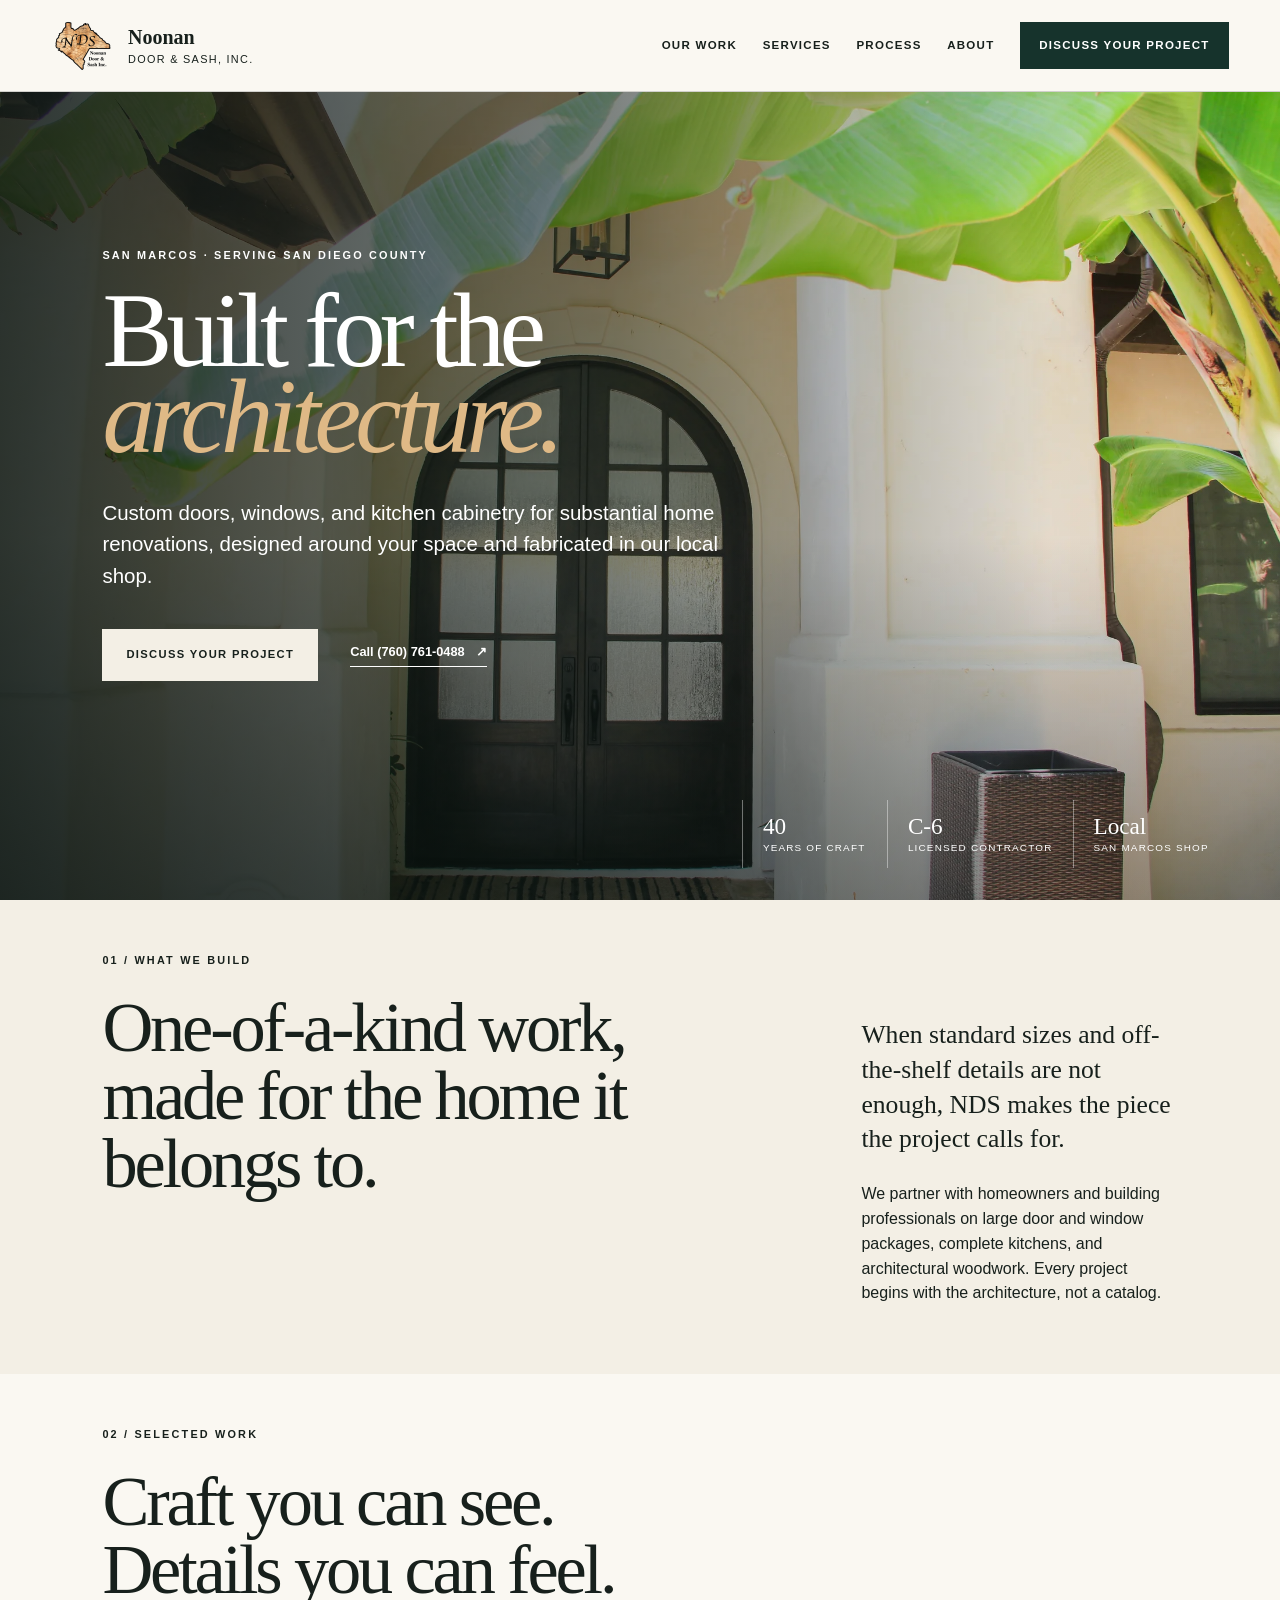
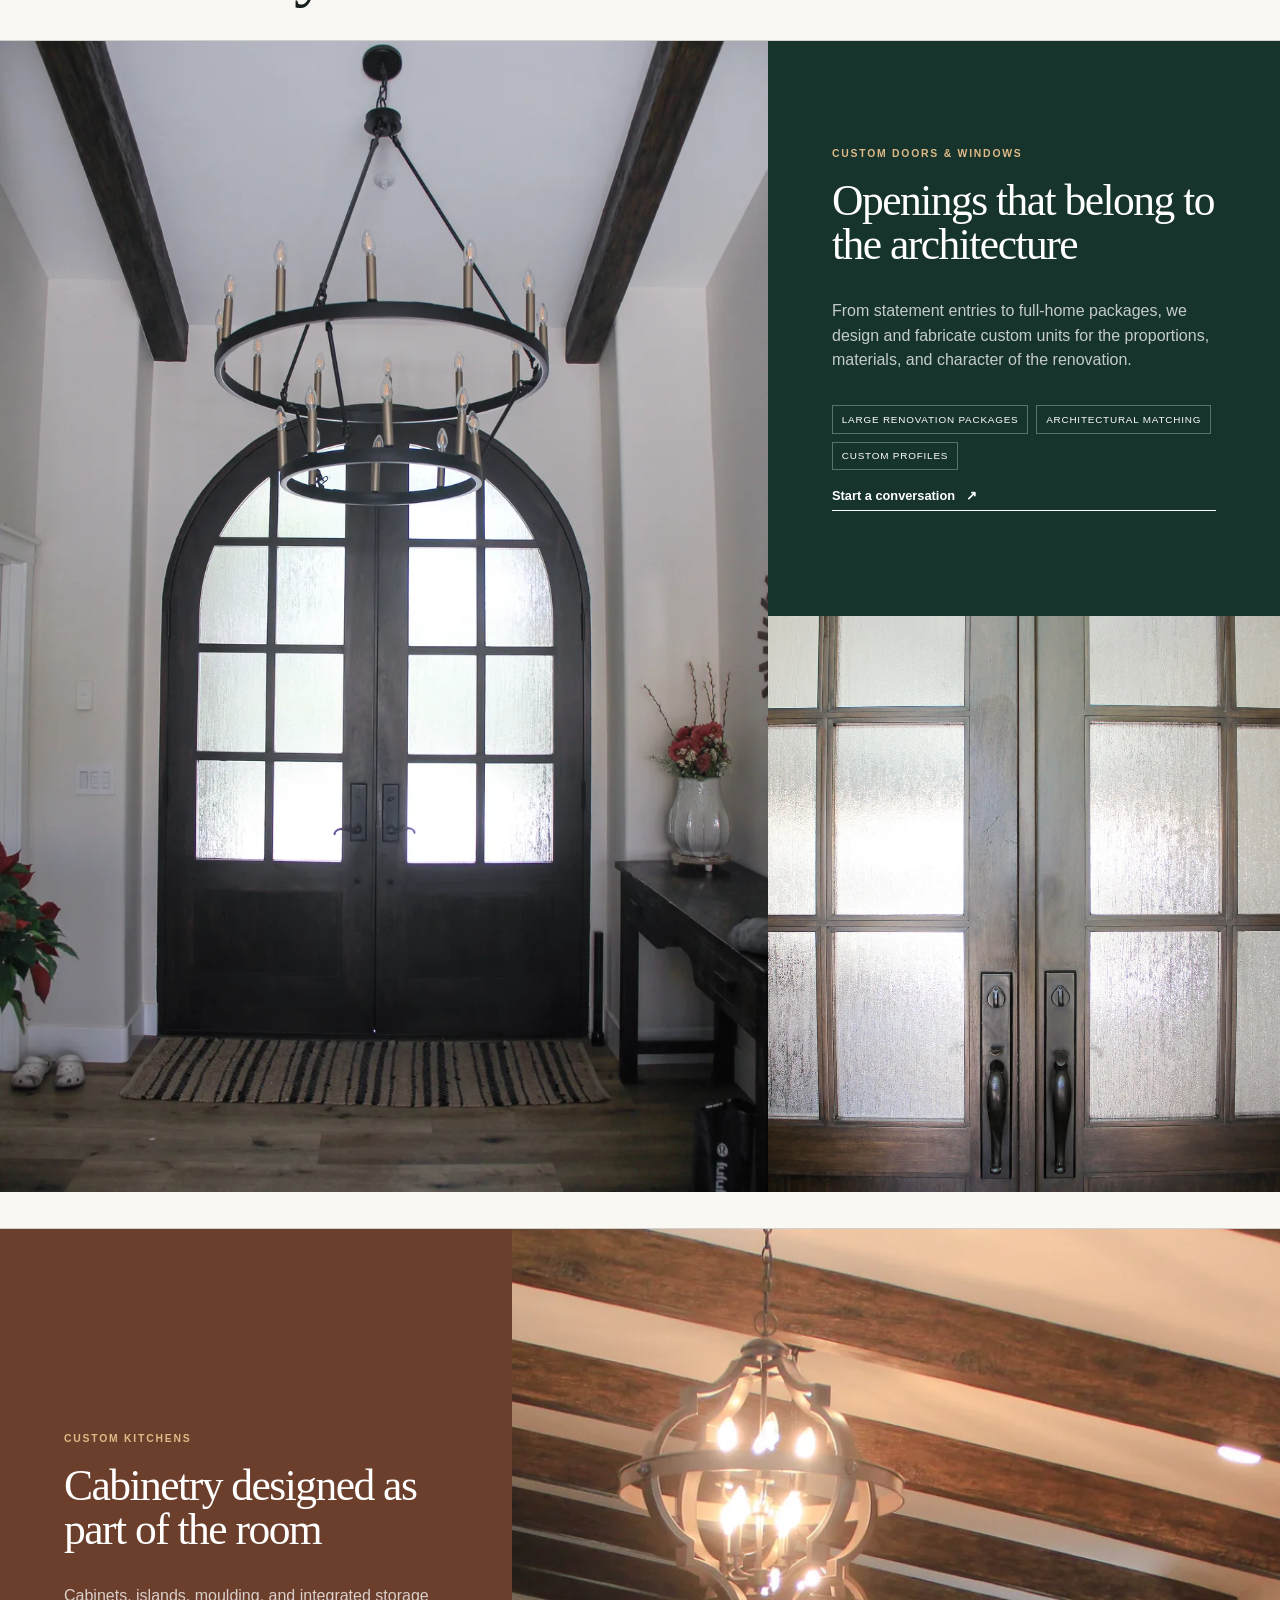
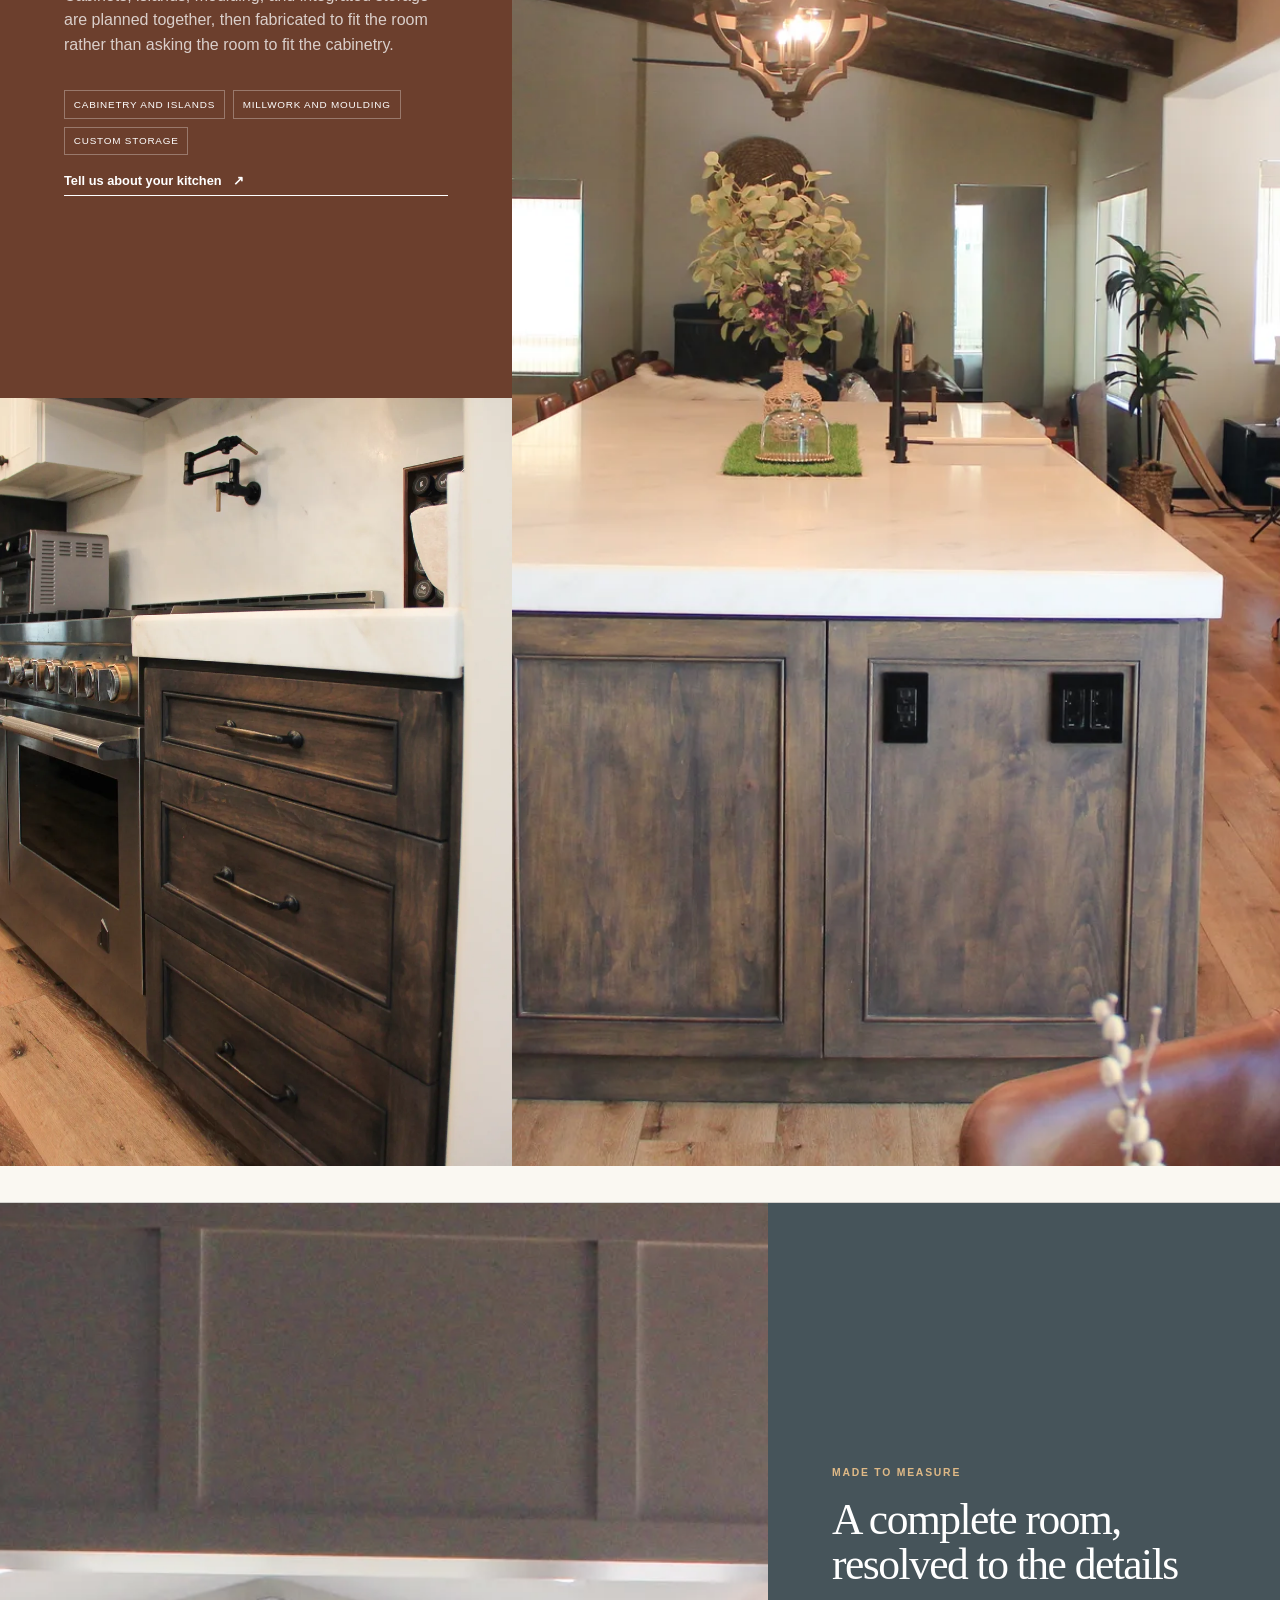
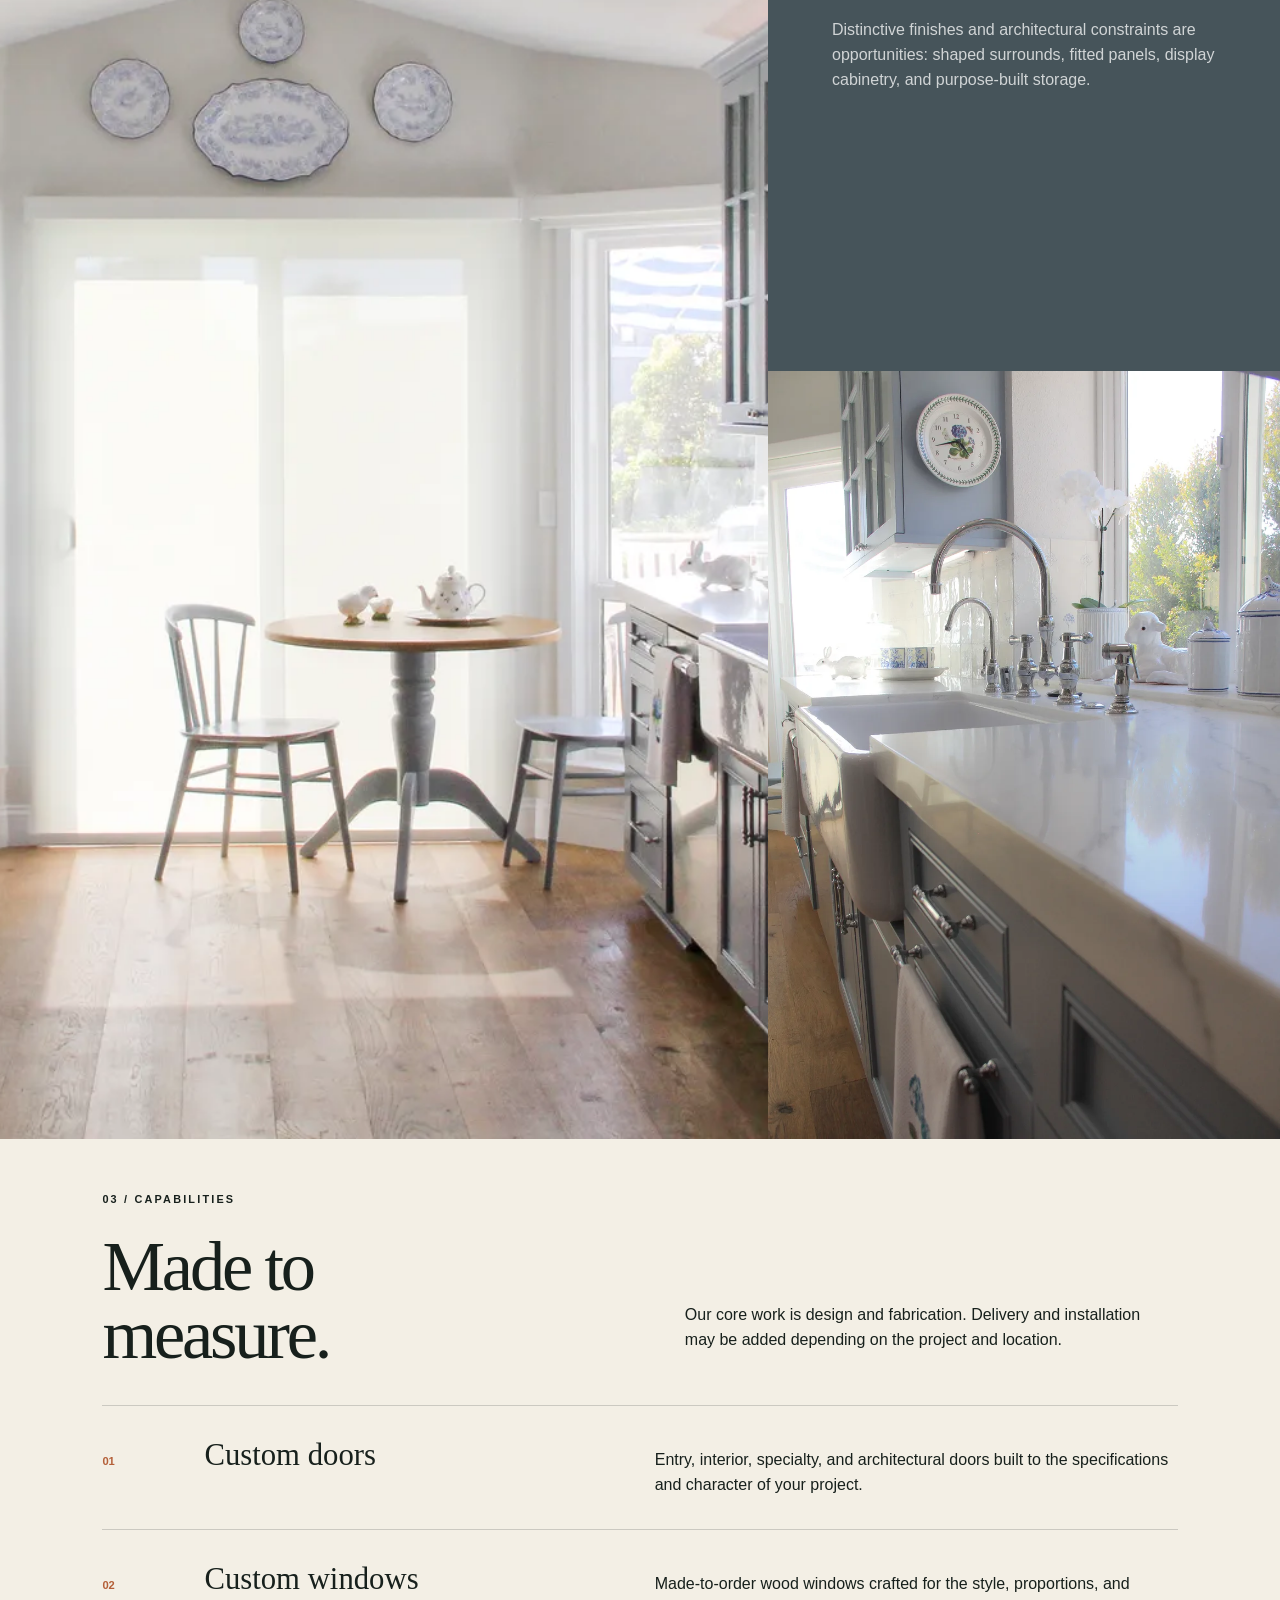
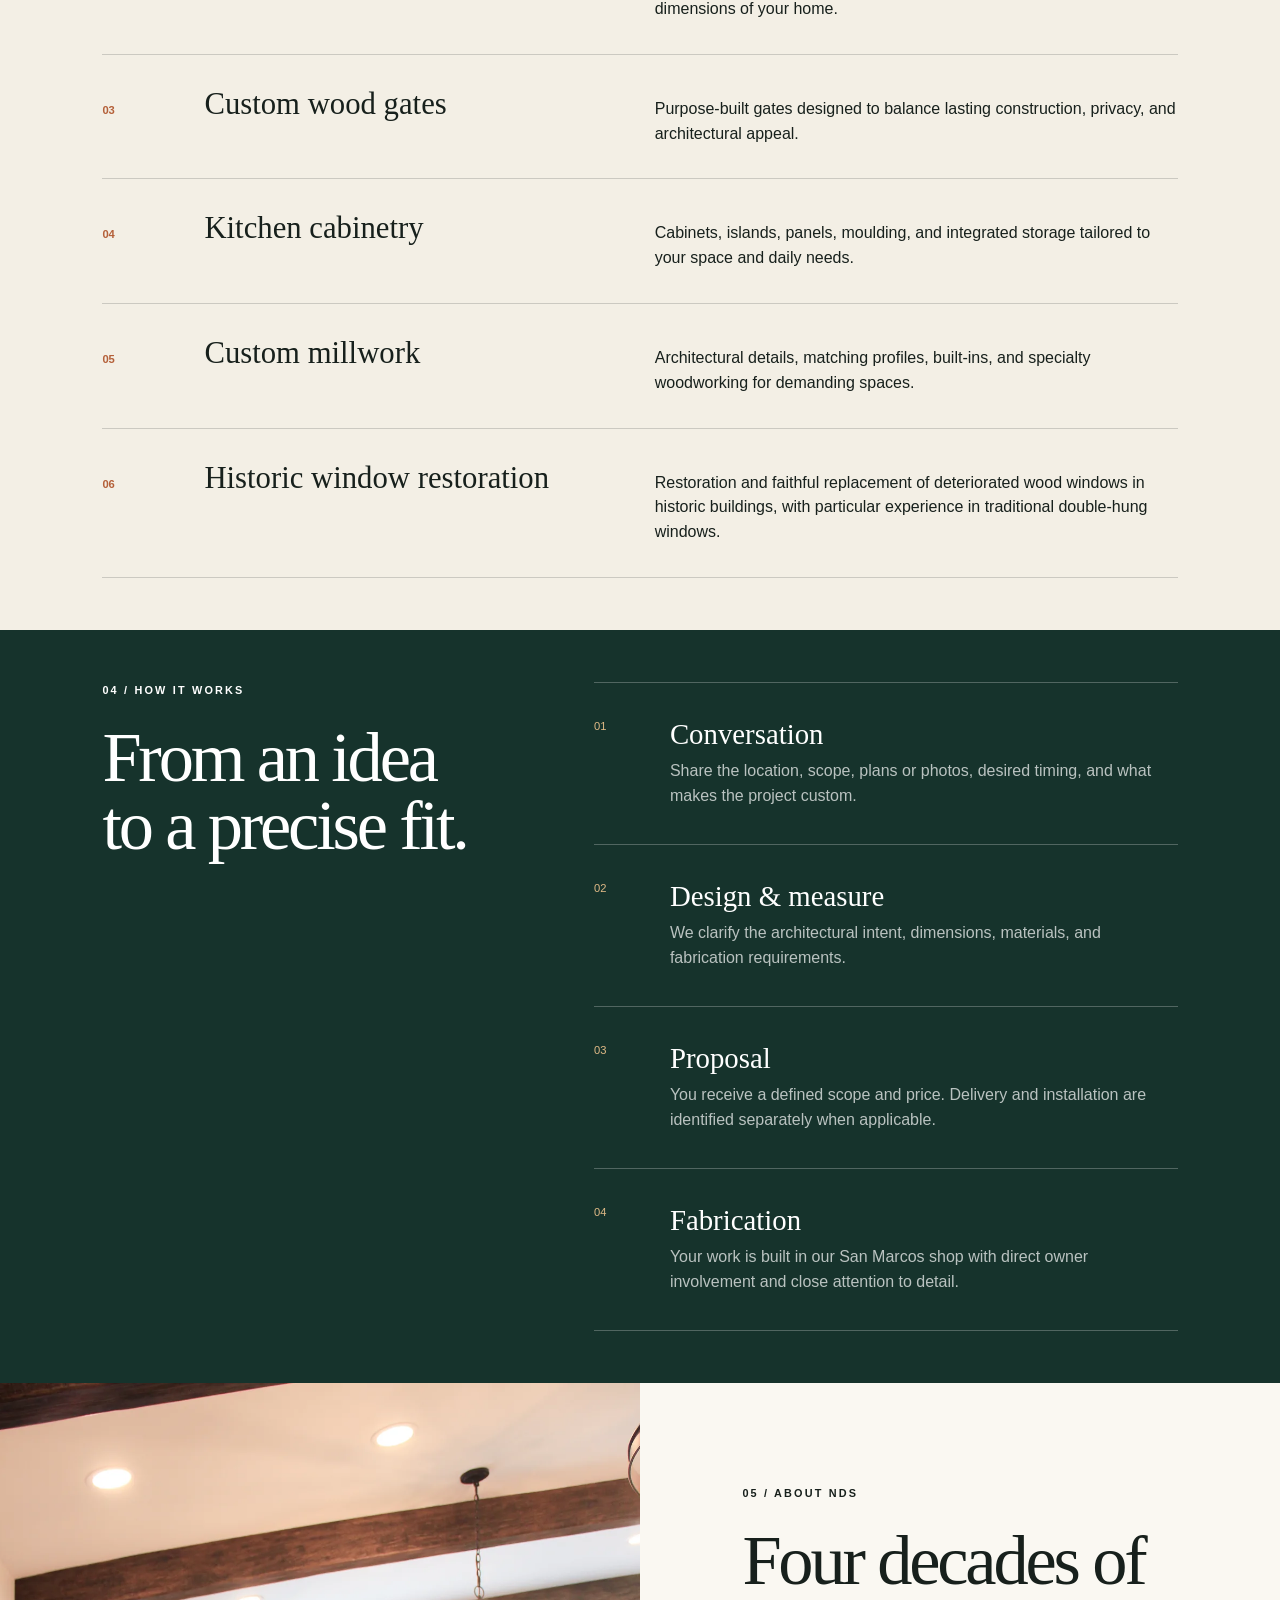
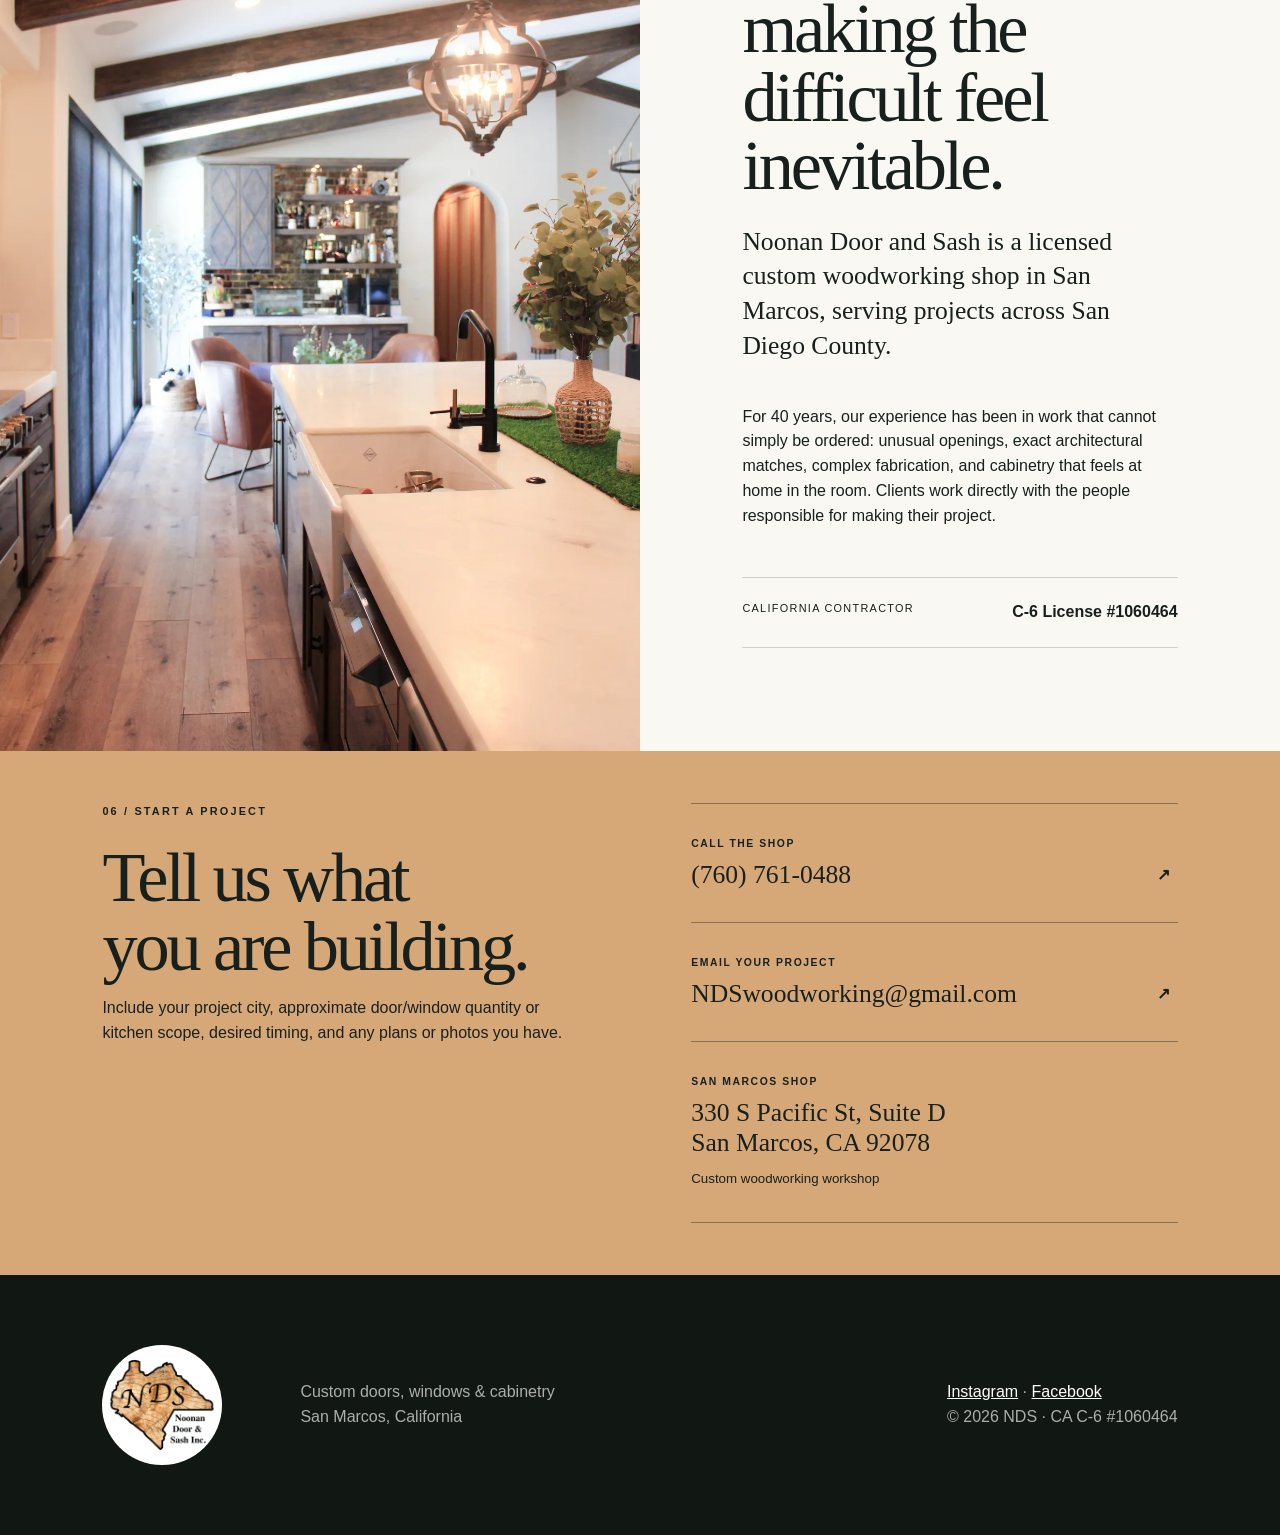
<file: index.html>
<!doctype html>
<html lang="en">
<head>
  <meta charset="utf-8"><meta name="viewport" content="width=device-width,initial-scale=1">
  <title>Custom Doors, Windows &amp; Cabinetry | Noonan Door &amp; Sash</title>
  <meta name="description" content="Custom doors, windows, kitchen cabinetry and architectural woodwork for major renovations across San Diego County. Designed and fabricated in San Marcos.">
  <meta name="theme-color" content="#16332c"><meta property="og:title" content="Noonan Door &amp; Sash | Built for the Architecture"><meta property="og:description" content="Custom doors, windows and kitchen cabinetry, designed and fabricated in San Marcos for San Diego County homes."><meta property="og:image" content="https://ndswoodworking.com/images/refresh/arched-entry.webp">
  <link rel="canonical" href="https://ndswoodworking.com/"><link rel="icon" href="images/refresh/nds-logo.png"><link rel="stylesheet" href="css/refresh.css">
  <script type="application/ld+json">{"@context":"https://schema.org","@type":"GeneralContractor","name":"Noonan Door and Sash, Inc.","url":"https://ndswoodworking.com/","telephone":"+1-760-761-0488","email":"NDSwoodworking@gmail.com","address":{"@type":"PostalAddress","streetAddress":"330 S Pacific St, Suite D","addressLocality":"San Marcos","addressRegion":"CA","postalCode":"92078","addressCountry":"US"},"areaServed":"San Diego County, California","sameAs":["https://www.facebook.com/ndswoodworking/","https://www.instagram.com/ndswoodworking/"]}</script>
</head>
<body>
  <a class="skip-link" href="#main">Skip to content</a>
  <header class="site-header"><a class="brand" href="#top"><img src="images/refresh/nds-logo.png" alt="" width="68" height="68"><span><strong>Noonan</strong><small>Door &amp; Sash, Inc.</small></span></a><button class="menu-toggle" type="button" aria-expanded="false" aria-controls="site-nav" data-menu-toggle><span></span><span></span><span></span><i>Menu</i></button><nav id="site-nav" class="site-nav" aria-label="Main navigation" data-nav><a href="#work">Our Work</a><a href="#services">Services</a><a href="#process">Process</a><a href="#about">About</a><a class="nav-cta" href="#contact">Discuss your project</a></nav></header>
  <main id="main">
    <section class="hero" id="top"><img class="hero-image" src="images/refresh/arched-entry.webp" alt="Custom black arched entry door with divided glass panes"><div class="hero-shade"></div><div class="hero-content"><p class="eyebrow">San Marcos · Serving San Diego County</p><h1>Built for the<br><em>architecture.</em></h1><p class="hero-copy">Custom doors, windows, and kitchen cabinetry for substantial home renovations, designed around your space and fabricated in our local shop.</p><div class="hero-actions"><a class="button" href="#contact">Discuss your project</a><a class="text-link light" href="tel:+17607610488">Call (760) 761-0488 <span>↗</span></a></div></div><div class="hero-proof"><span><strong>40</strong> years of craft</span><span><strong>C-6</strong> licensed contractor</span><span><strong>Local</strong> San Marcos shop</span></div></section>
    <section class="intro section-pad"><p class="section-number">01 / What we build</p><div class="intro-grid"><h2>One-of-a-kind work,<br>made for the home it belongs to.</h2><div><p class="lede">When standard sizes and off-the-shelf details are not enough, NDS makes the piece the project calls for.</p><p>We partner with homeowners and building professionals on large door and window packages, complete kitchens, and architectural woodwork. Every project begins with the architecture, not a catalog.</p></div></div></section>
    <section class="work" id="work"><div class="work-heading section-pad"><p class="section-number">02 / Selected work</p><h2>Craft you can see.<br>Details you can feel.</h2></div>
      <article class="project"><div class="project-image tall"><img src="images/refresh/arched-door-interior.webp" alt="Interior view of a custom arched entry door" loading="lazy"></div><div class="project-copy"><span class="project-type">Custom doors &amp; windows</span><h3>Openings that belong to the architecture</h3><p>From statement entries to full-home packages, we design and fabricate custom units for the proportions, materials, and character of the renovation.</p><ul><li>Large renovation packages</li><li>Architectural matching</li><li>Custom profiles</li></ul><a class="text-link" href="#contact">Start a conversation <span>↗</span></a></div><div class="project-image detail"><img src="images/refresh/door-detail.webp" alt="Detail of custom wood double doors and hardware" loading="lazy"></div></article>
      <article class="project reverse"><div class="project-image tall"><img src="images/refresh/warm-kitchen.webp" alt="Warm custom kitchen with large island and dark wood cabinetry" loading="lazy"></div><div class="project-copy"><span class="project-type">Custom kitchens</span><h3>Cabinetry designed as part of the room</h3><p>Cabinets, islands, moulding, and integrated storage are planned together, then fabricated to fit the room rather than asking the room to fit the cabinetry.</p><ul><li>Cabinetry and islands</li><li>Millwork and moulding</li><li>Custom storage</li></ul><a class="text-link" href="#contact">Tell us about your kitchen <span>↗</span></a></div><div class="project-image detail"><img src="images/refresh/cabinet-detail.webp" alt="Dark wood inset drawers beside a range" loading="lazy"></div></article>
      <article class="project blue"><div class="project-image tall"><img src="images/refresh/blue-kitchen-long.webp" alt="Blue-gray custom kitchen with an arched opening" loading="lazy"></div><div class="project-copy"><span class="project-type">Made to measure</span><h3>A complete room, resolved to the details</h3><p>Distinctive finishes and architectural constraints are opportunities: shaped surrounds, fitted panels, display cabinetry, and purpose-built storage.</p></div><div class="project-image detail"><img src="images/refresh/sink-detail.webp" alt="Blue-gray cabinetry and farmhouse sink detail" loading="lazy"></div></article>
    </section>
    <section class="services section-pad" id="services"><div class="services-intro"><p class="section-number">03 / Capabilities</p><h2>Made to<br>measure.</h2><p>Our core work is design and fabrication. Delivery and installation may be added depending on the project and location.</p></div><div class="service-list"><article><span>01</span><h3>Custom doors</h3><p>Entry, interior, specialty, and architectural doors built to the specifications and character of your project.</p></article><article><span>02</span><h3>Custom windows</h3><p>Made-to-order wood windows crafted for the style, proportions, and dimensions of your home.</p></article><article><span>03</span><h3>Custom wood gates</h3><p>Purpose-built gates designed to balance lasting construction, privacy, and architectural appeal.</p></article><article><span>04</span><h3>Kitchen cabinetry</h3><p>Cabinets, islands, panels, moulding, and integrated storage tailored to your space and daily needs.</p></article><article><span>05</span><h3>Custom millwork</h3><p>Architectural details, matching profiles, built-ins, and specialty woodworking for demanding spaces.</p></article><article><span>06</span><h3>Historic window restoration</h3><p>Restoration and faithful replacement of deteriorated wood windows in historic buildings, with particular experience in traditional double-hung windows.</p></article></div></section>
    <section class="process section-pad" id="process"><div><p class="section-number">04 / How it works</p><h2>From an idea<br>to a precise fit.</h2></div><ol class="steps"><li><span>01</span><div><h3>Conversation</h3><p>Share the location, scope, plans or photos, desired timing, and what makes the project custom.</p></div></li><li><span>02</span><div><h3>Design &amp; measure</h3><p>We clarify the architectural intent, dimensions, materials, and fabrication requirements.</p></div></li><li><span>03</span><div><h3>Proposal</h3><p>You receive a defined scope and price. Delivery and installation are identified separately when applicable.</p></div></li><li><span>04</span><div><h3>Fabrication</h3><p>Your work is built in our San Marcos shop with direct owner involvement and close attention to detail.</p></div></li></ol></section>
    <section class="about" id="about"><div class="about-image"><img src="images/refresh/kitchen-wide.webp" alt="Custom kitchen cabinetry by Noonan Door and Sash" loading="lazy"></div><div class="about-copy"><p class="section-number">05 / About NDS</p><h2>Four decades of making the difficult feel inevitable.</h2><p class="lede">Noonan Door and Sash is a licensed custom woodworking shop in San Marcos, serving projects across San Diego County.</p><p>For 40 years, our experience has been in work that cannot simply be ordered: unusual openings, exact architectural matches, complex fabrication, and cabinetry that feels at home in the room. Clients work directly with the people responsible for making their project.</p><div class="license"><span>California contractor</span><strong>C-6 License #1060464</strong></div></div></section>
    <section class="contact section-pad" id="contact"><div><p class="section-number">06 / Start a project</p><h2>Tell us what<br>you are building.</h2><p>Include your project city, approximate door/window quantity or kitchen scope, desired timing, and any plans or photos you have.</p></div><div class="contact-options"><a href="tel:+17607610488"><span>Call the shop</span><strong>(760) 761-0488</strong><b>↗</b></a><a href="mailto:NDSwoodworking@gmail.com?subject=Project inquiry"><span>Email your project</span><strong>NDSwoodworking@gmail.com</strong><b>↗</b></a><div><span>San Marcos shop</span><strong>330 S Pacific St, Suite D<br>San Marcos, CA 92078</strong><small>Custom woodworking workshop</small></div></div></section>
  </main>
  <footer><img src="images/refresh/nds-logo.png" alt="Noonan Door and Sash, Inc."><p>Custom doors, windows &amp; cabinetry<br>San Marcos, California</p><p><a href="https://www.instagram.com/ndswoodworking/">Instagram</a> · <a href="https://www.facebook.com/ndswoodworking/">Facebook</a><br>© <span data-year></span> NDS · CA C-6 #1060464</p></footer>
  <script src="js/refresh.js"></script>
</body></html>
</file>
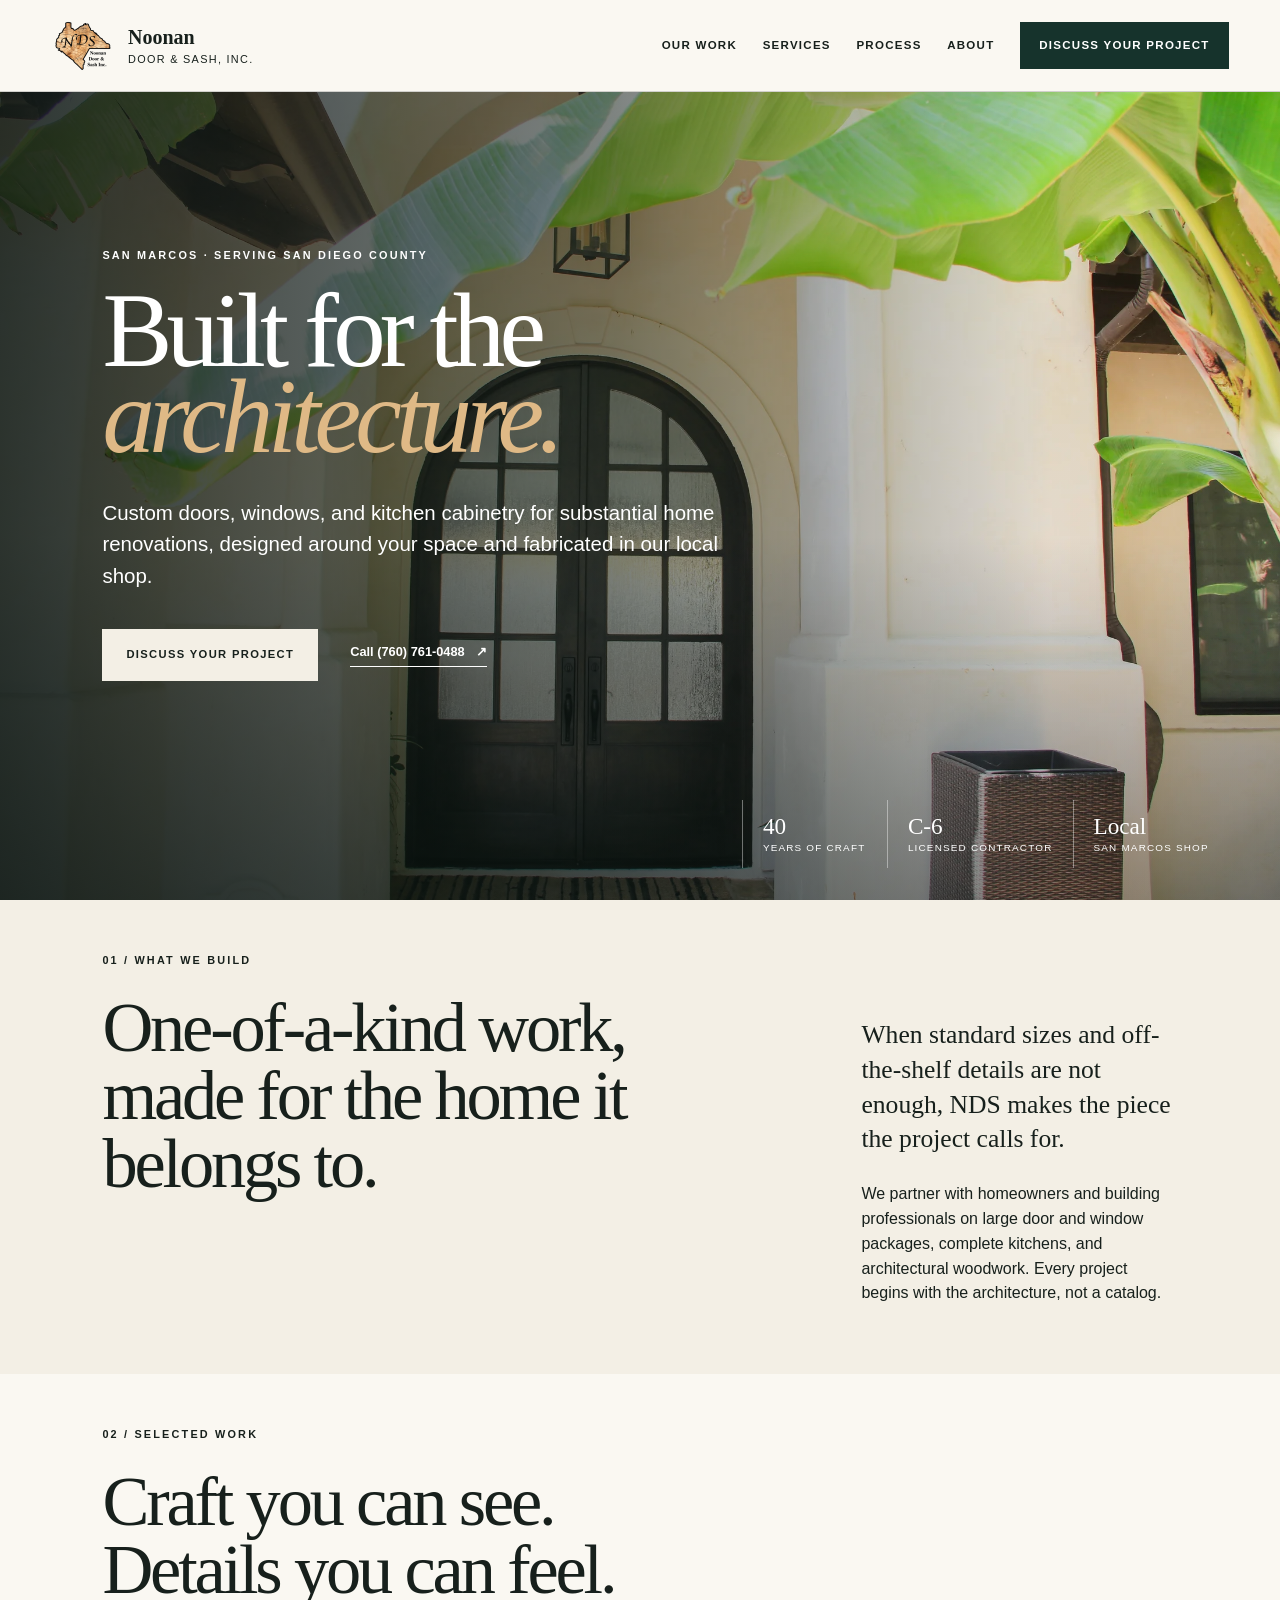
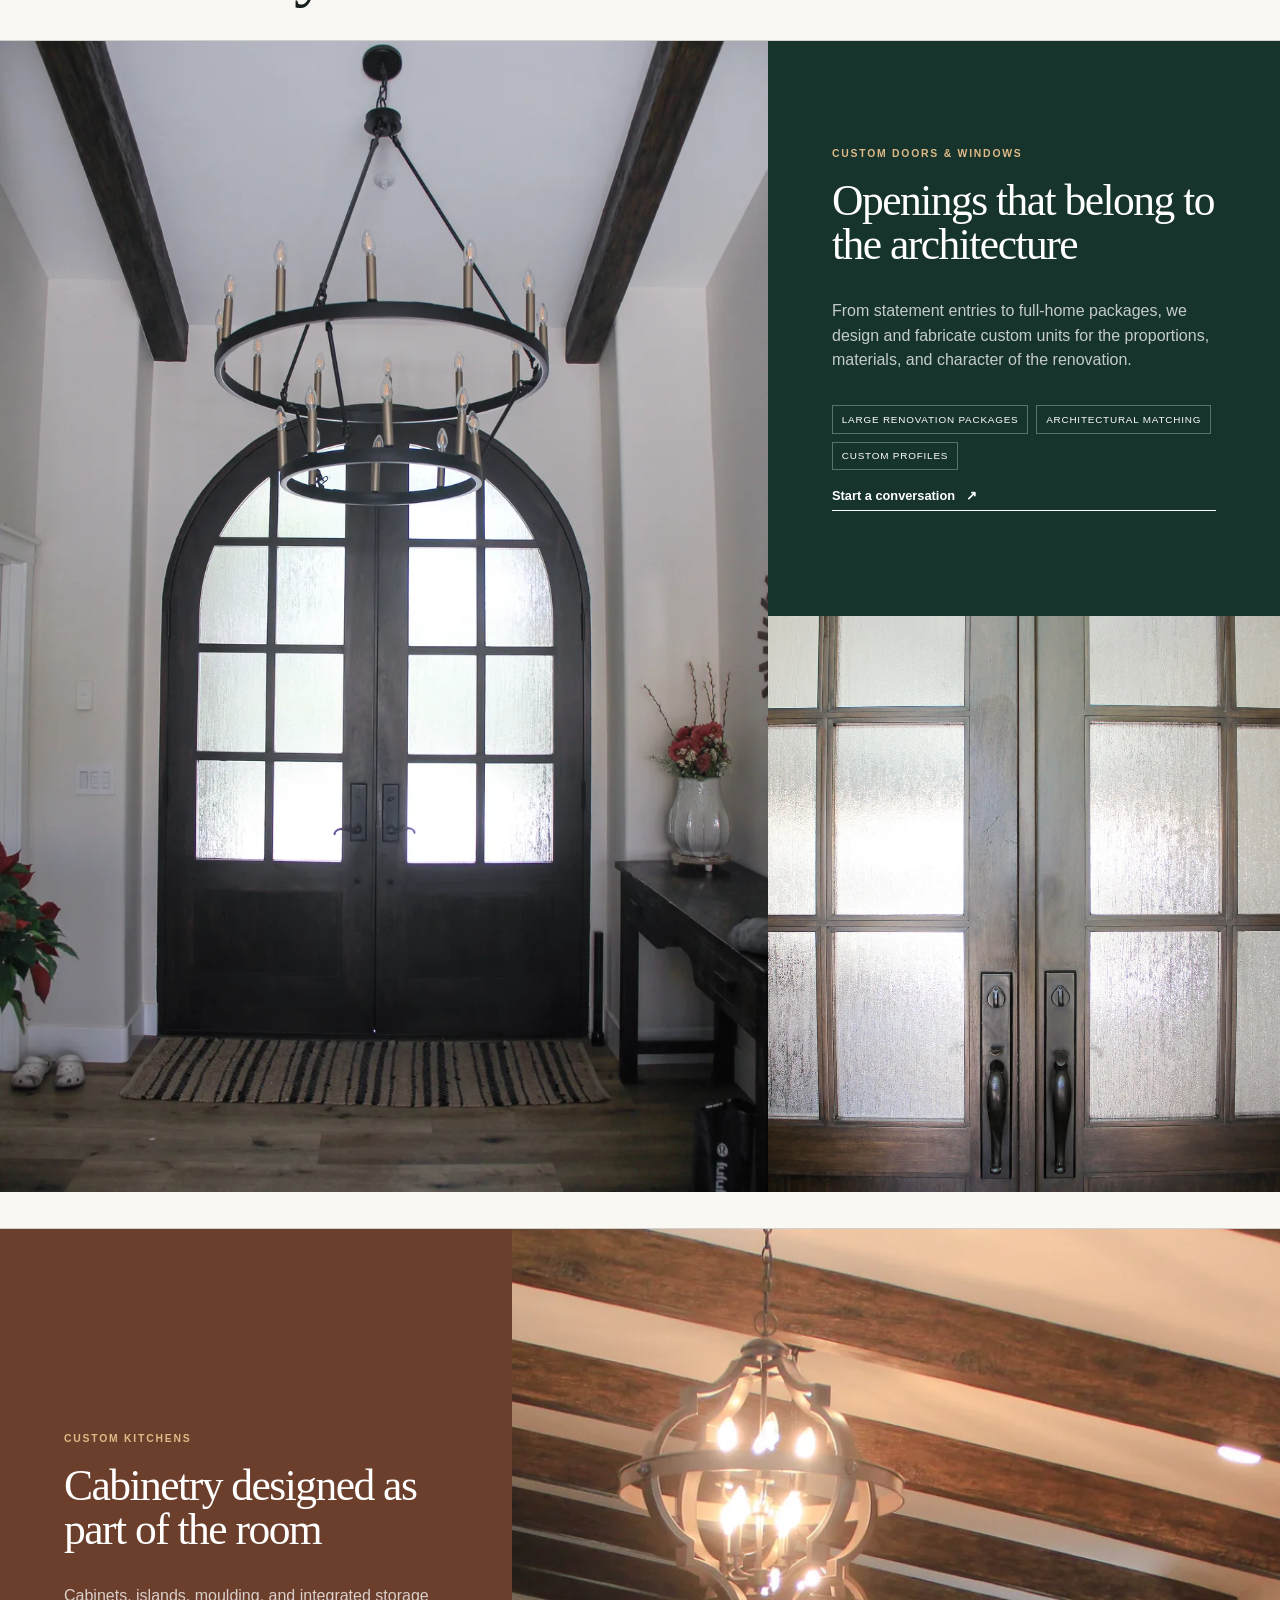
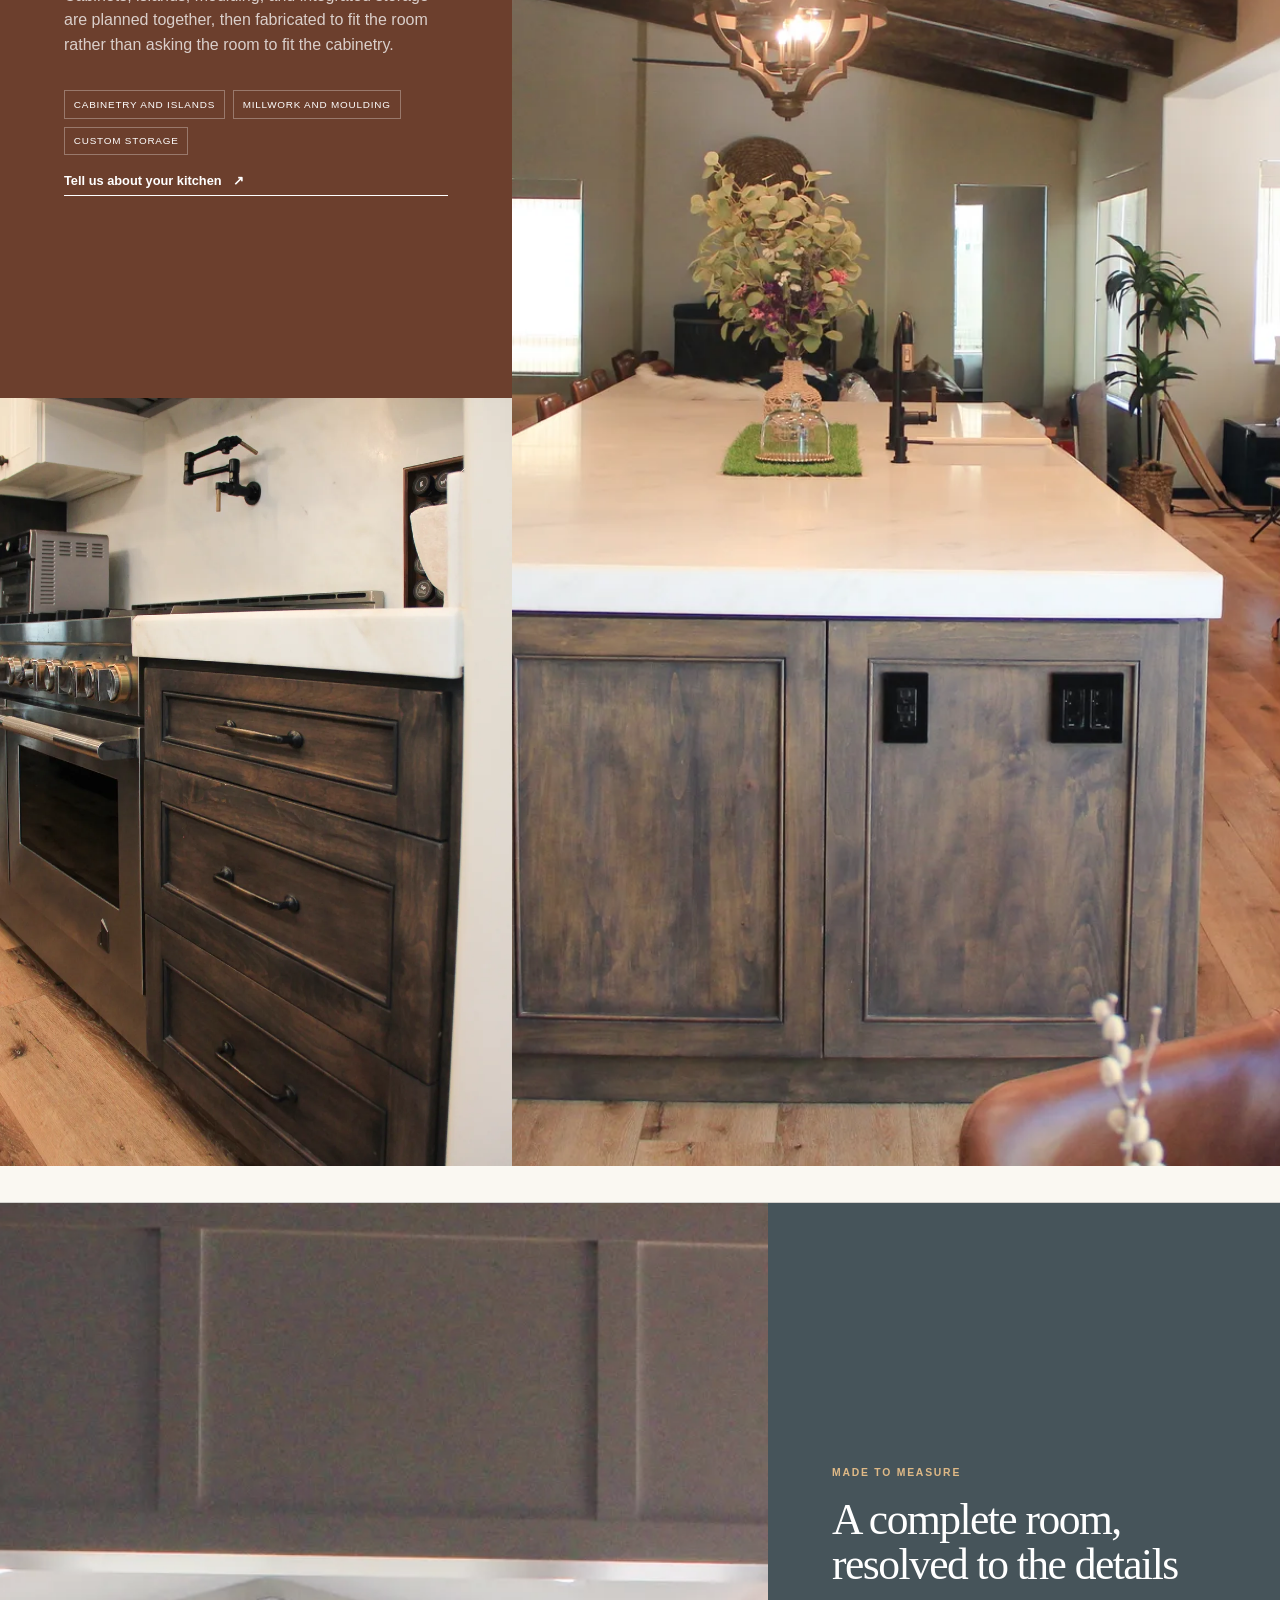
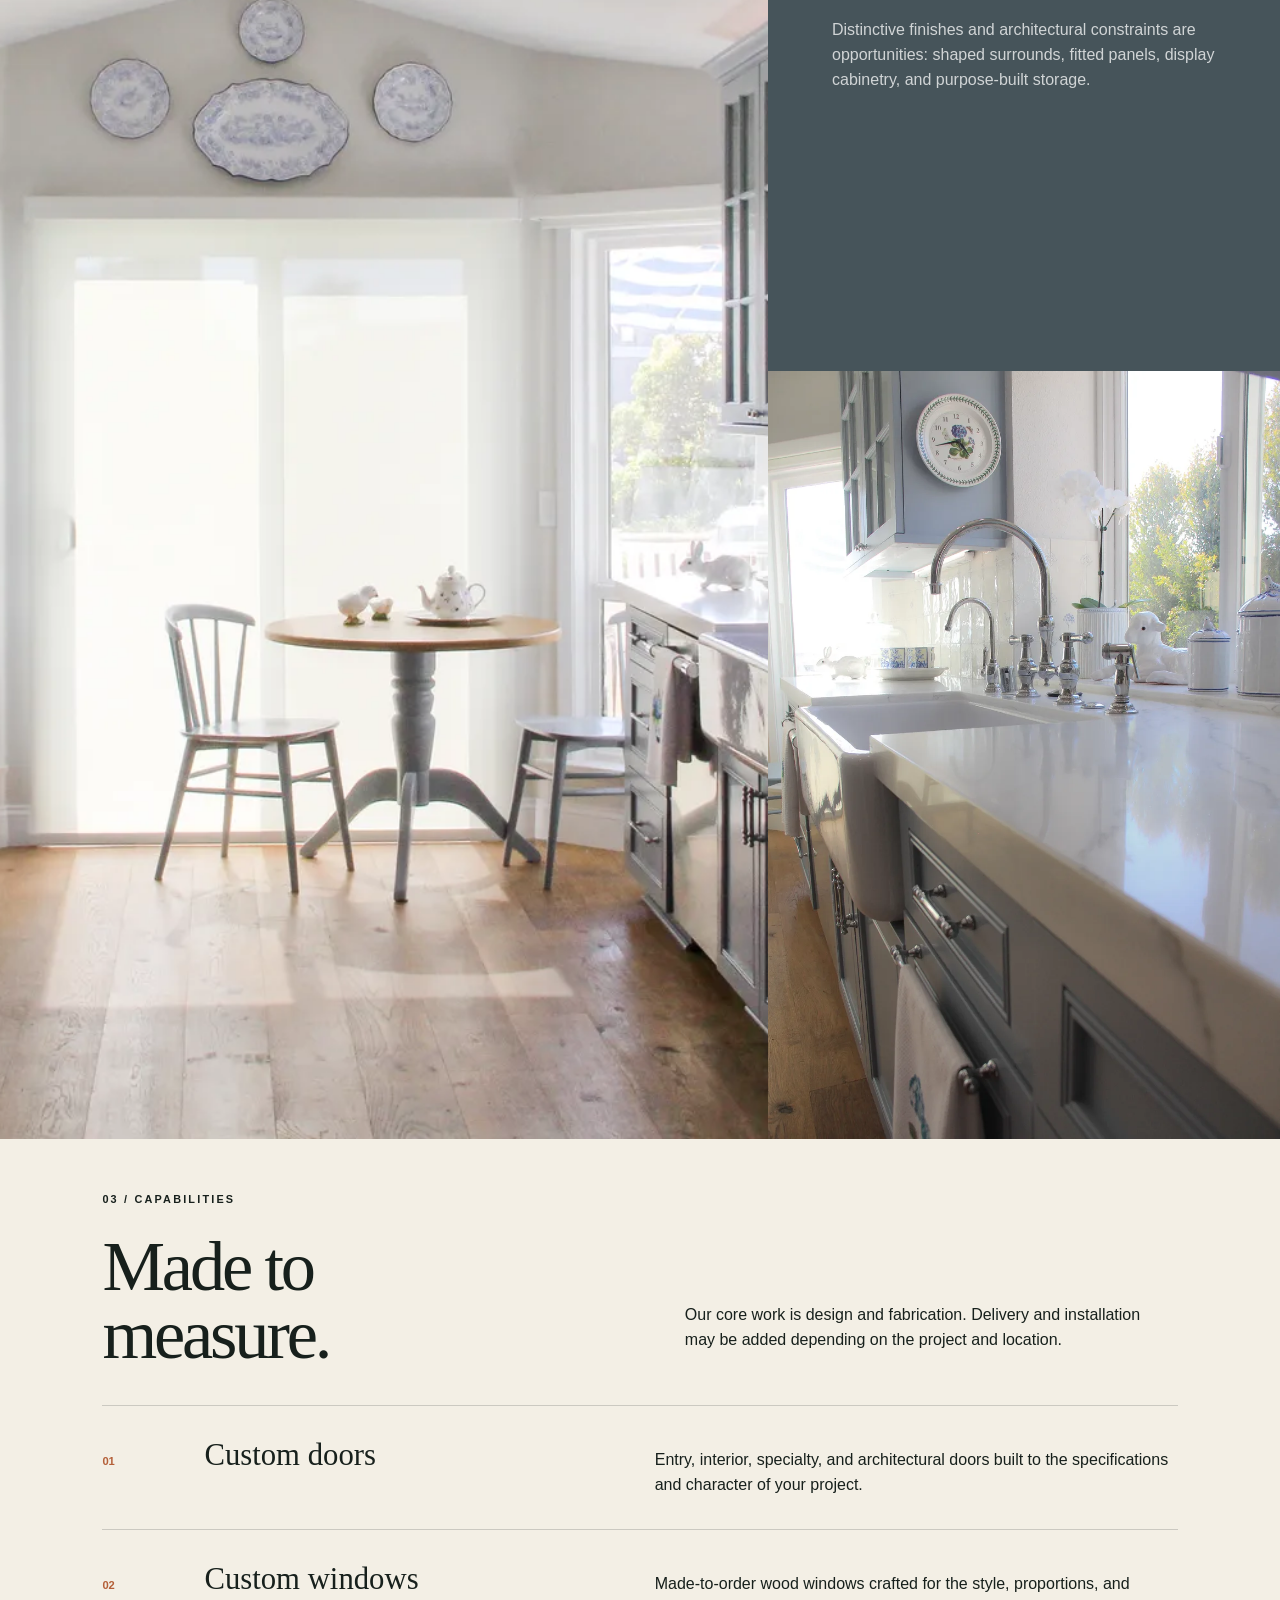
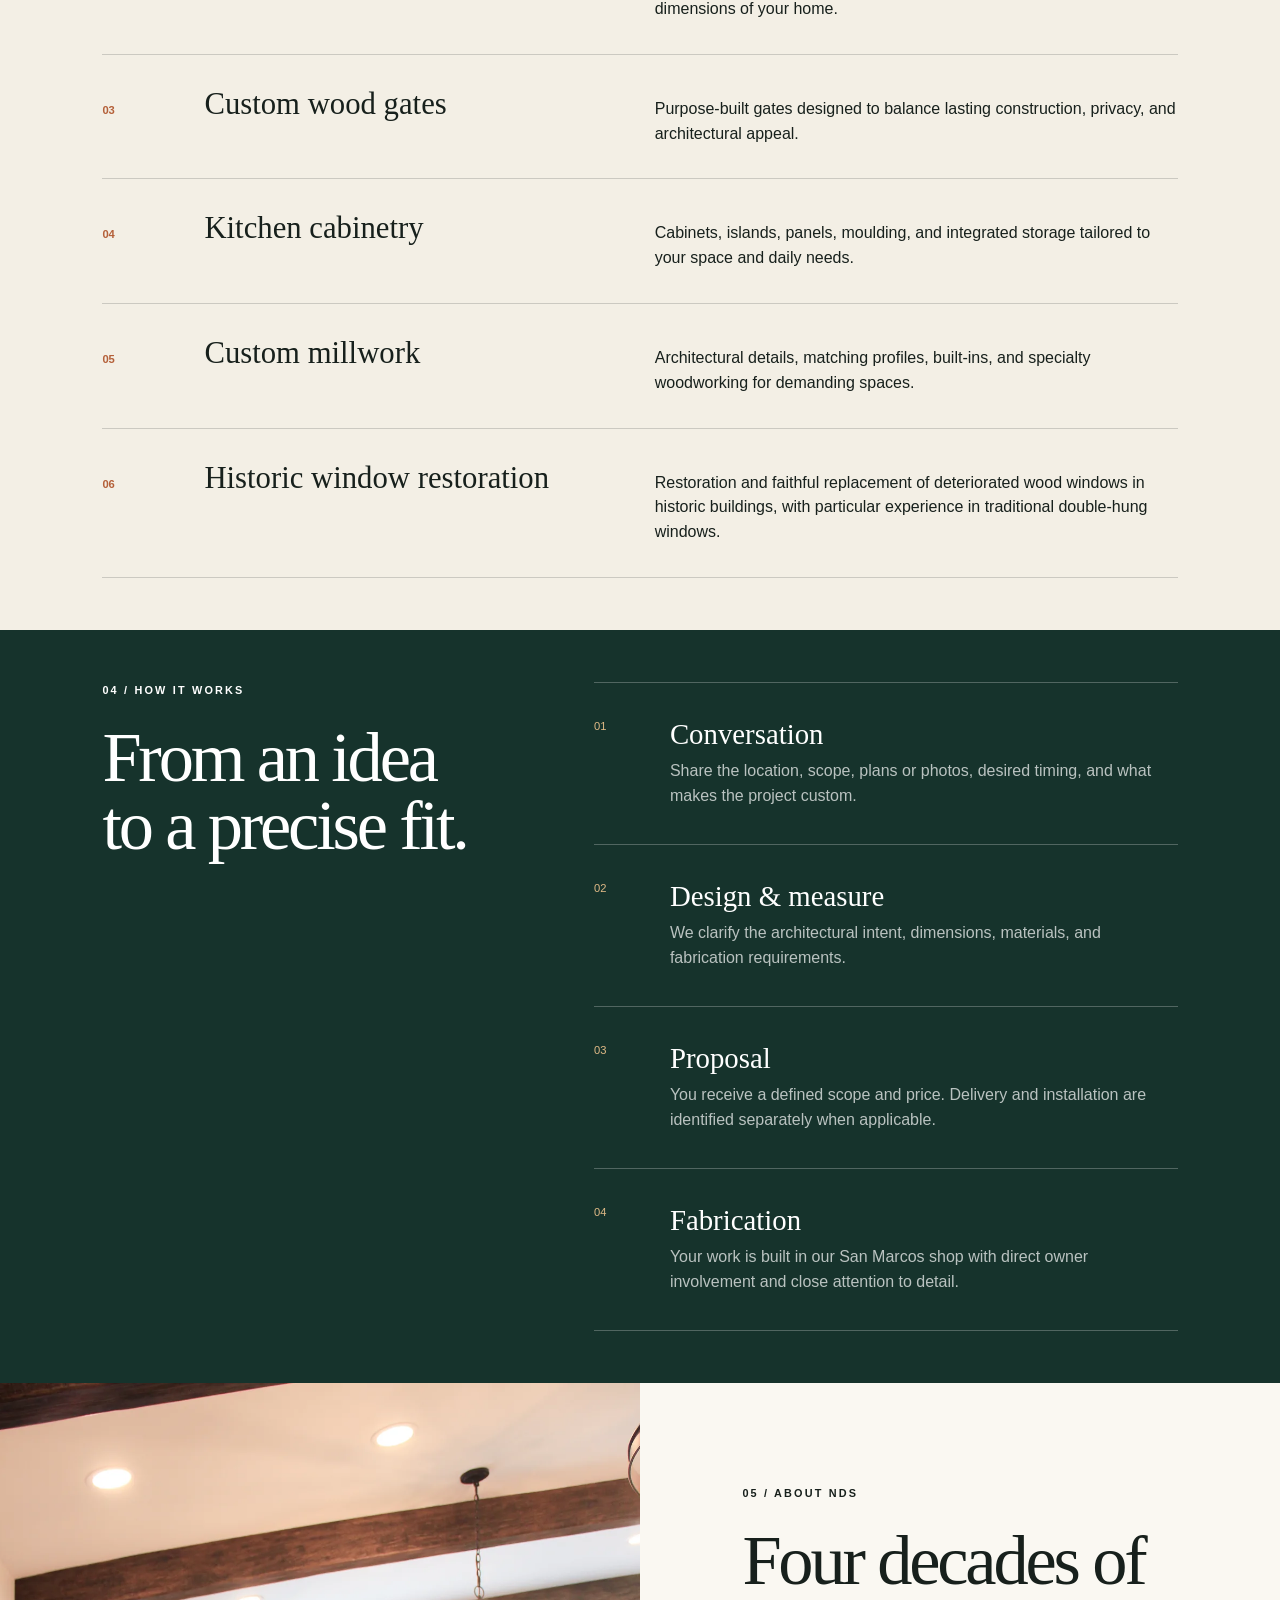
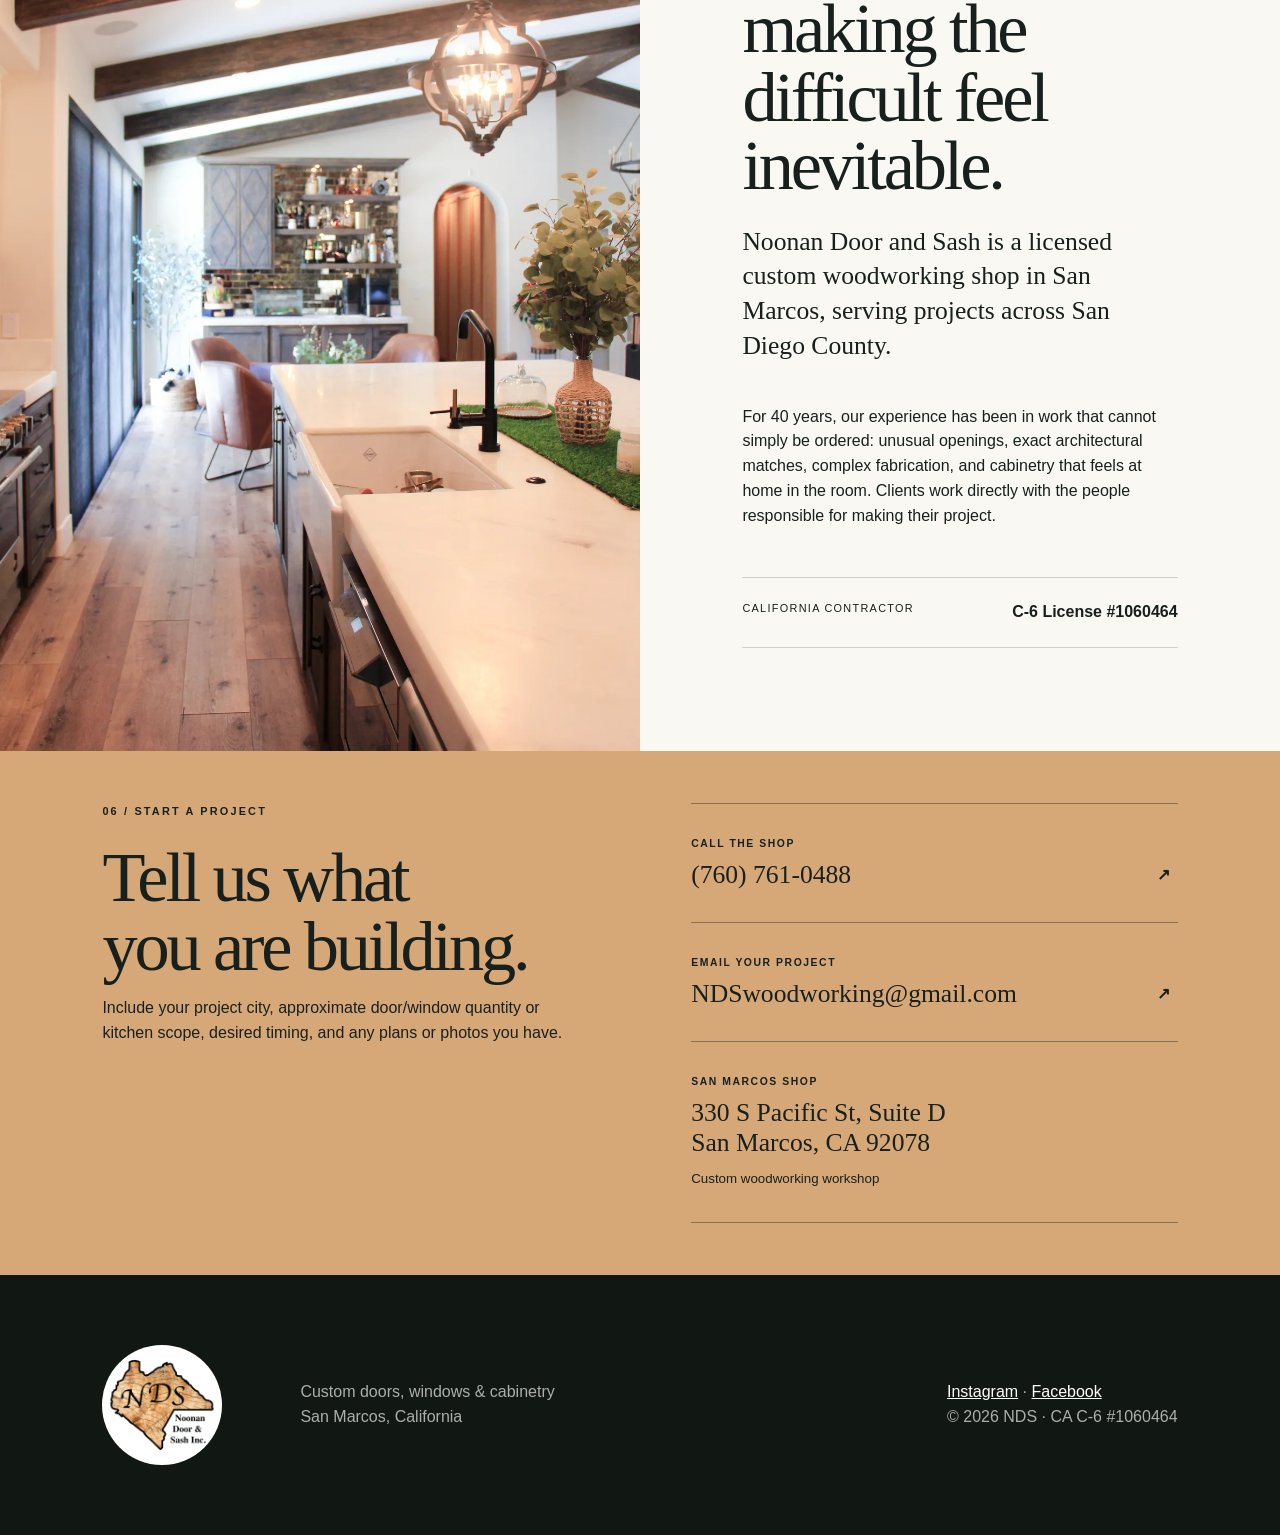
<file: about.html>
<!doctype html><html lang="en"><head><meta charset="utf-8"><meta name="viewport" content="width=device-width,initial-scale=1"><meta http-equiv="refresh" content="0;url=index.html#about"><link rel="canonical" href="https://ndswoodworking.com/#about"><title>About | Noonan Door &amp; Sash</title><script>location.replace('index.html#about')</script></head><body><p><a href="index.html#about">Continue to About Noonan Door &amp; Sash</a></p></body></html>
</file>
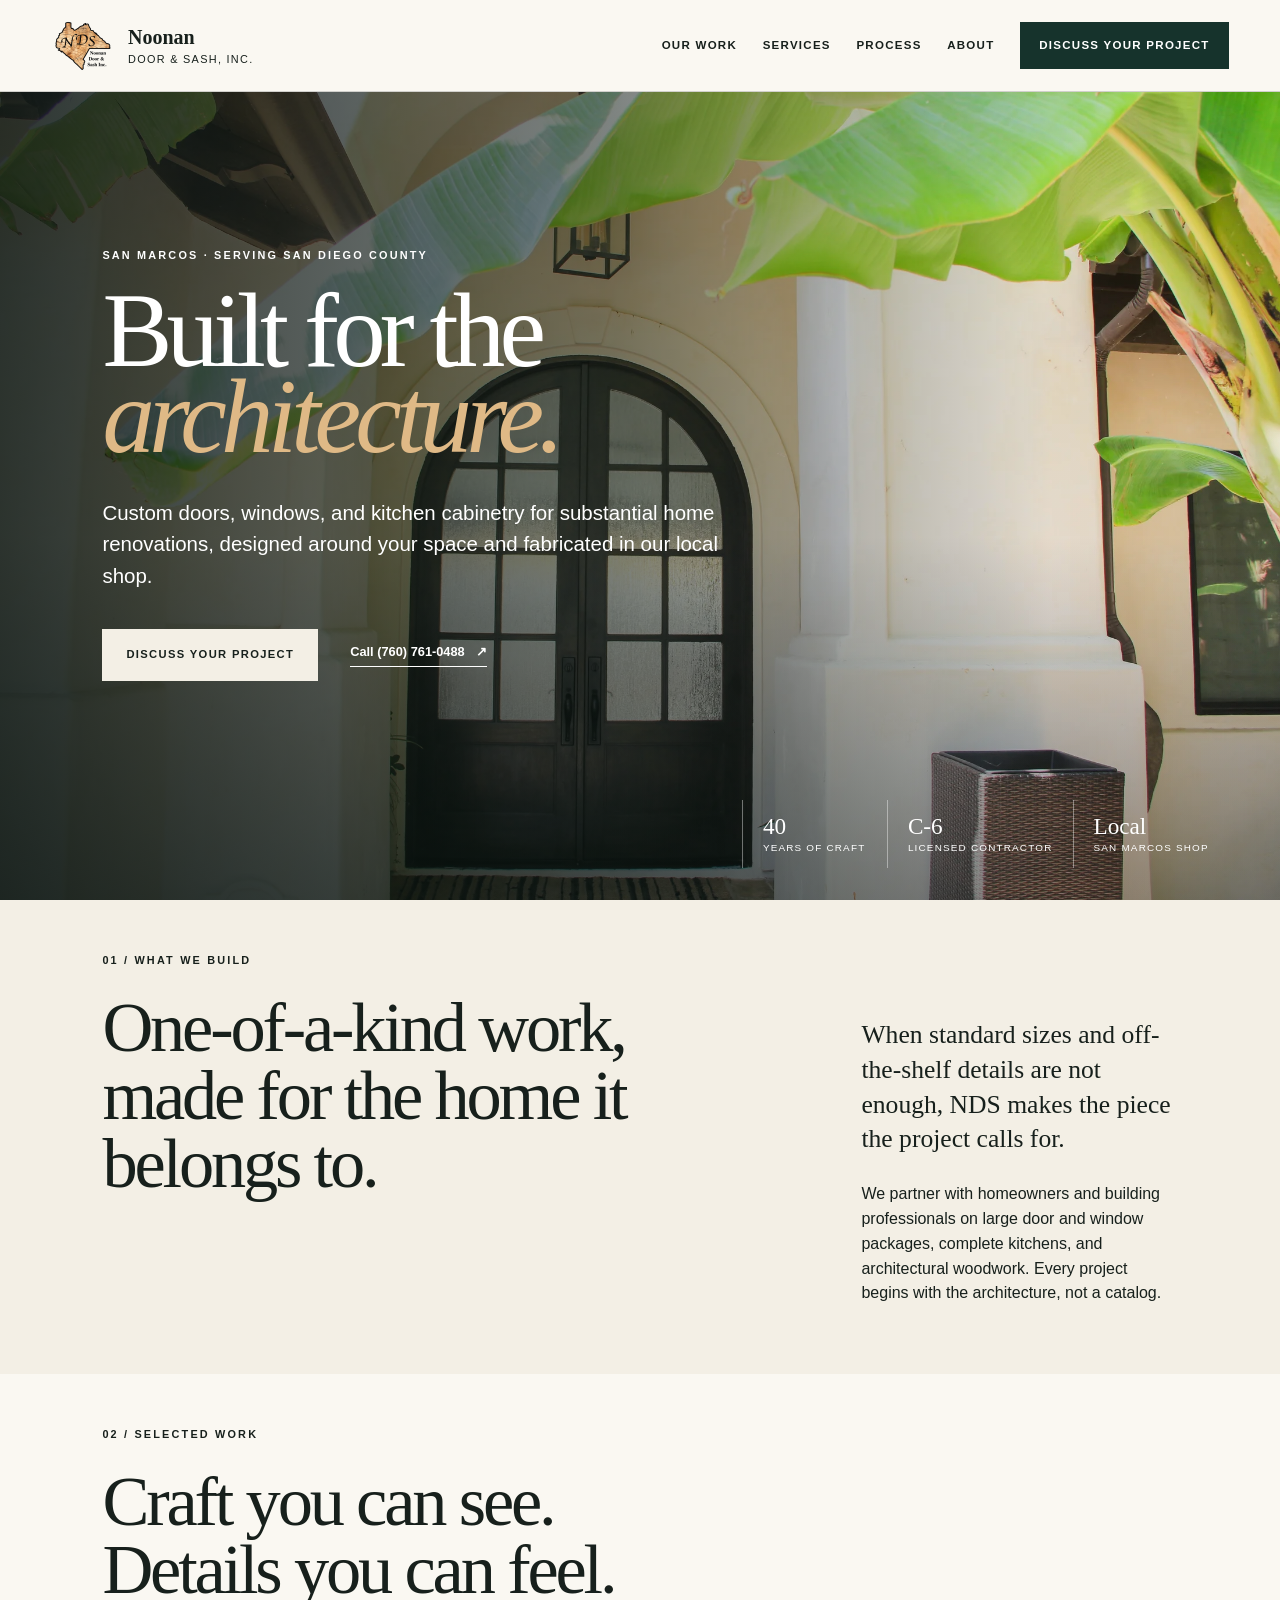
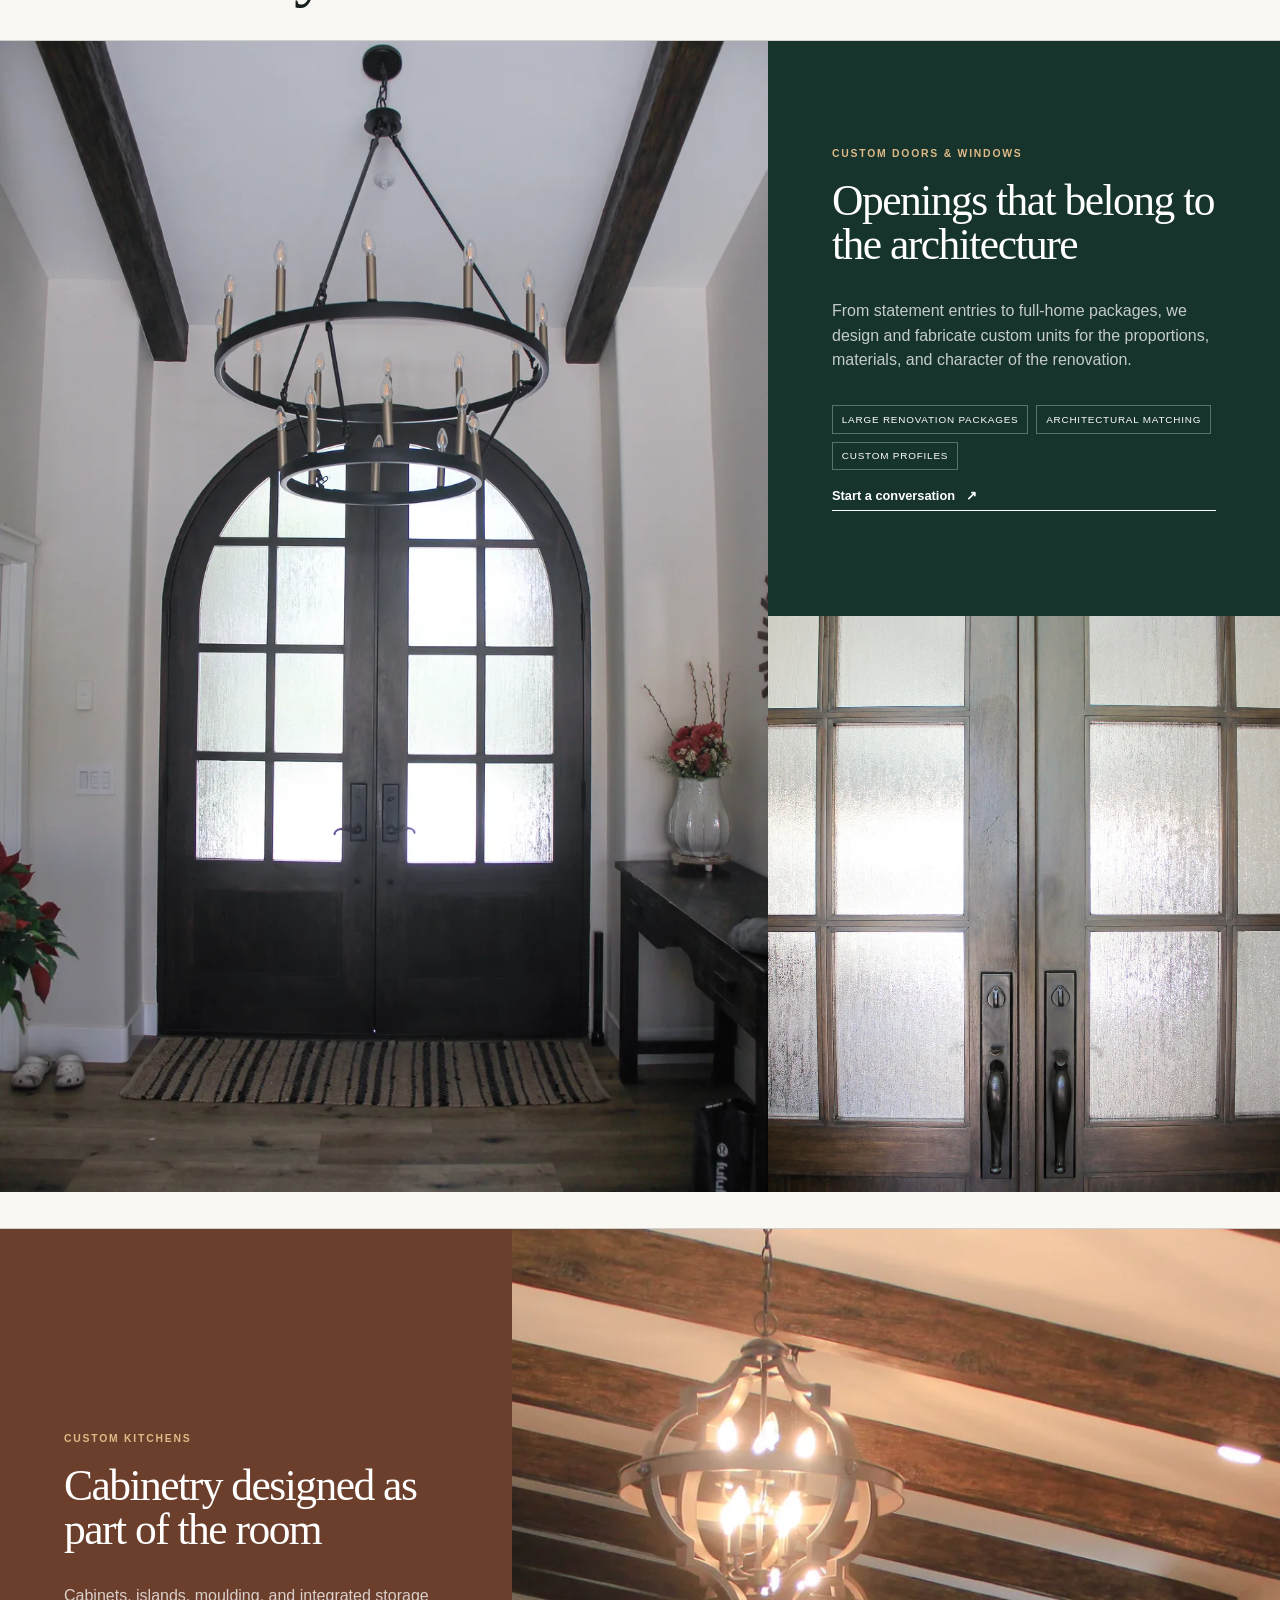
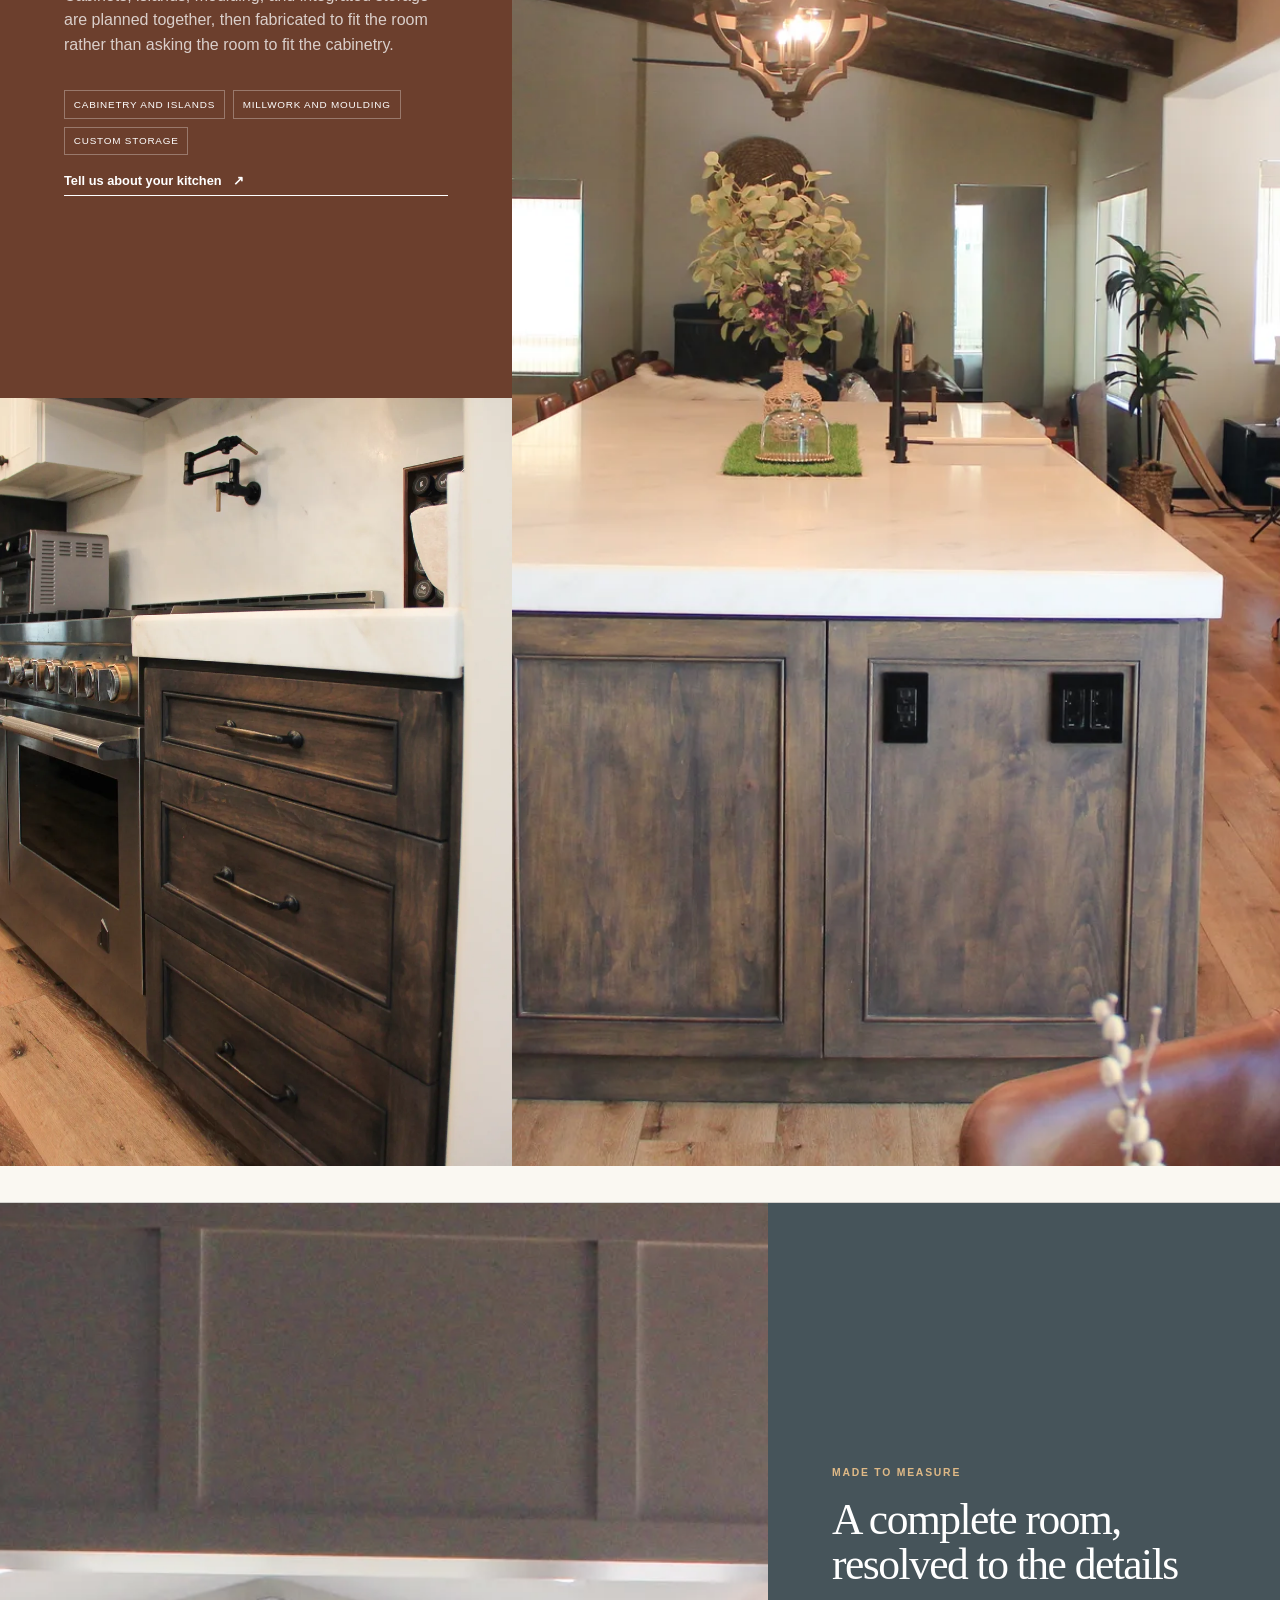
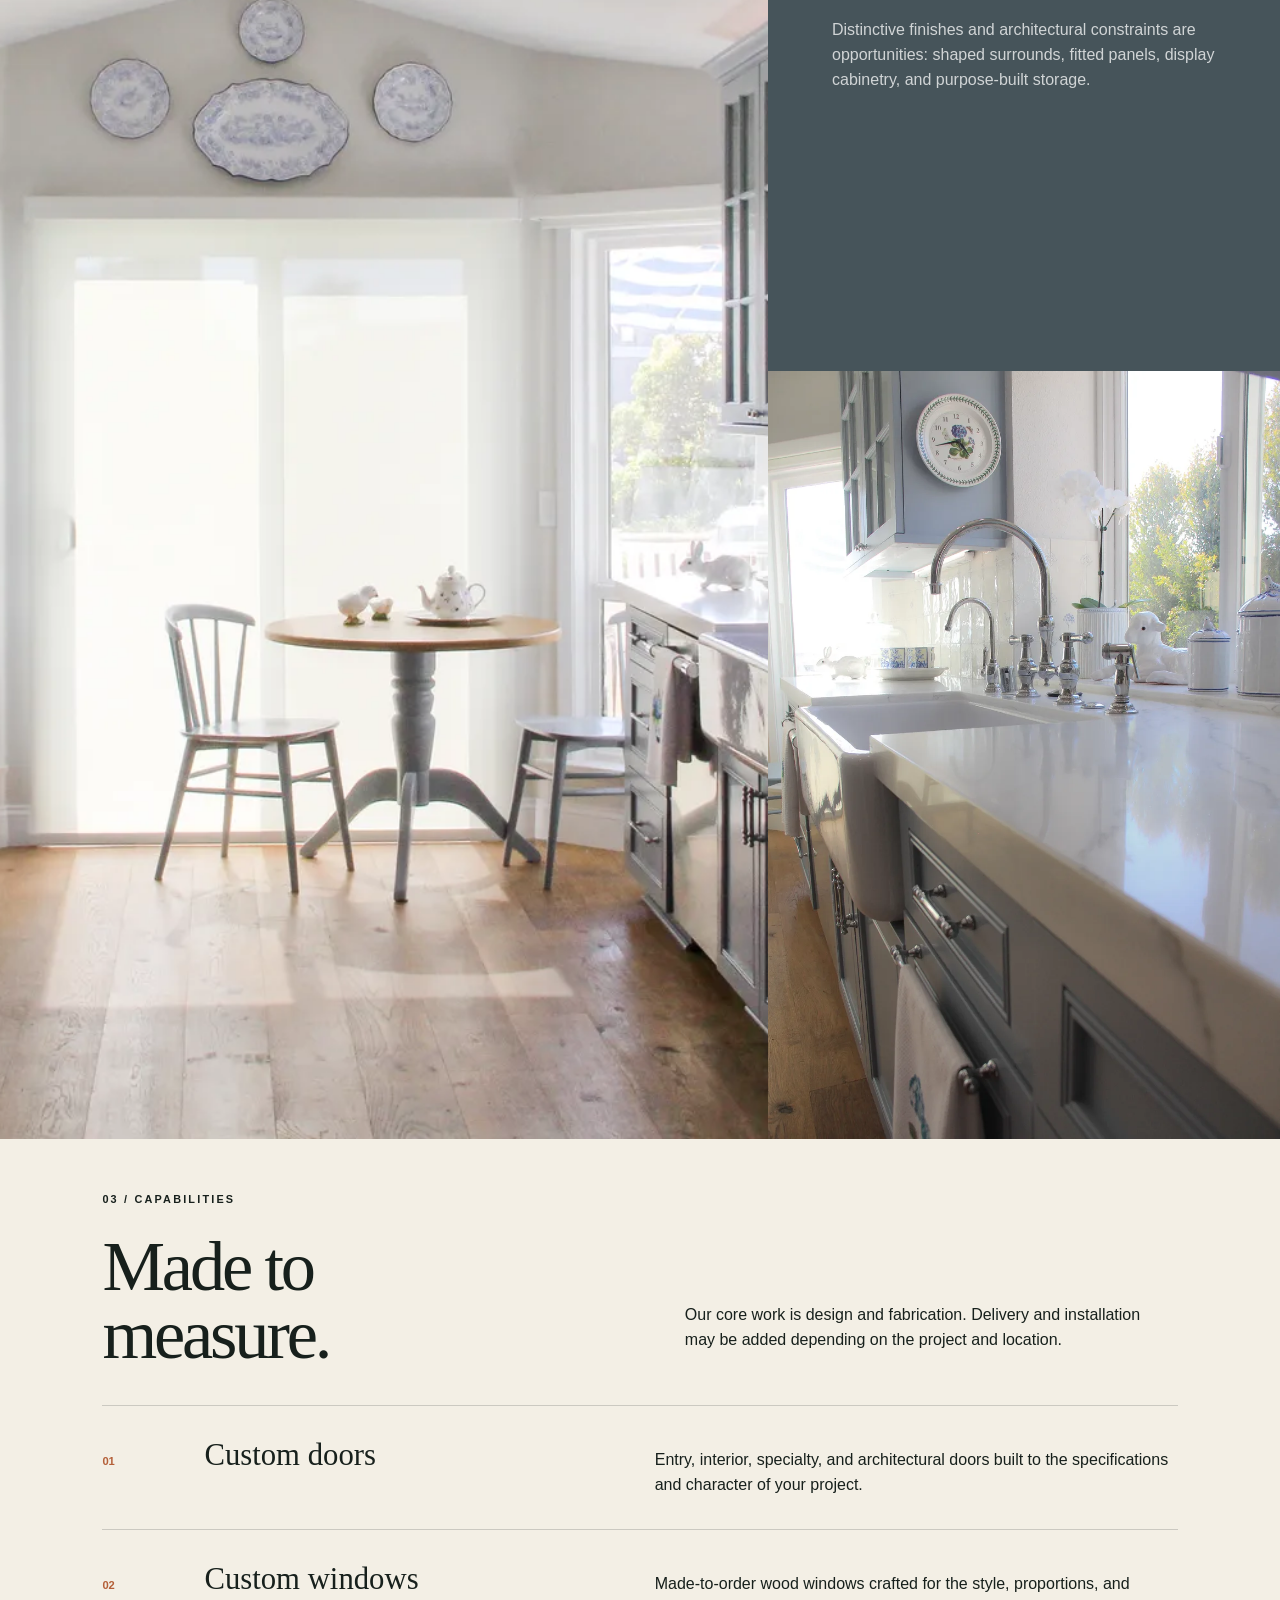
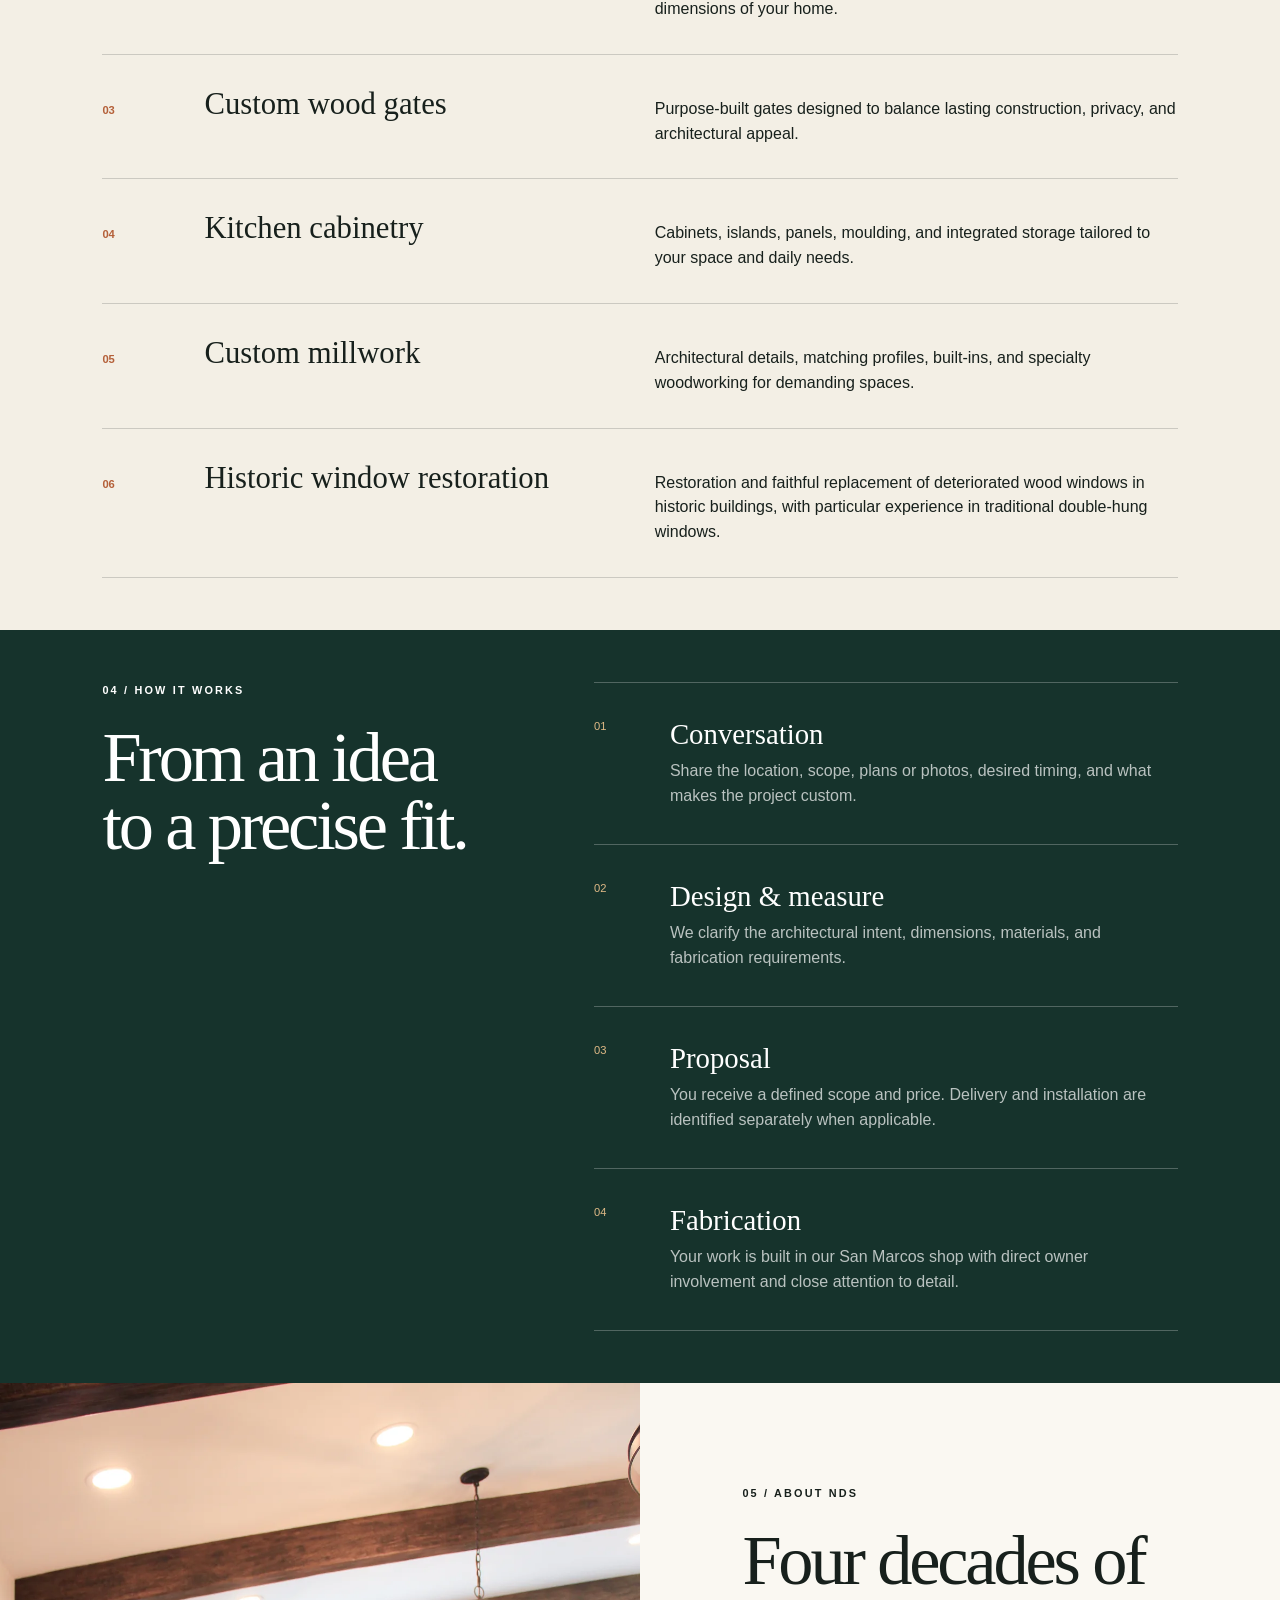
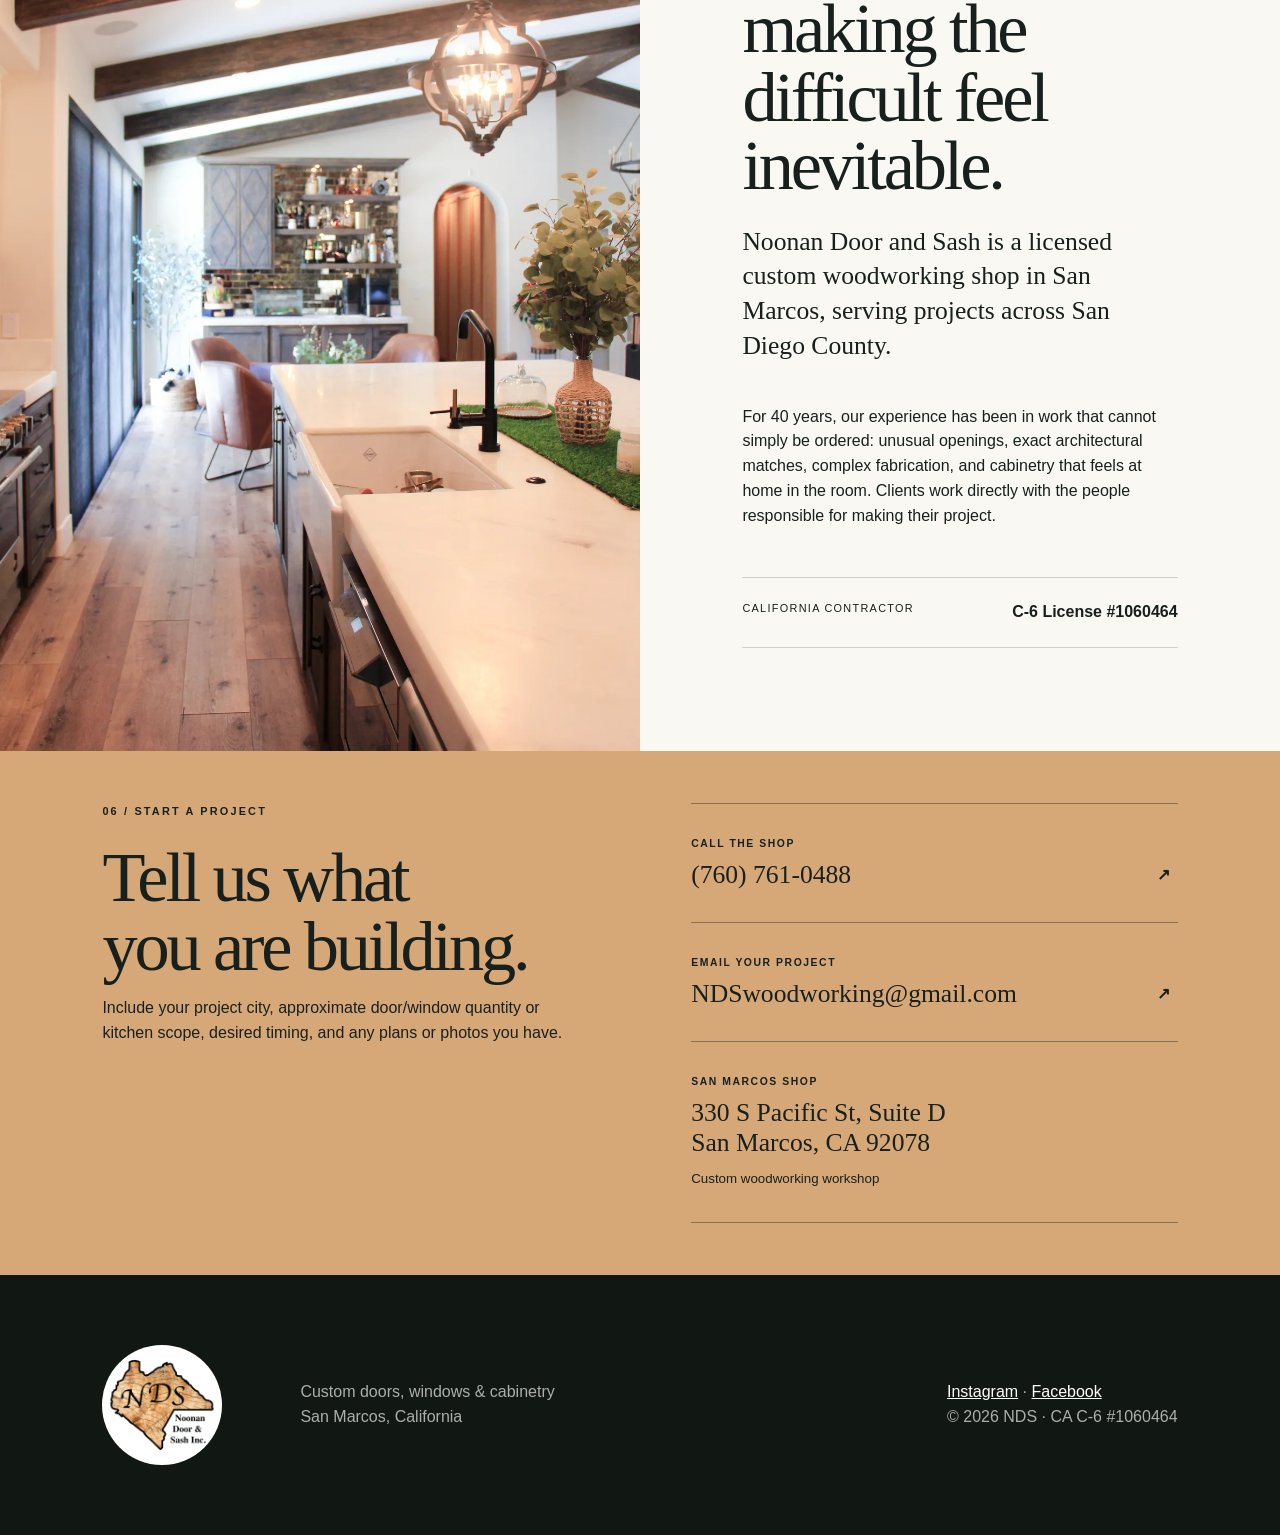
<file: contact.html>
<!doctype html><html lang="en"><head><meta charset="utf-8"><meta name="viewport" content="width=device-width,initial-scale=1"><meta http-equiv="refresh" content="0;url=index.html#contact"><link rel="canonical" href="https://ndswoodworking.com/#contact"><title>Contact | Noonan Door &amp; Sash</title><script>location.replace('index.html#contact')</script></head><body><p><a href="index.html#contact">Continue to Contact Noonan Door &amp; Sash</a></p></body></html>
</file>
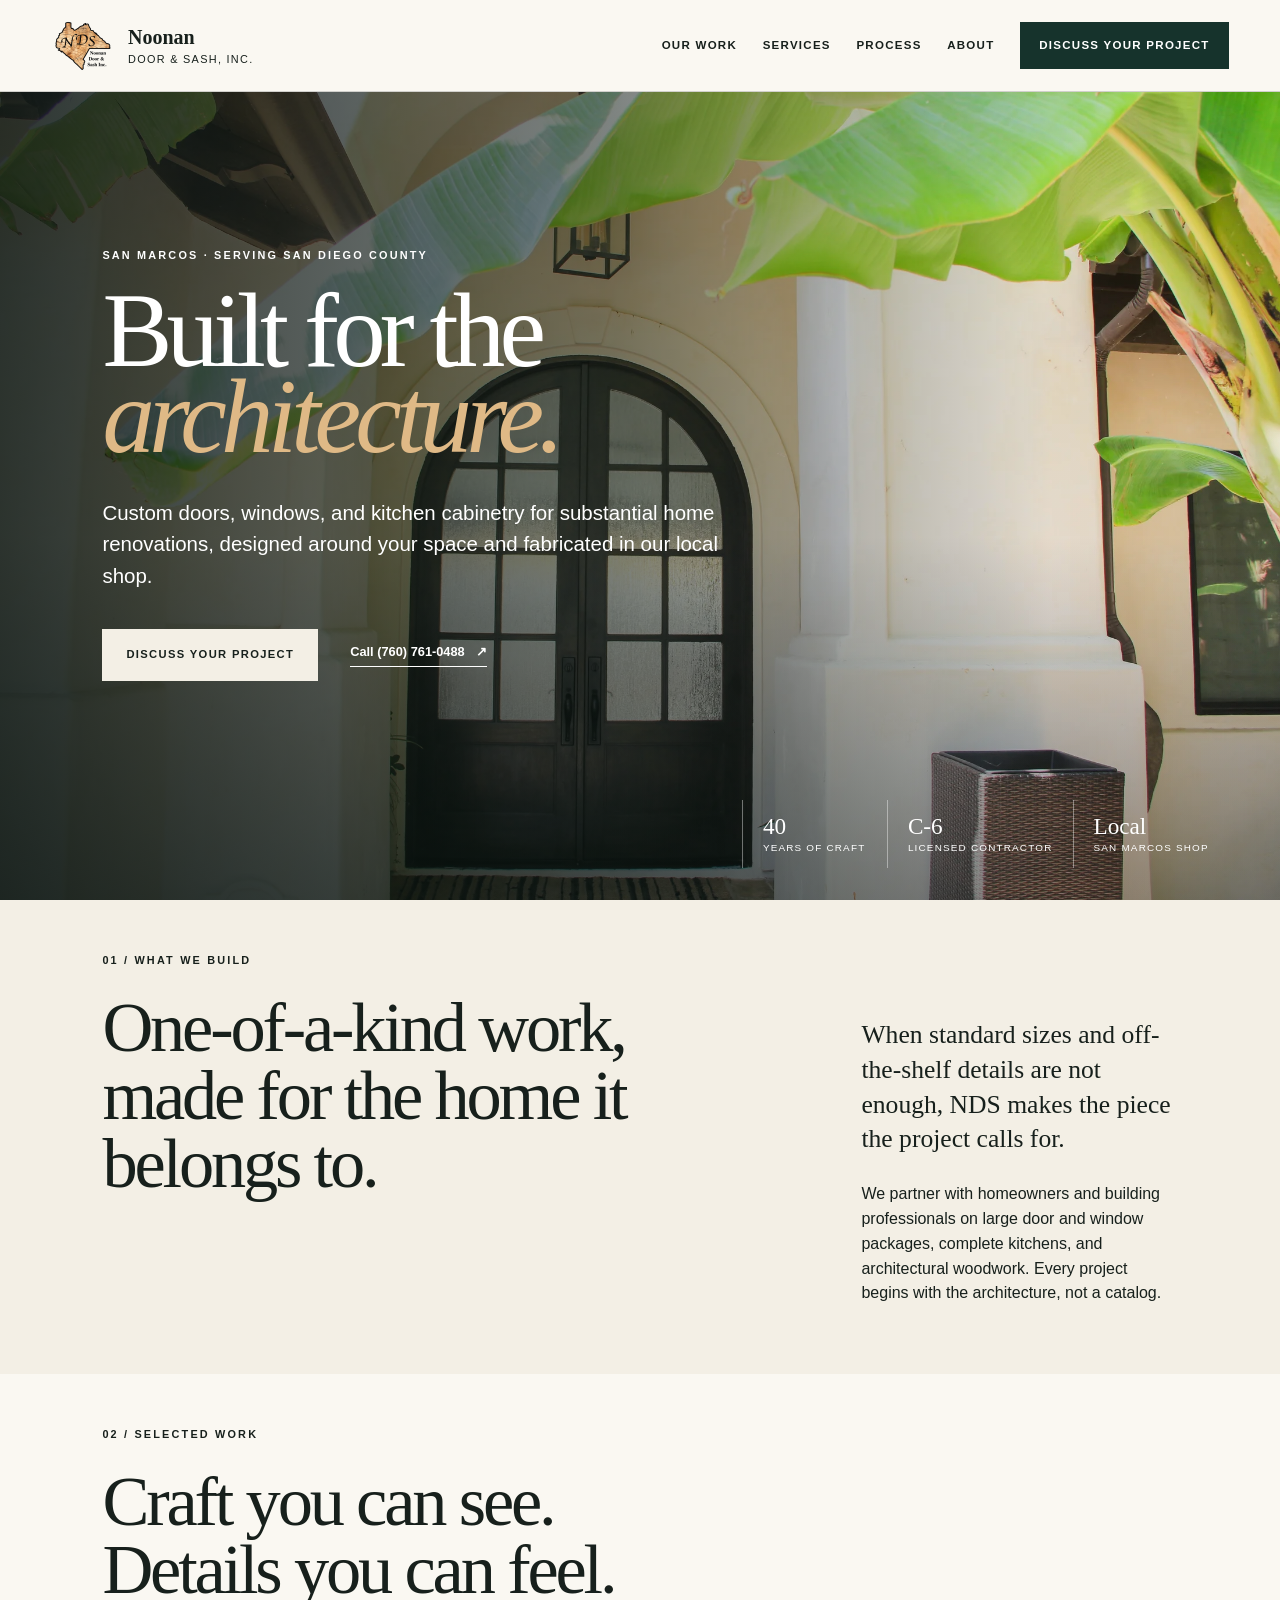
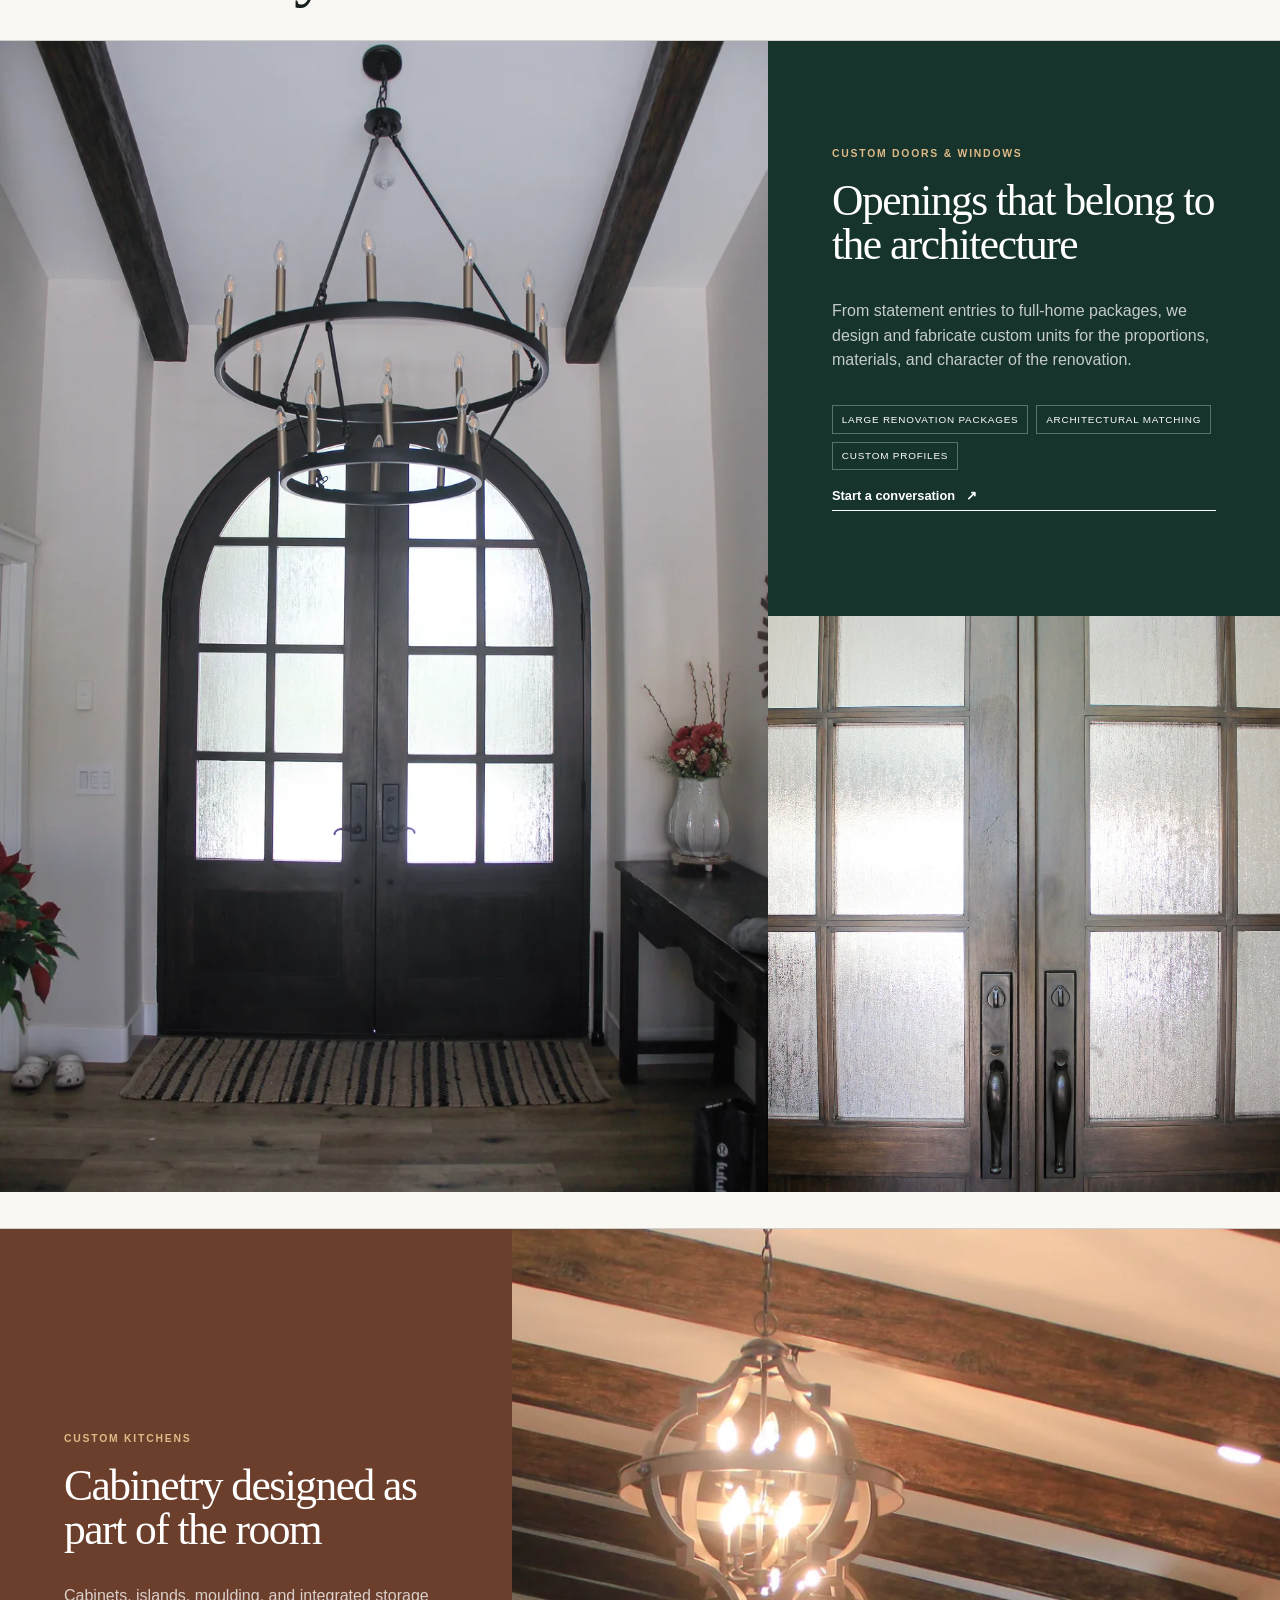
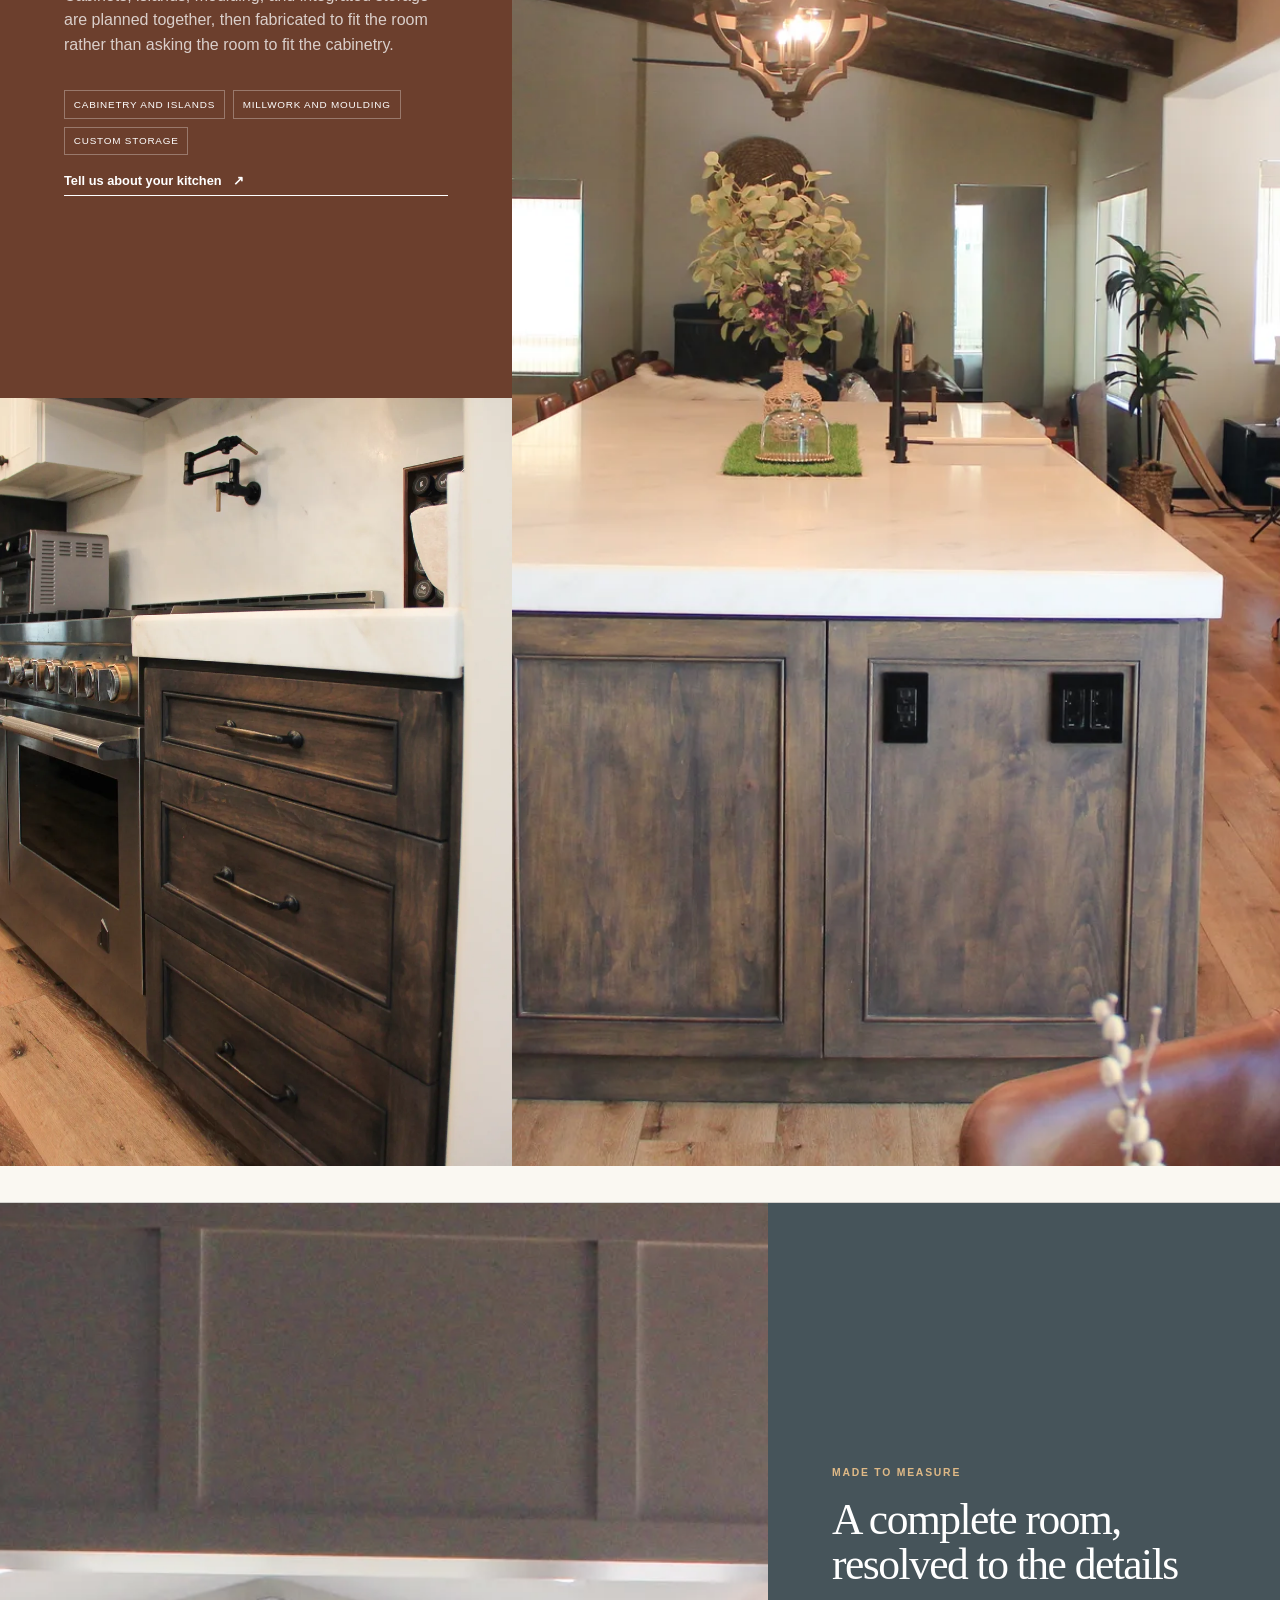
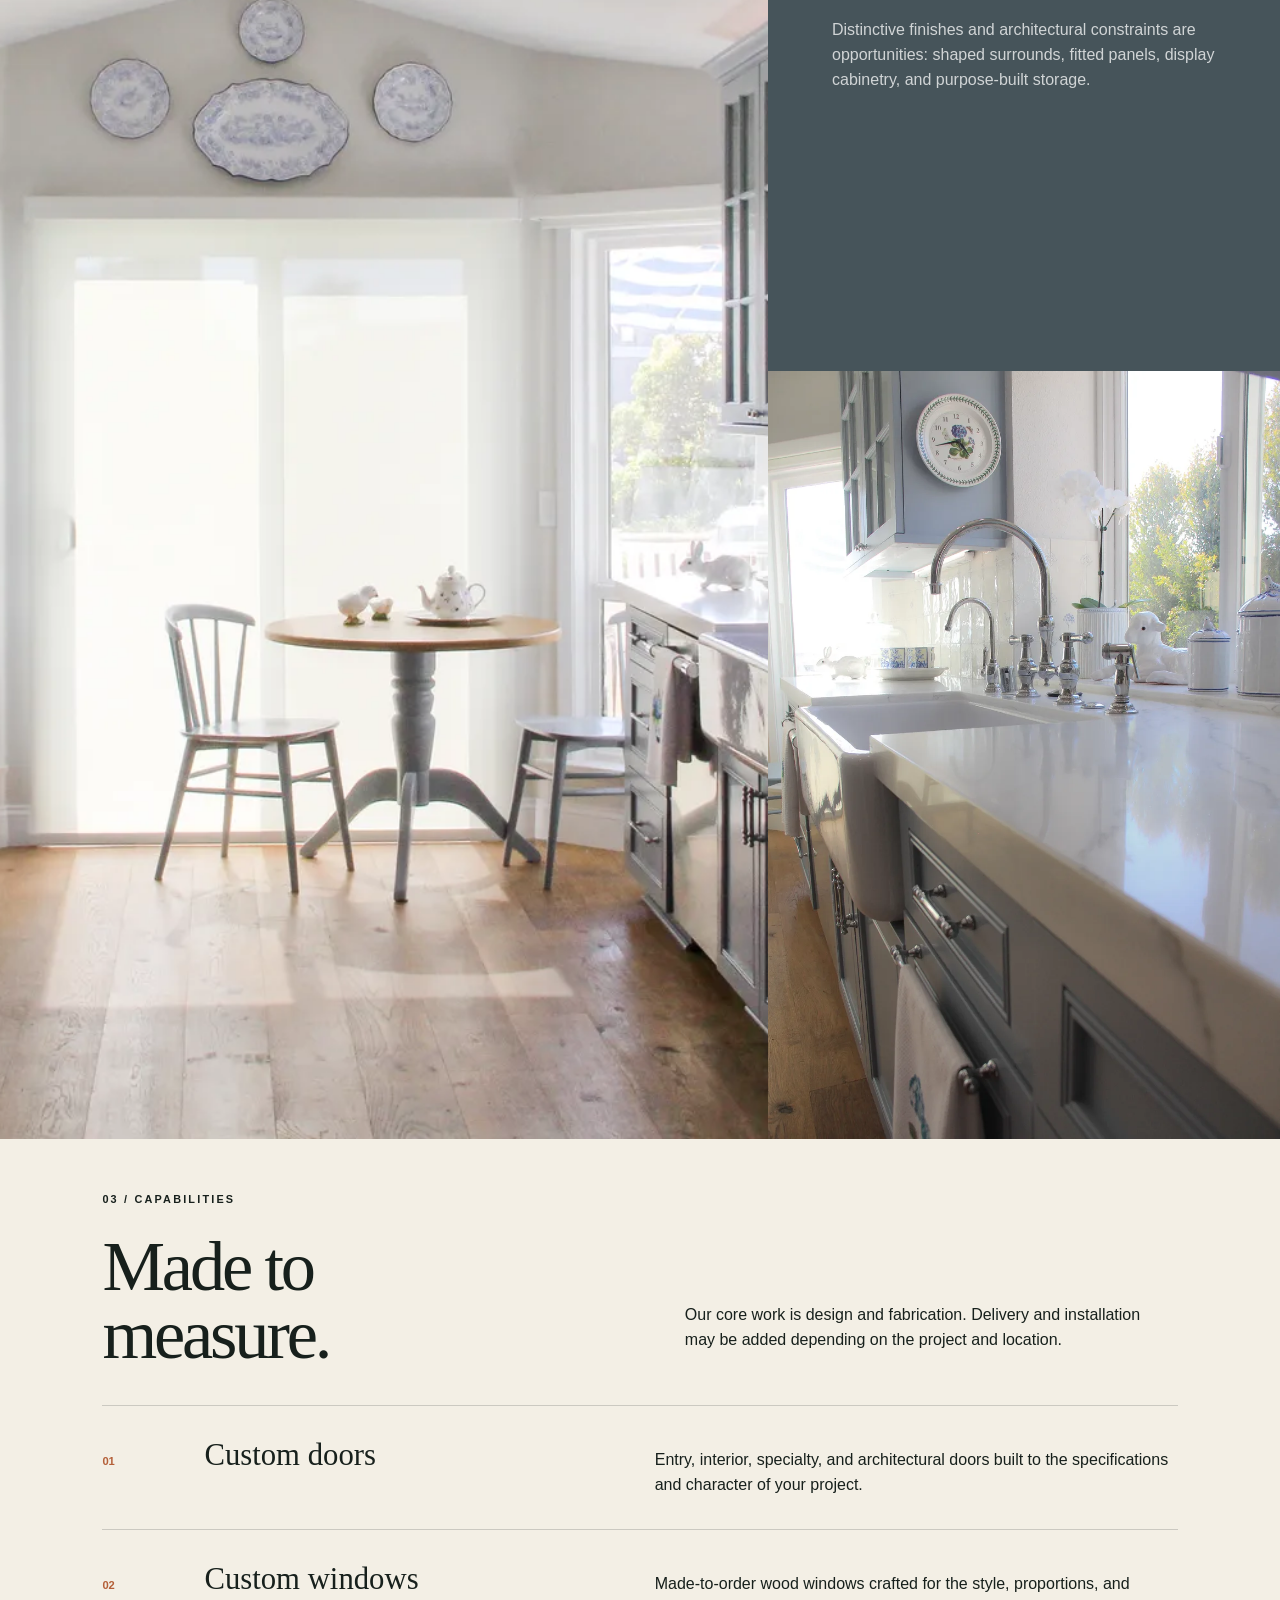
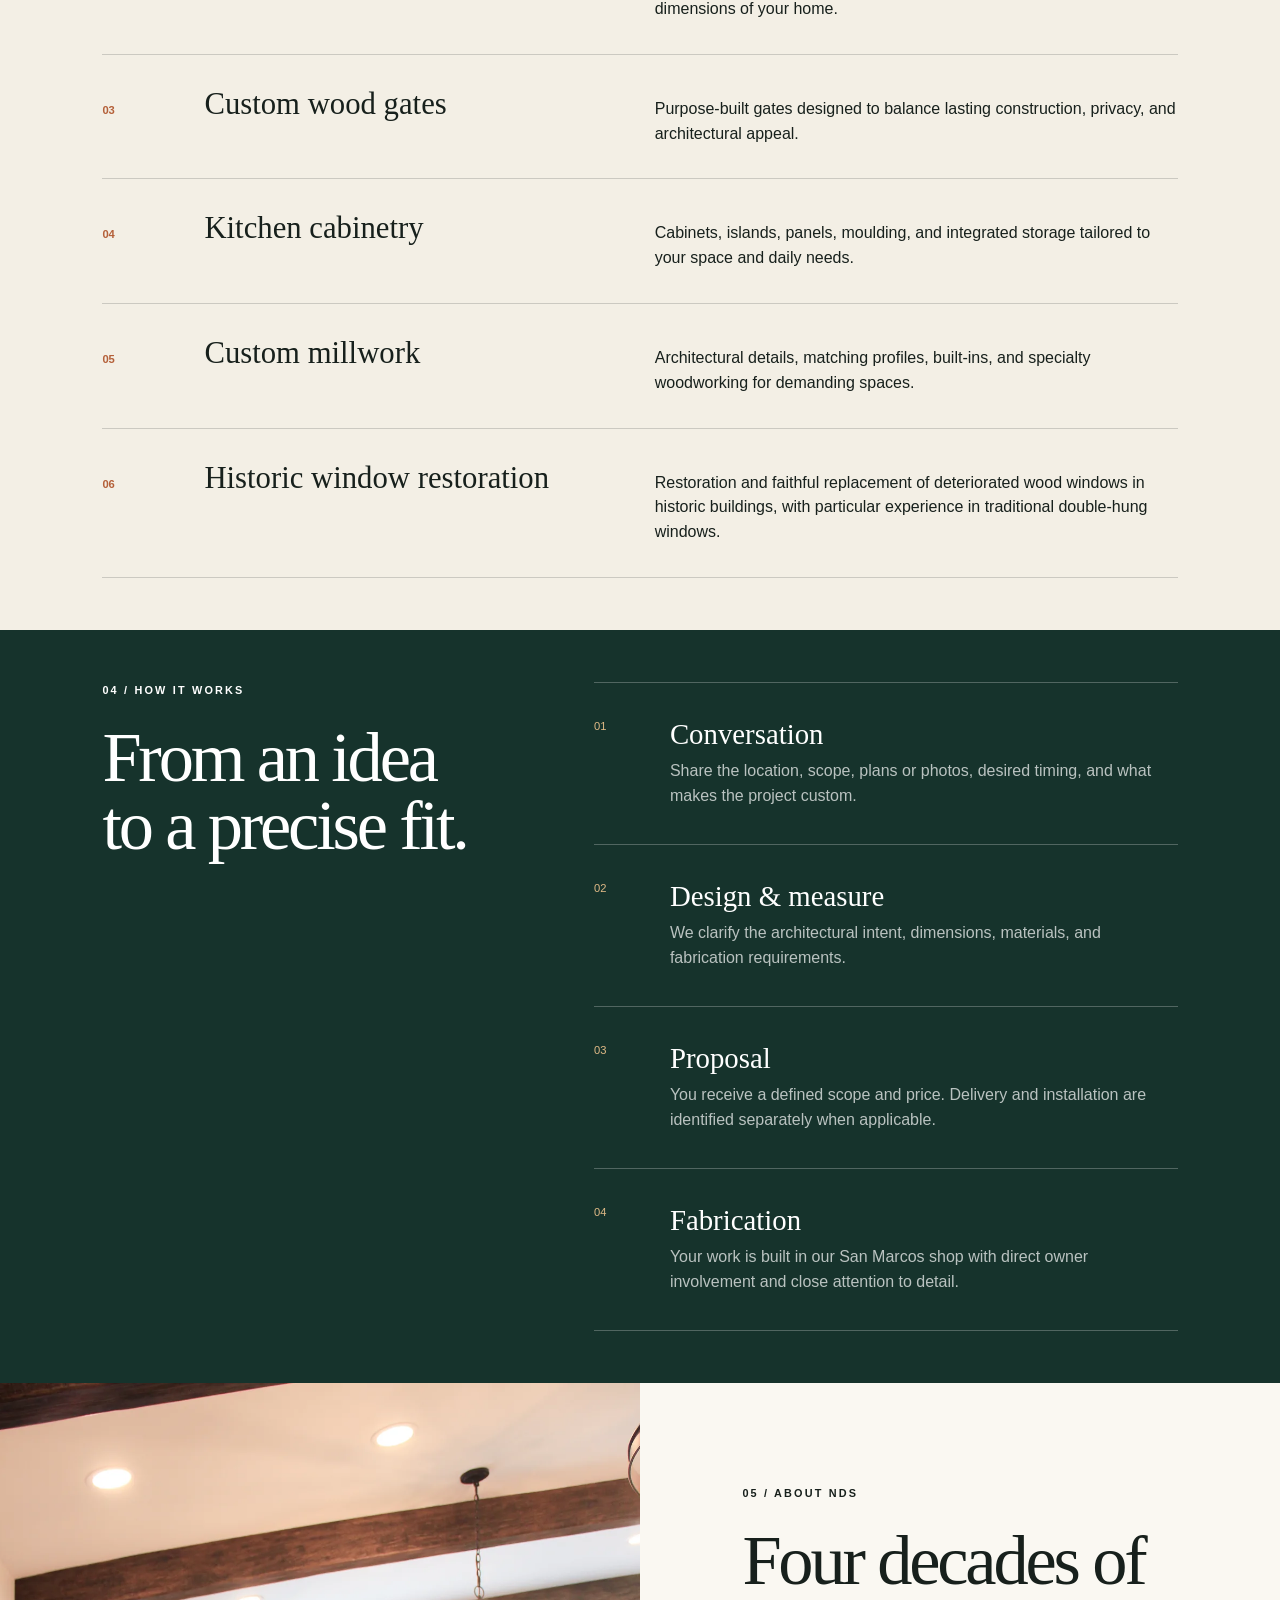
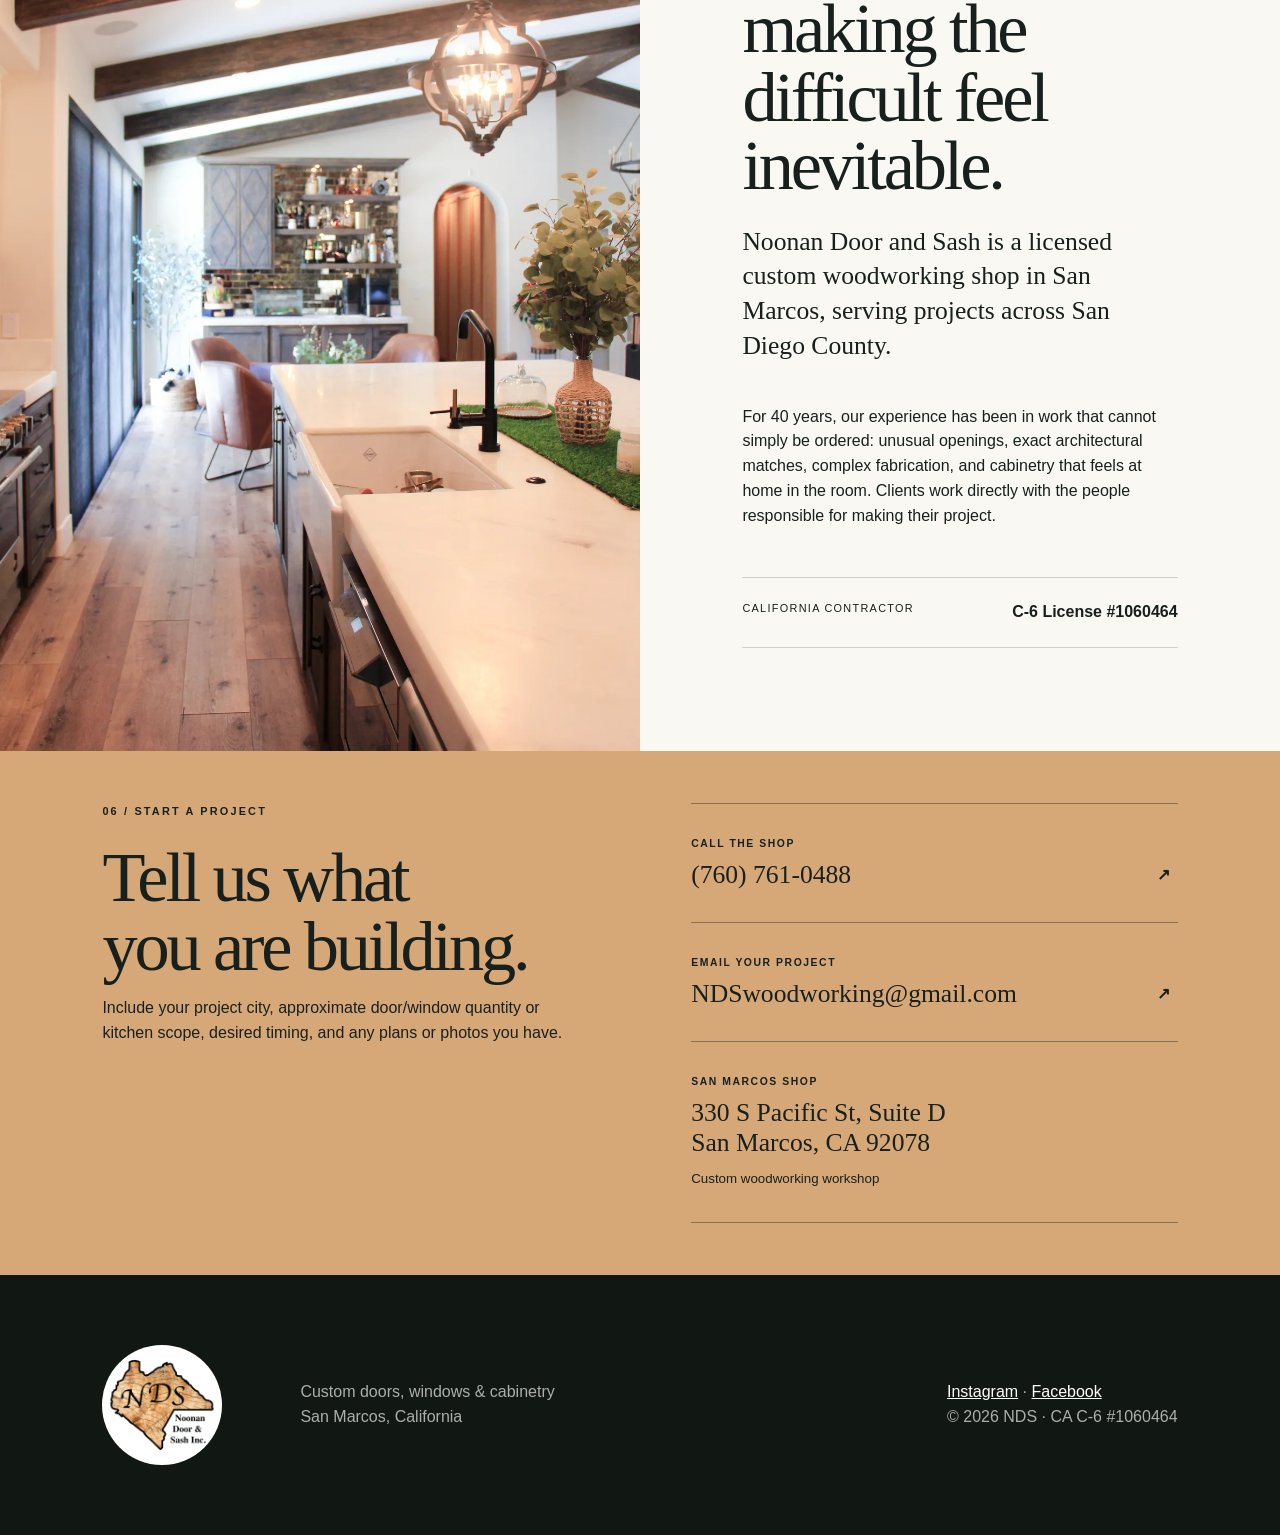
<file: doors.html>
<!doctype html><html lang="en"><head><meta charset="utf-8"><meta name="viewport" content="width=device-width,initial-scale=1"><meta http-equiv="refresh" content="0;url=index.html#work"><link rel="canonical" href="https://ndswoodworking.com/#work"><title>Custom Doors | Noonan Door &amp; Sash</title><script>location.replace('index.html#work')</script></head><body><p><a href="index.html#work">Continue to custom door projects</a></p></body></html>
</file>
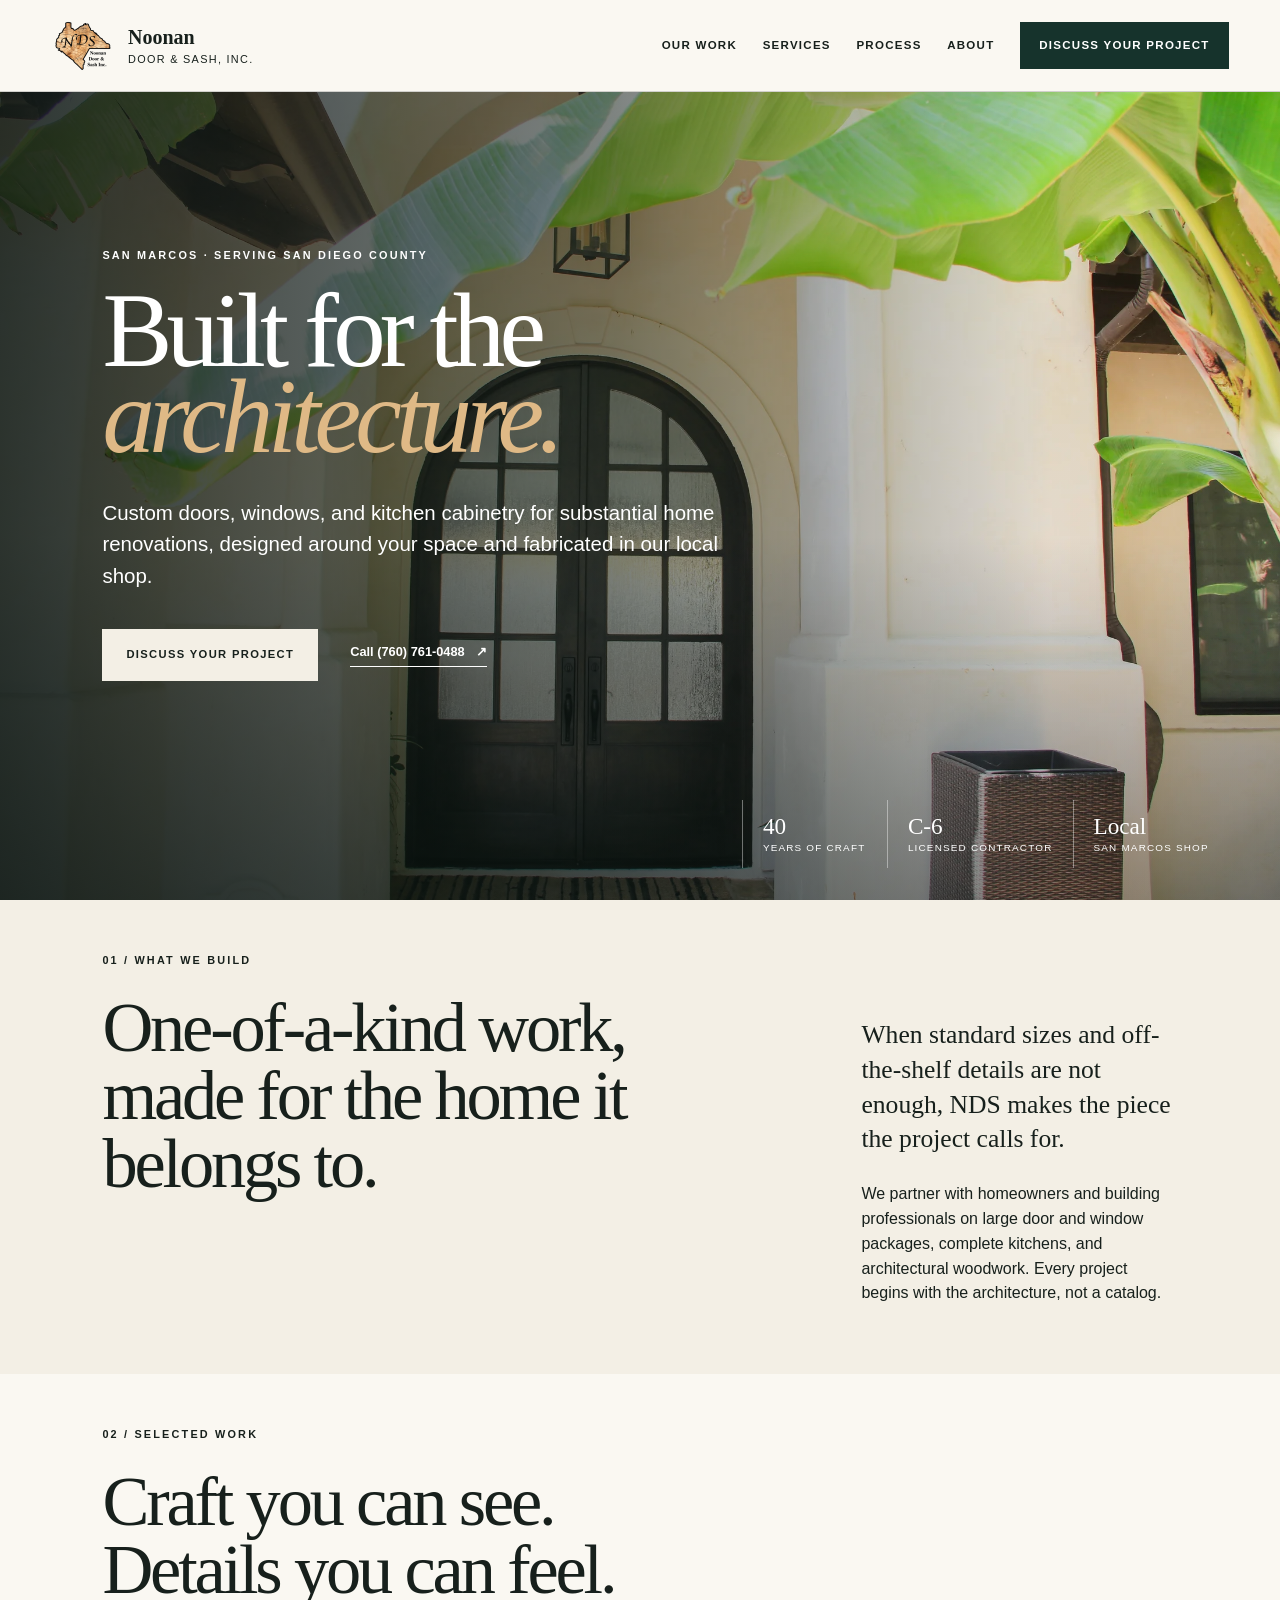
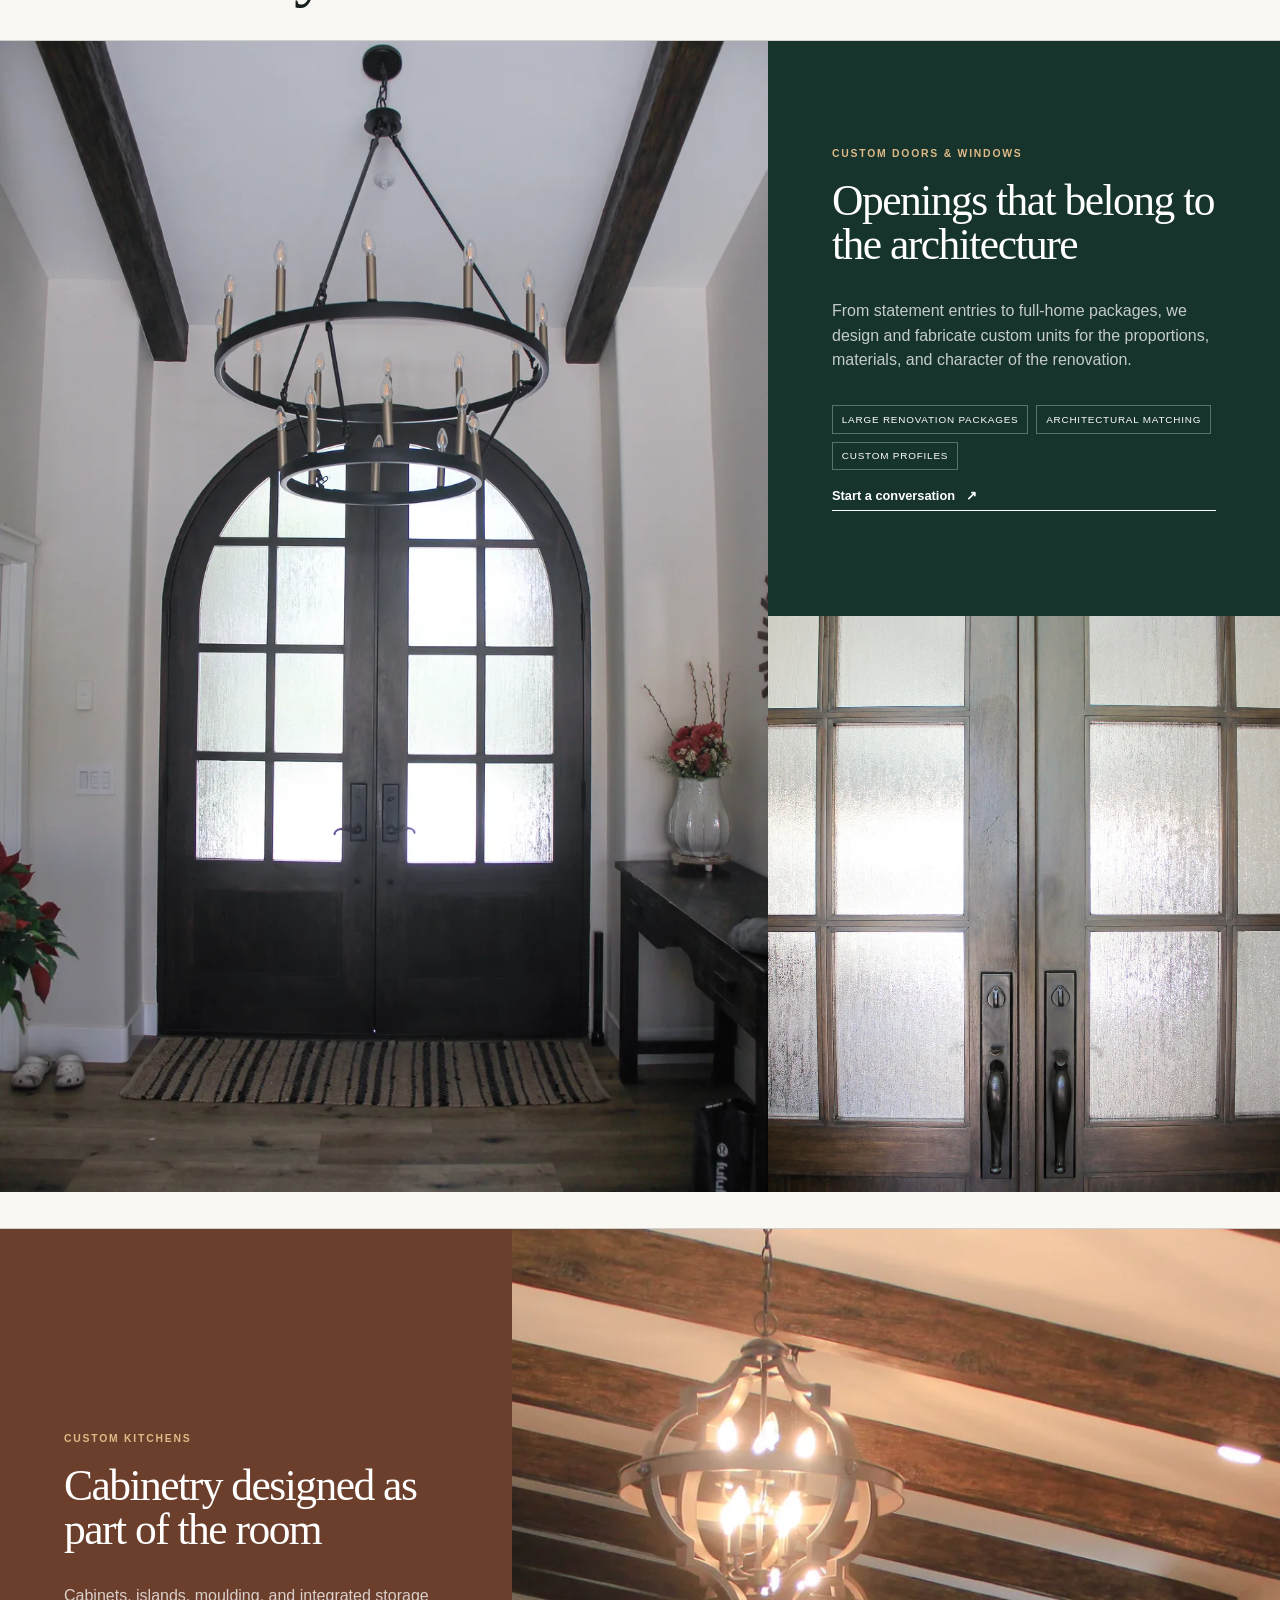
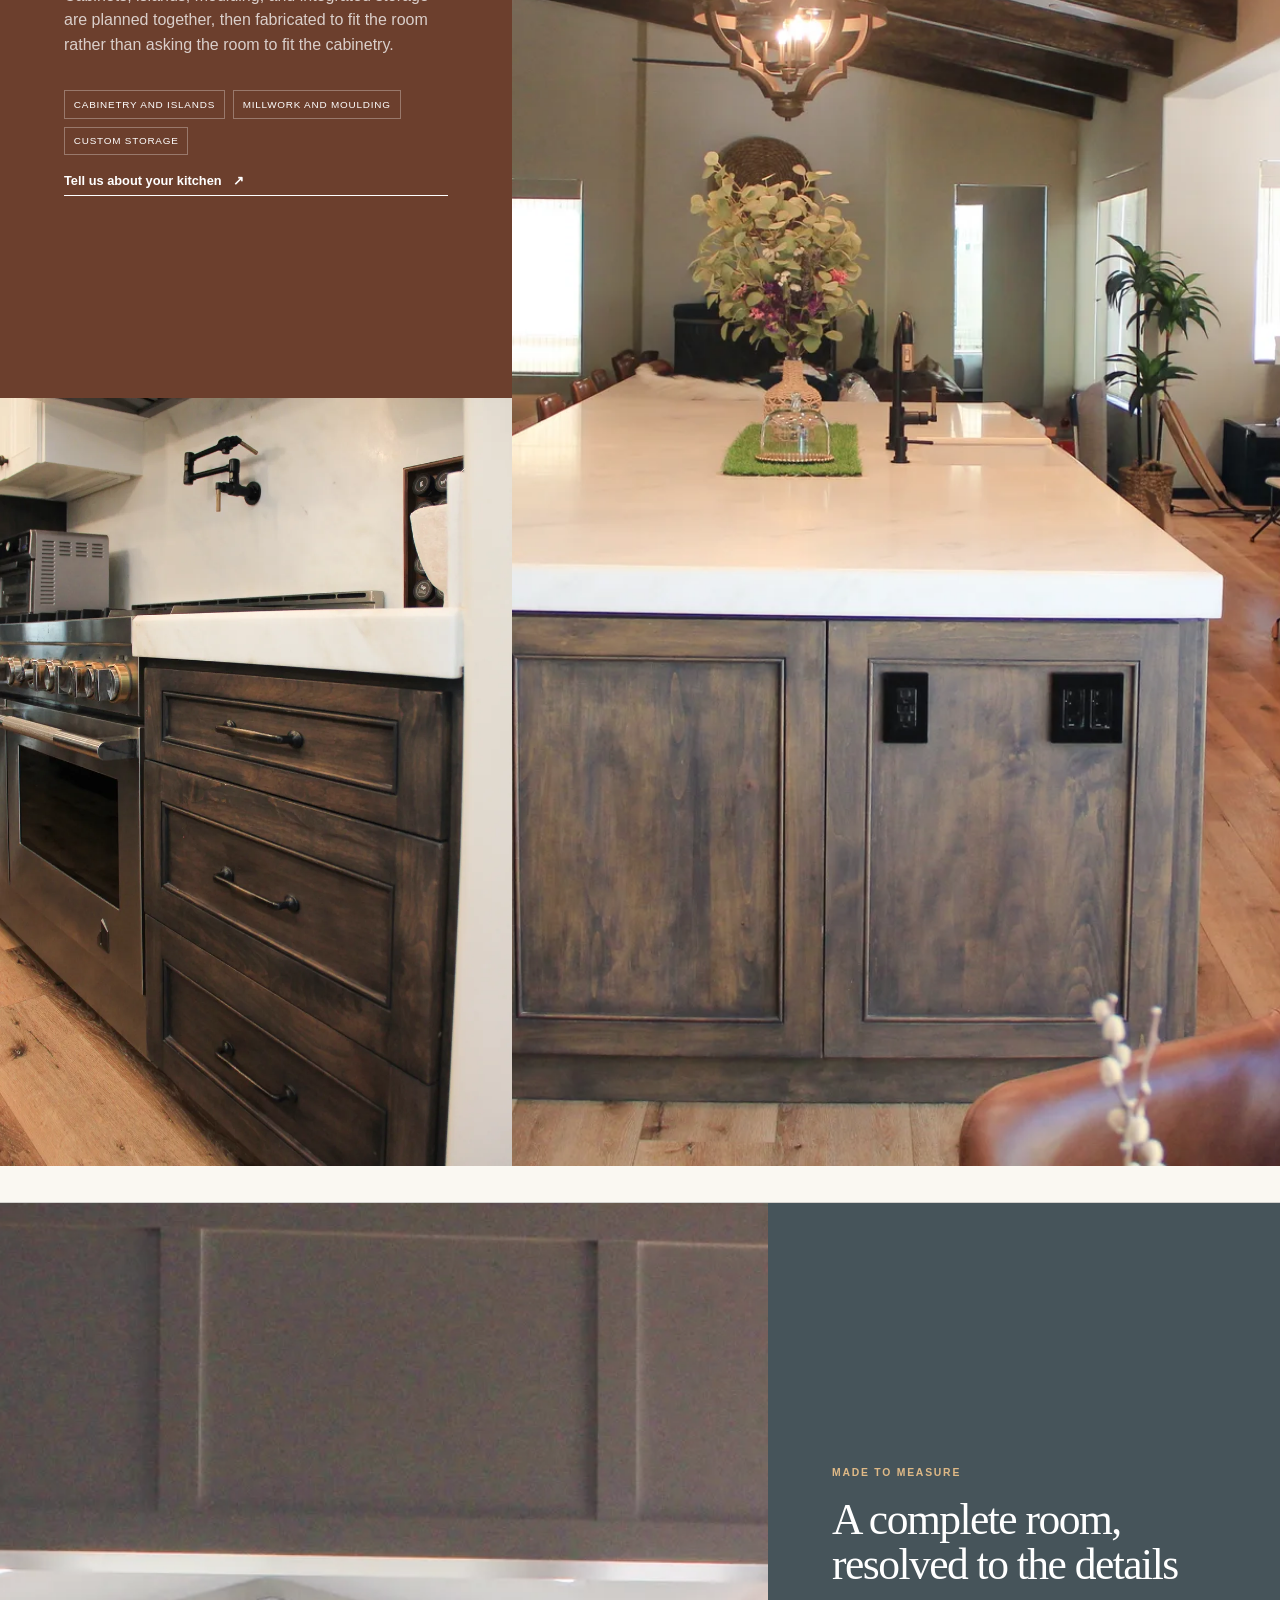
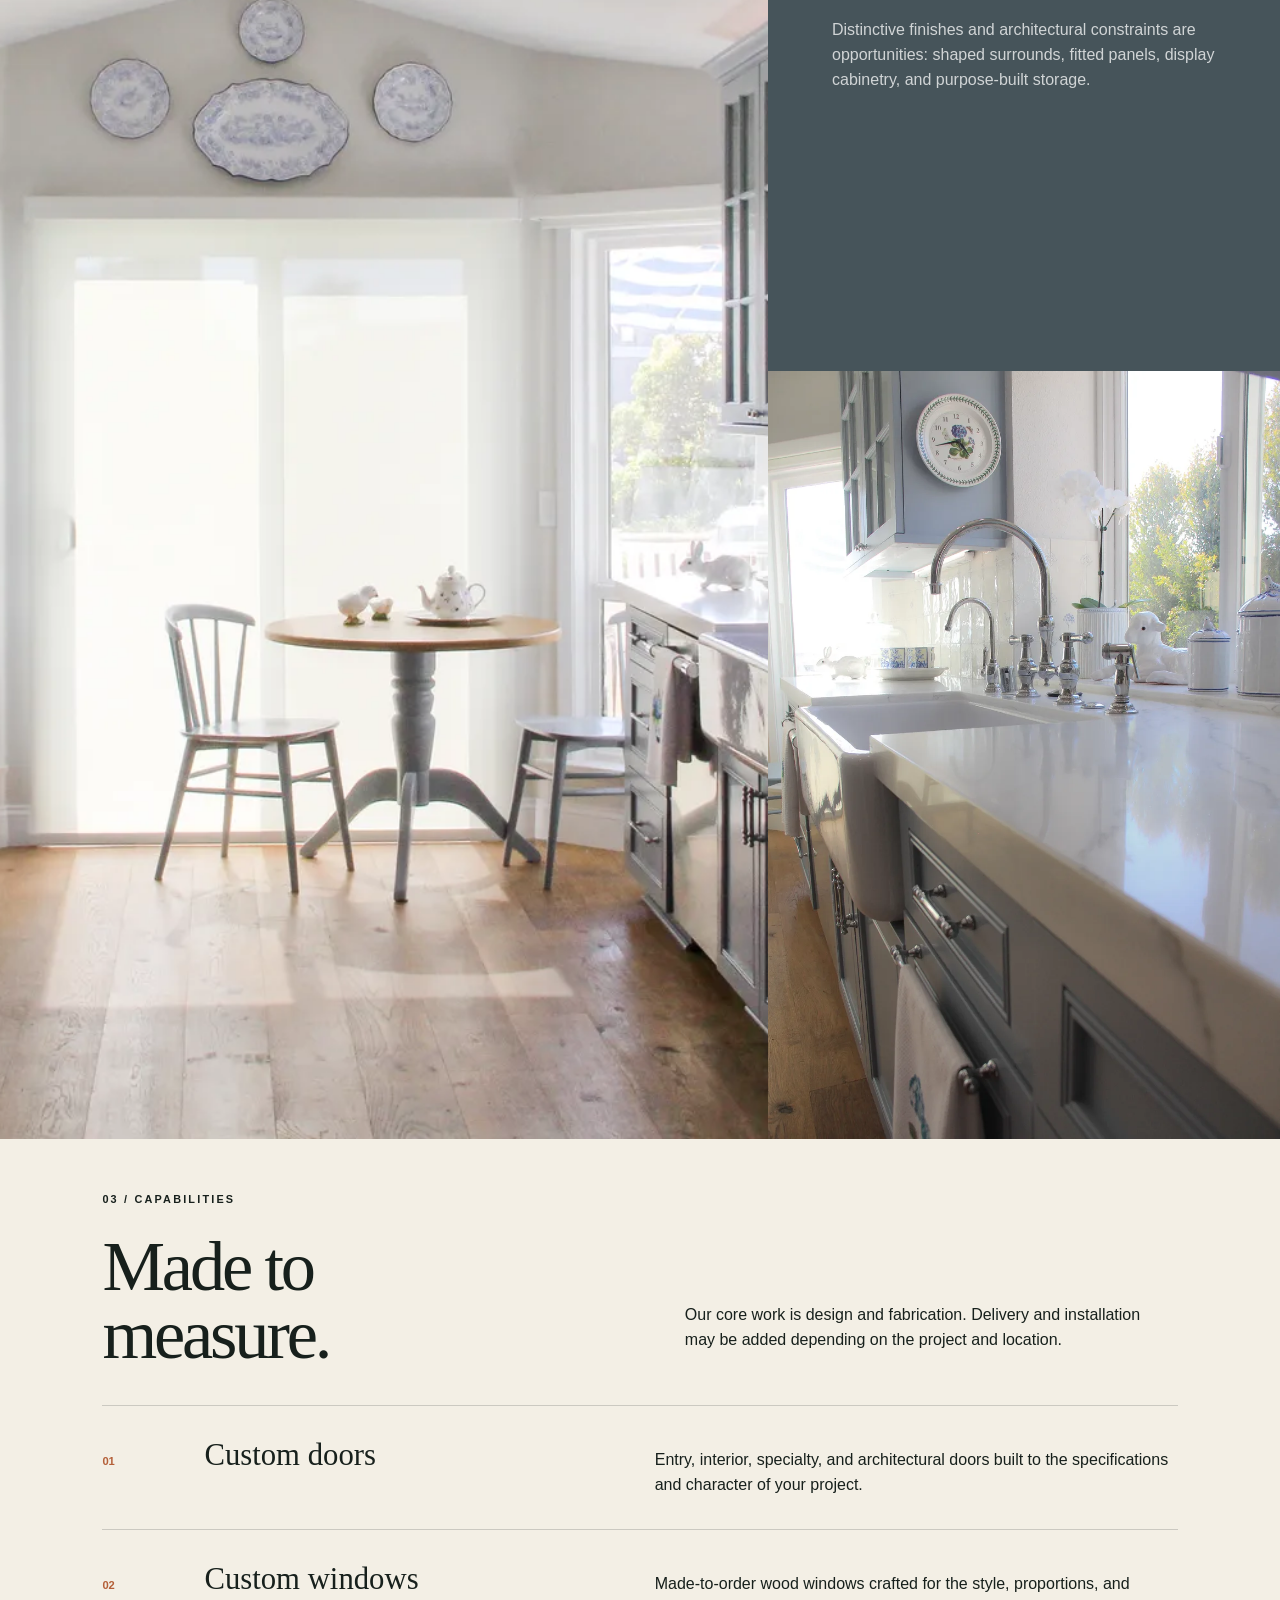
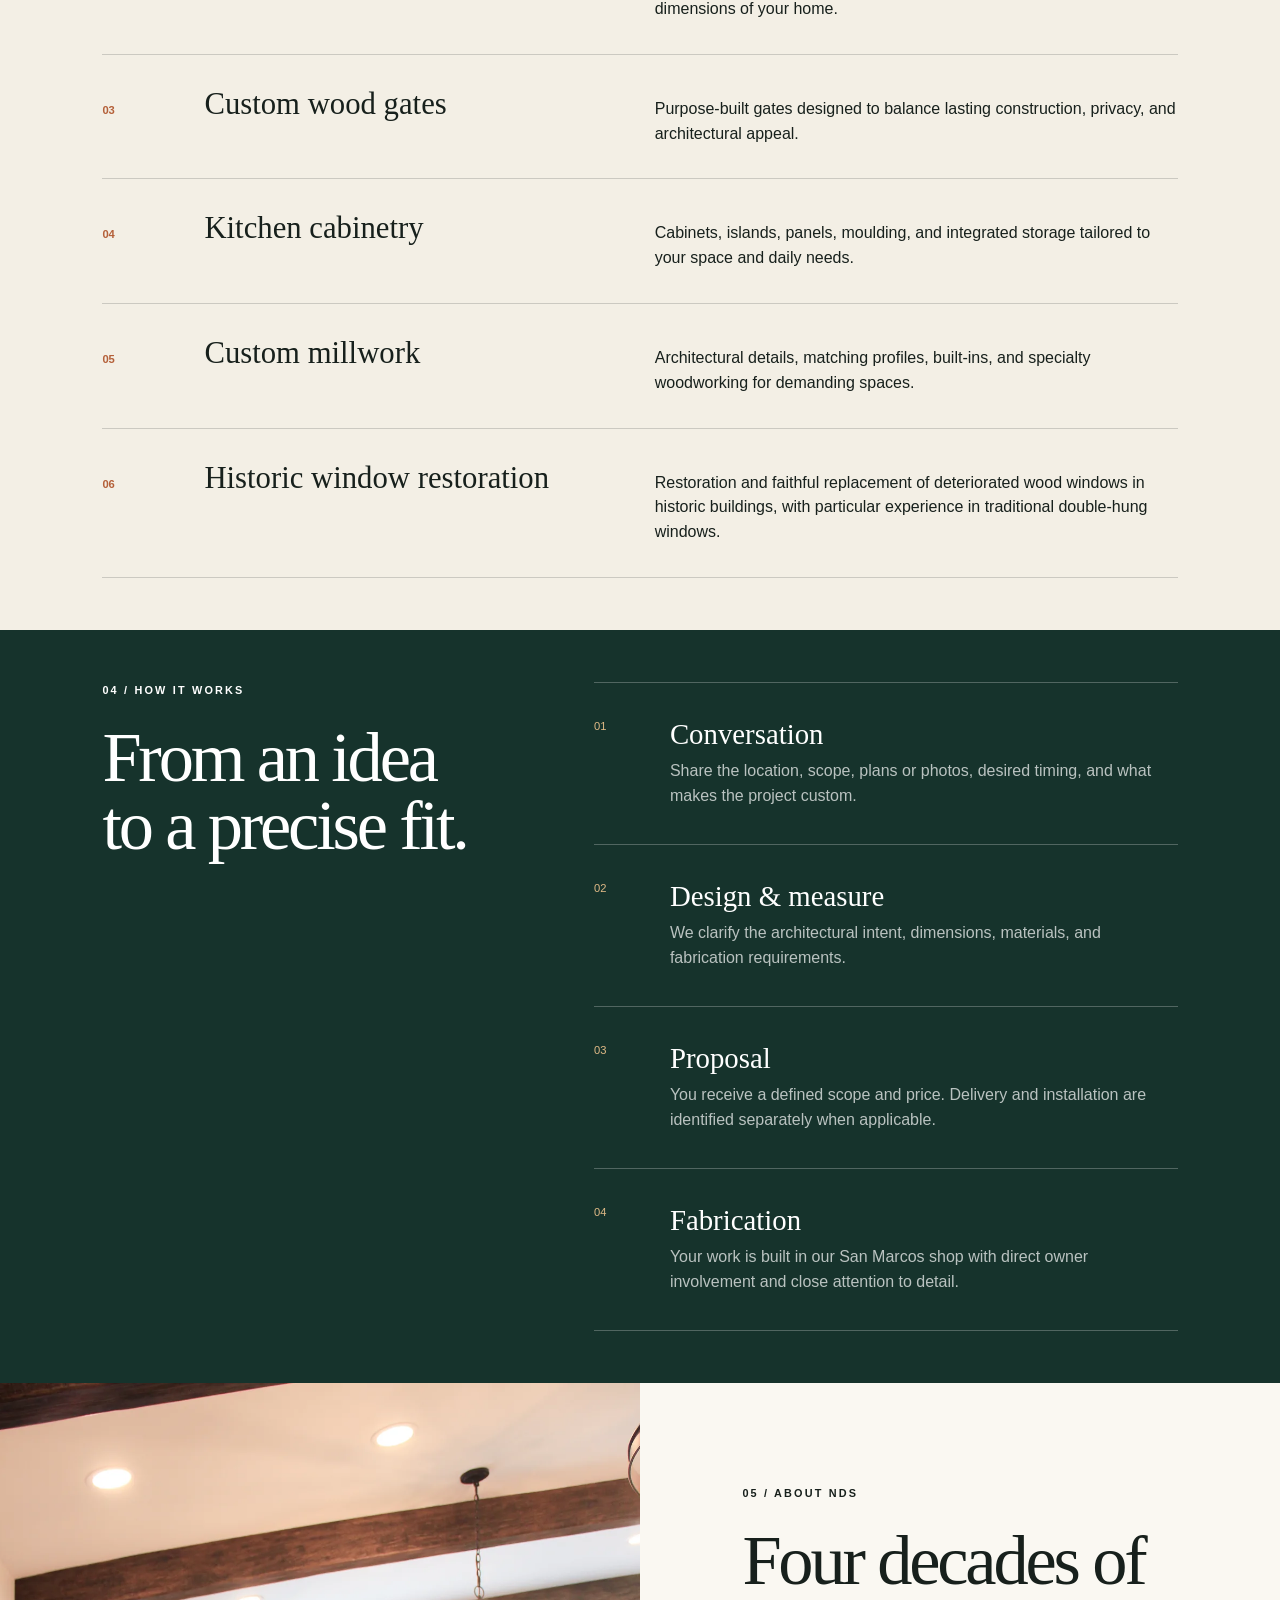
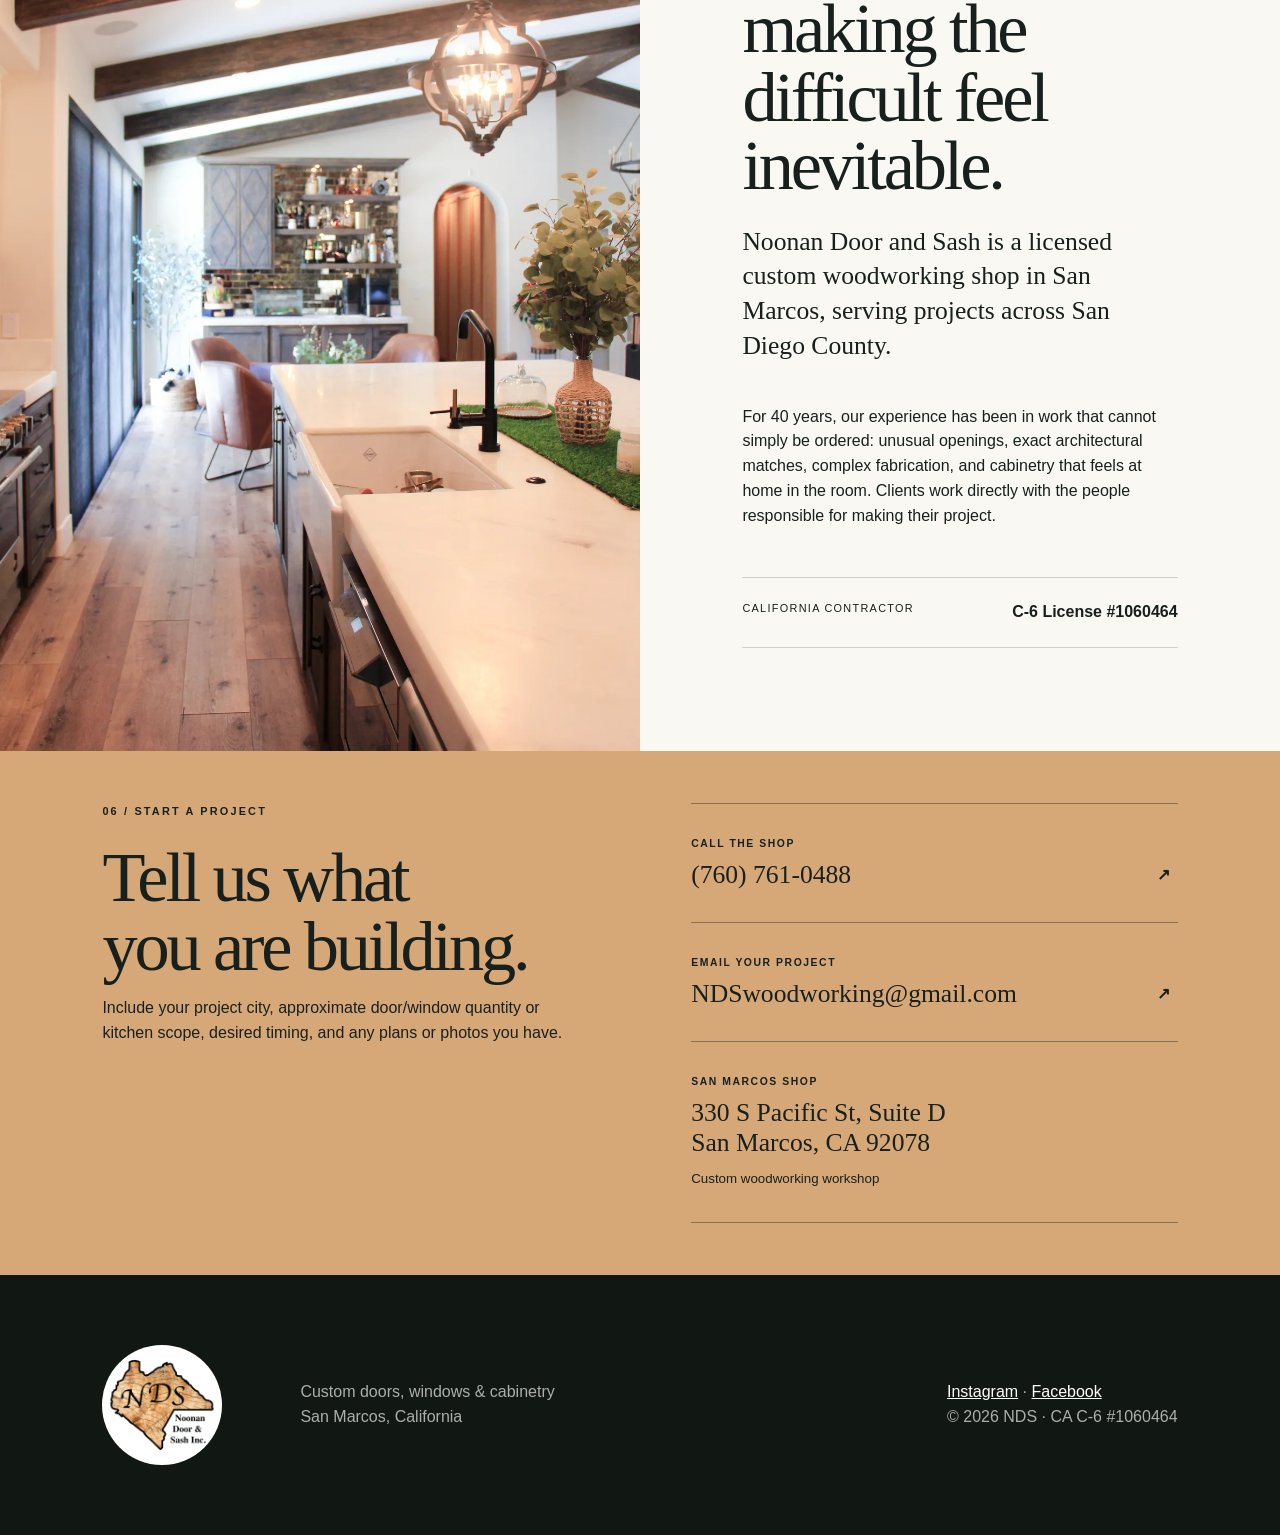
<file: kitchens.html>
<!doctype html><html lang="en"><head><meta charset="utf-8"><meta name="viewport" content="width=device-width,initial-scale=1"><meta http-equiv="refresh" content="0;url=index.html#work"><link rel="canonical" href="https://ndswoodworking.com/#work"><title>Custom Kitchens | Noonan Door &amp; Sash</title><script>location.replace('index.html#work')</script></head><body><p><a href="index.html#work">Continue to custom kitchen projects</a></p></body></html>
</file>
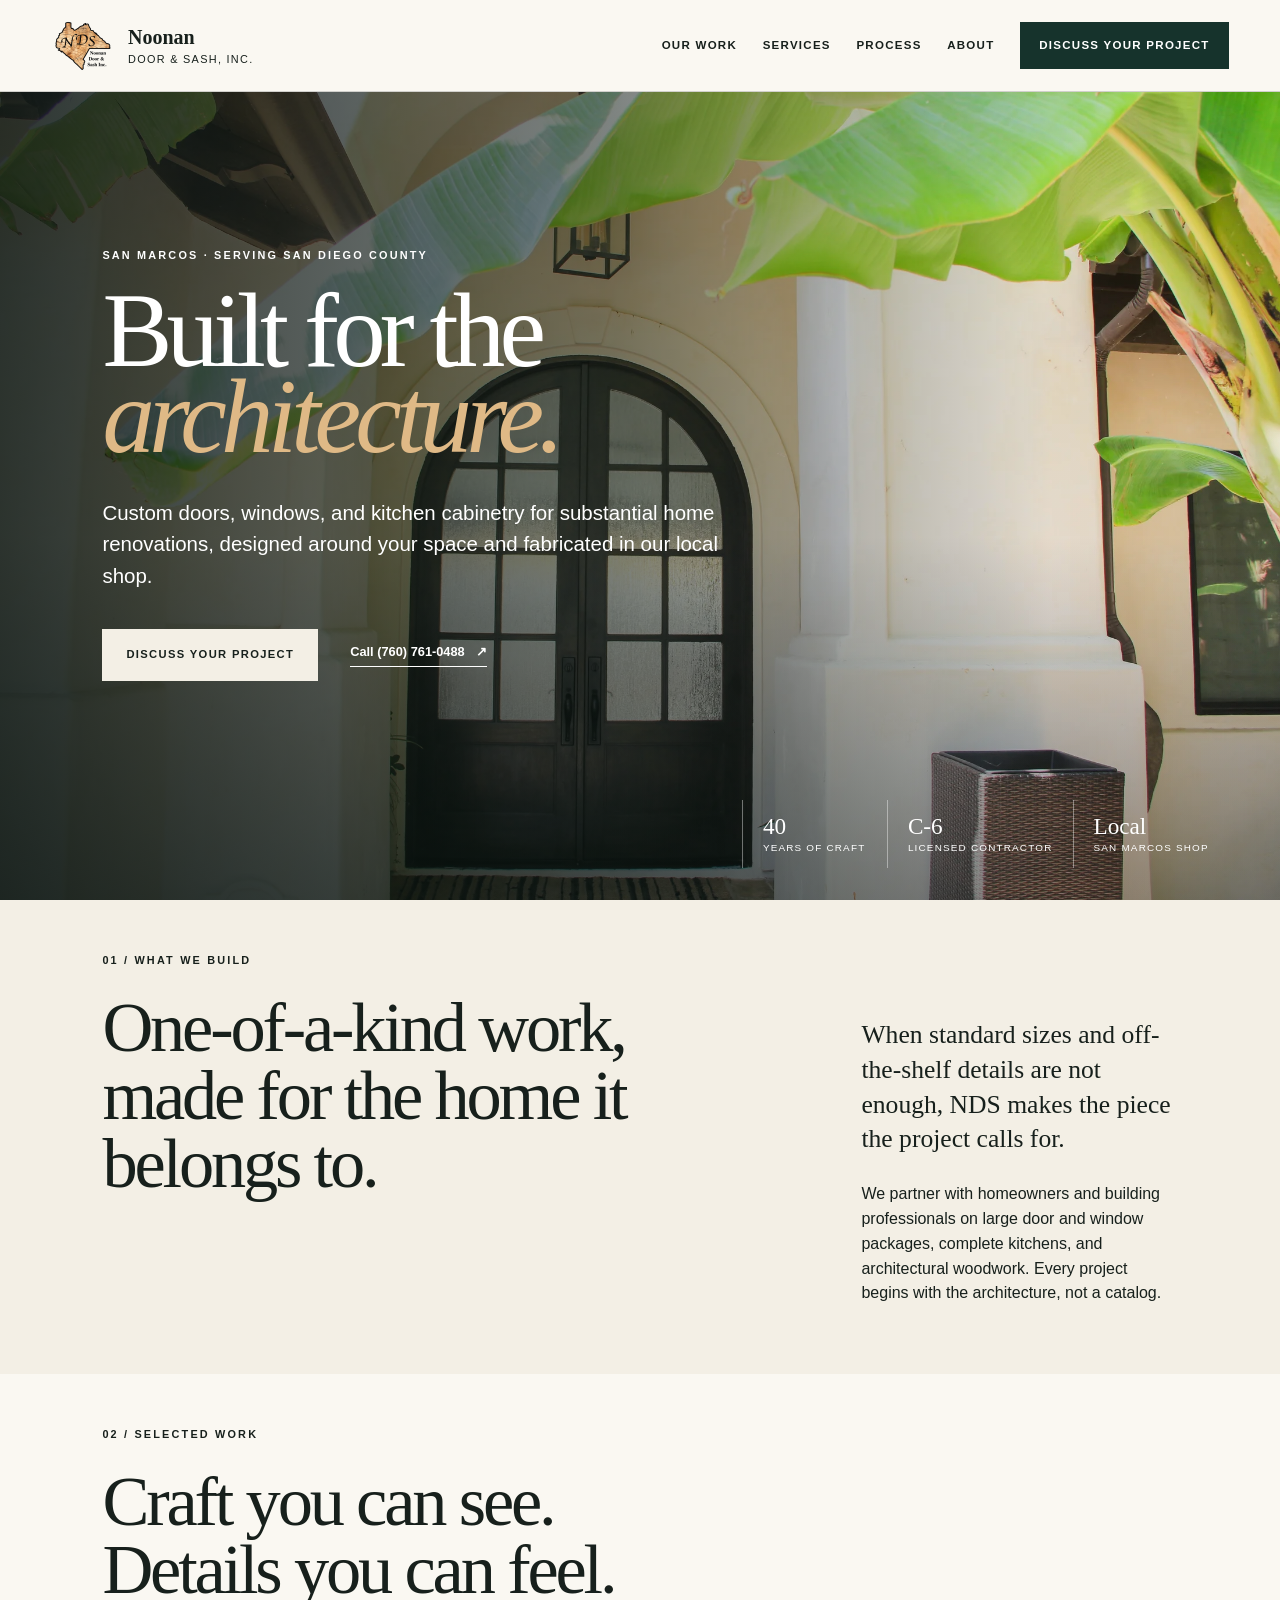
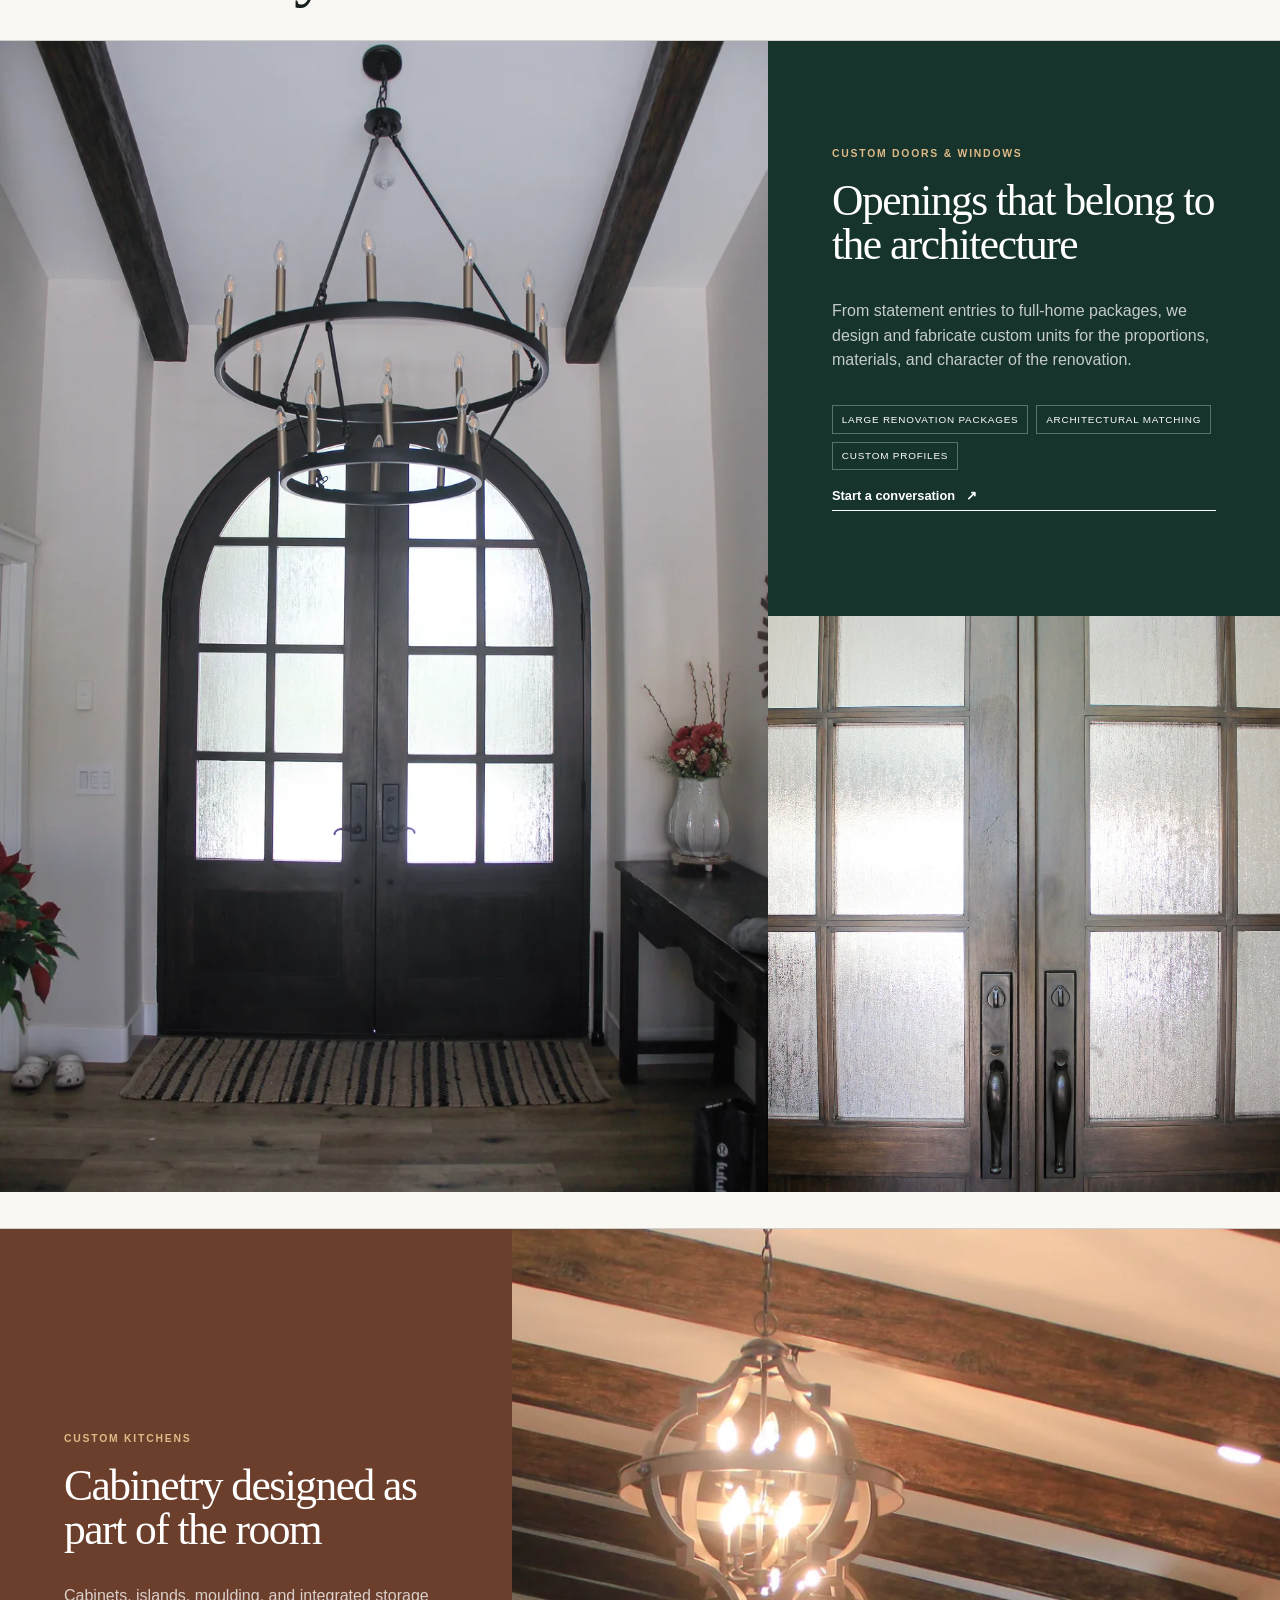
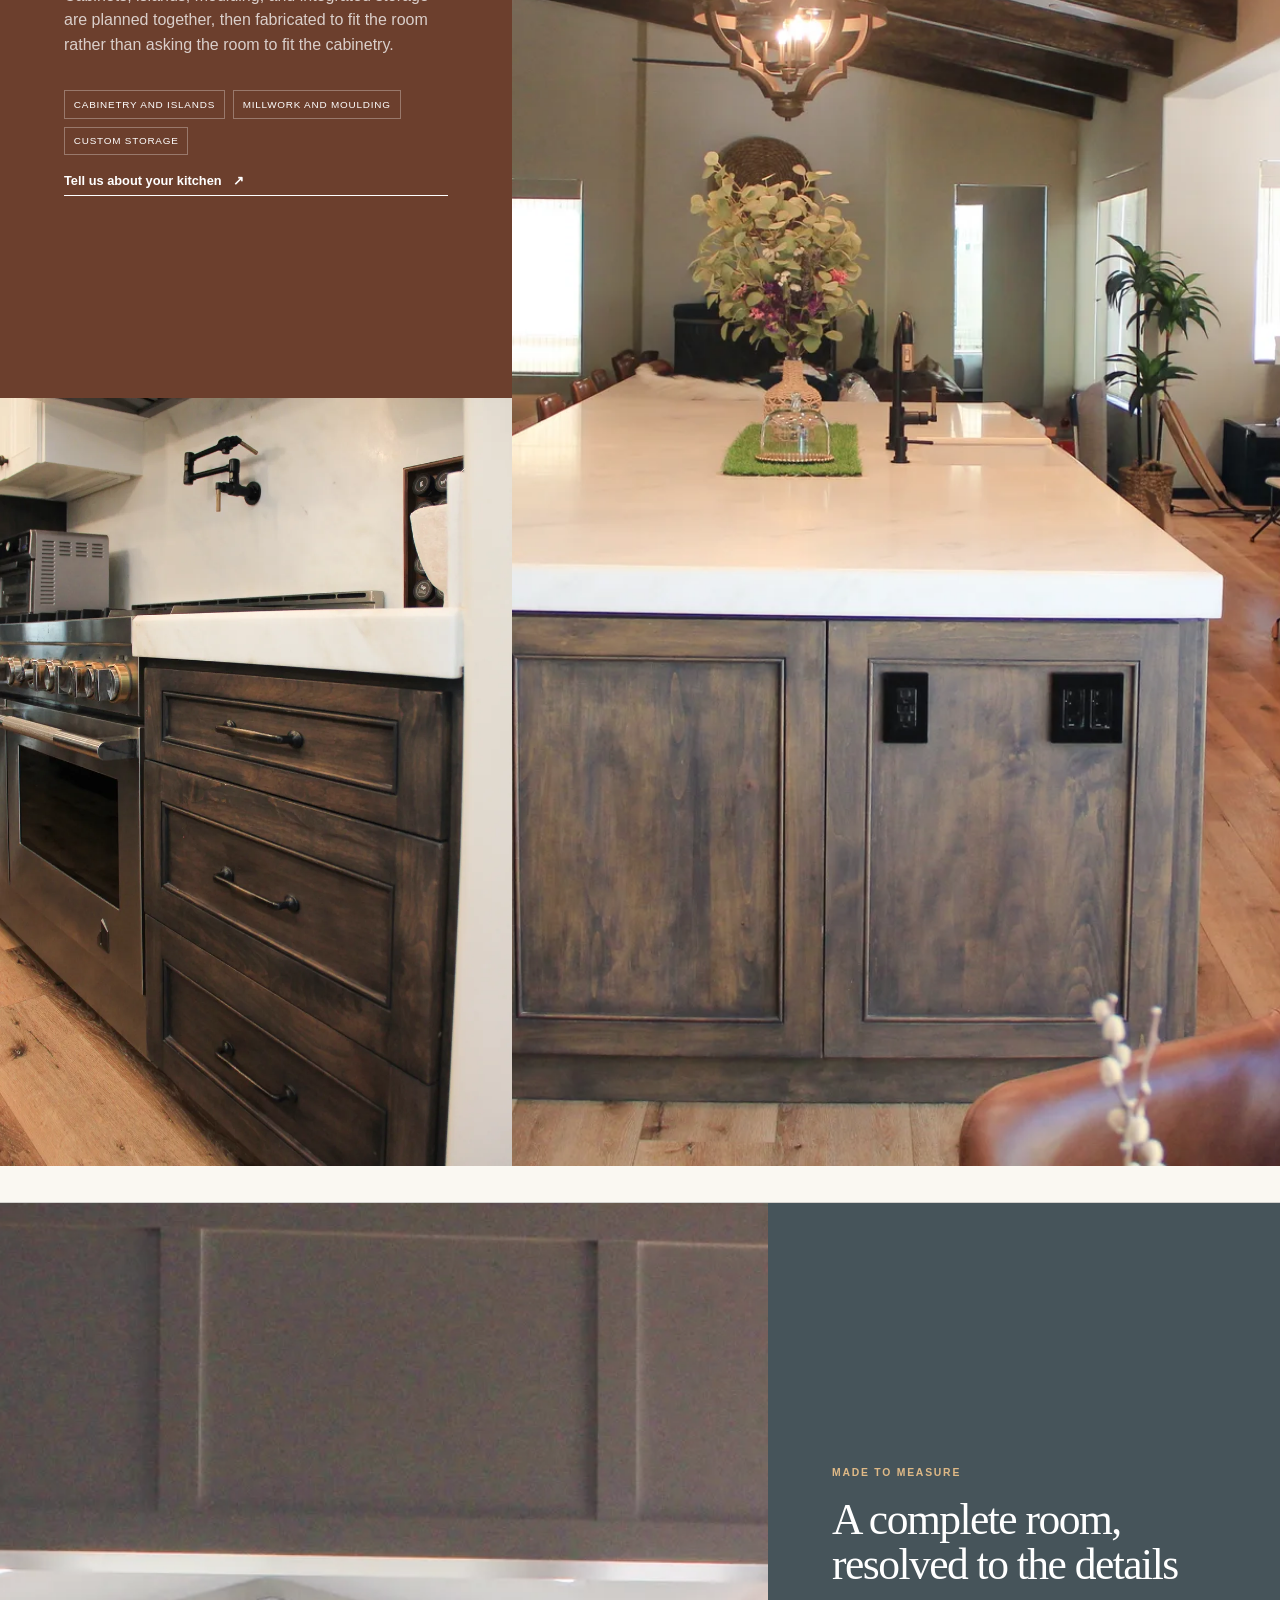
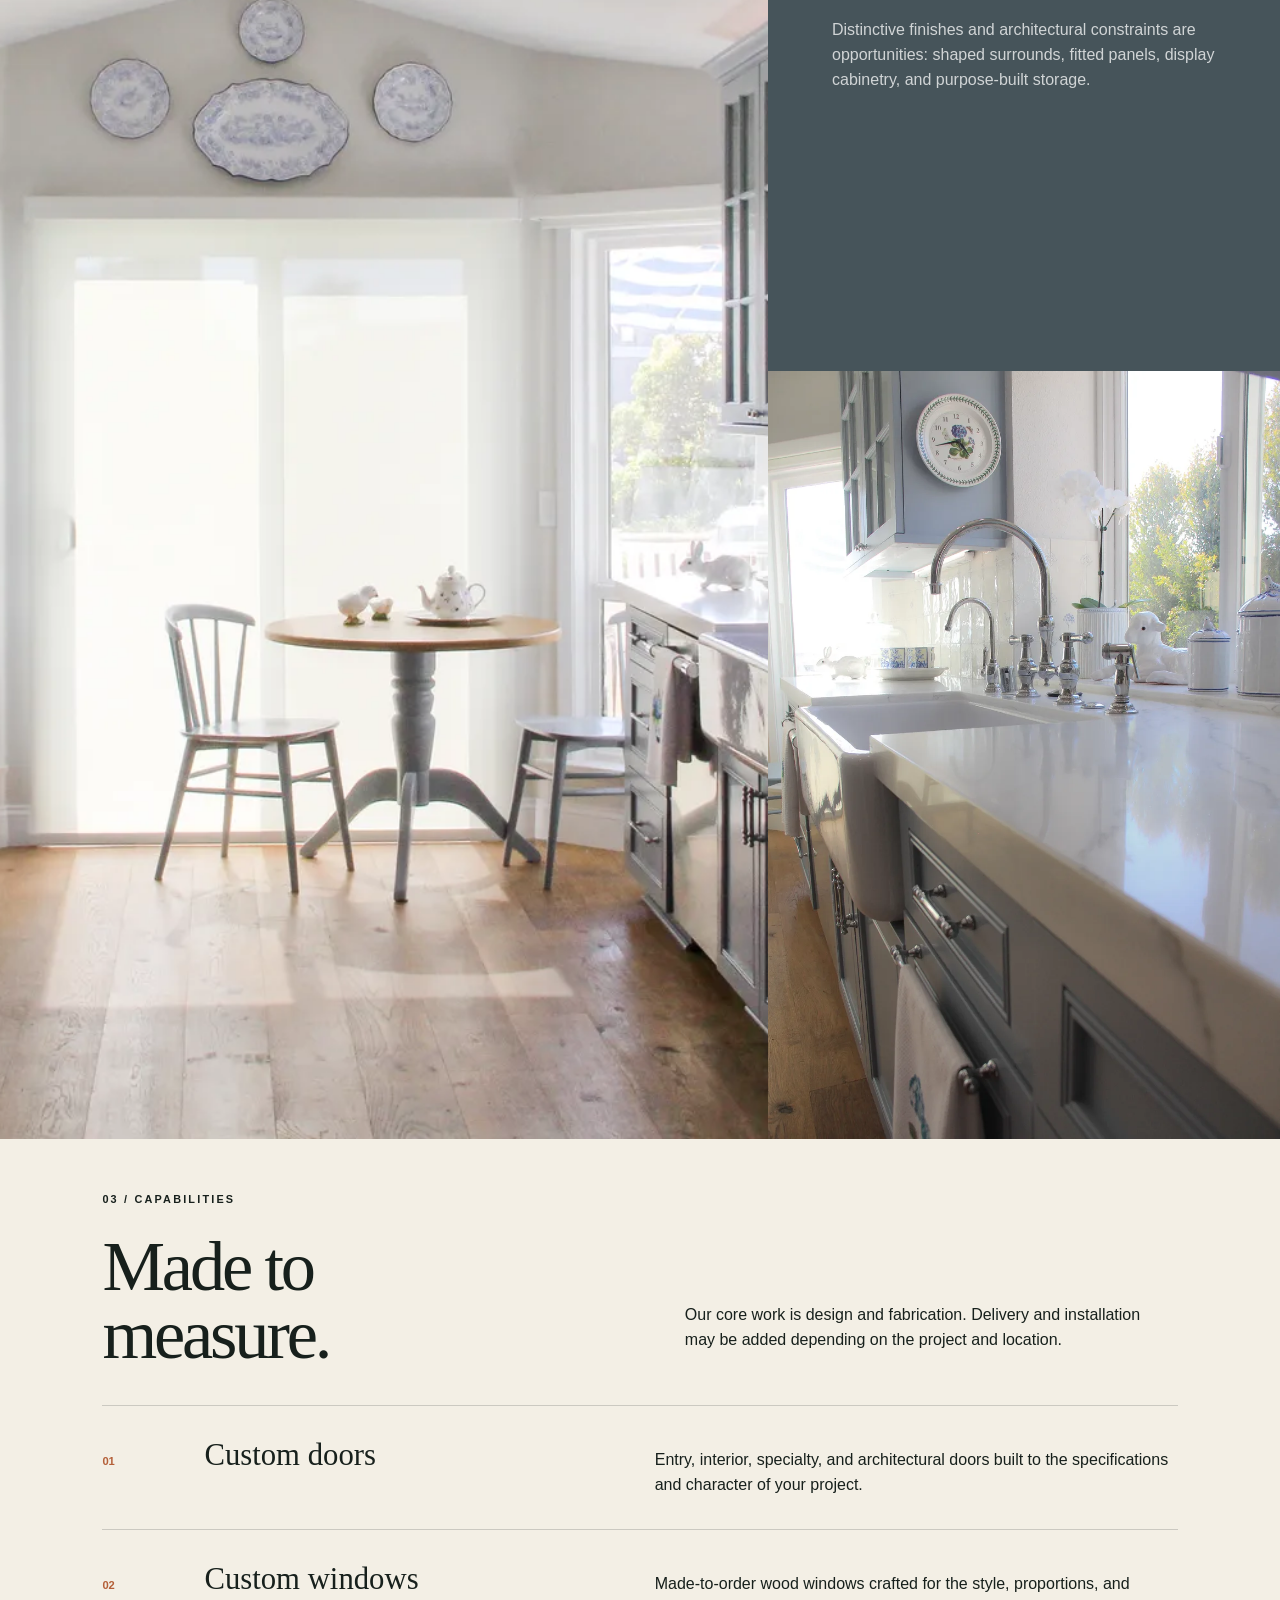
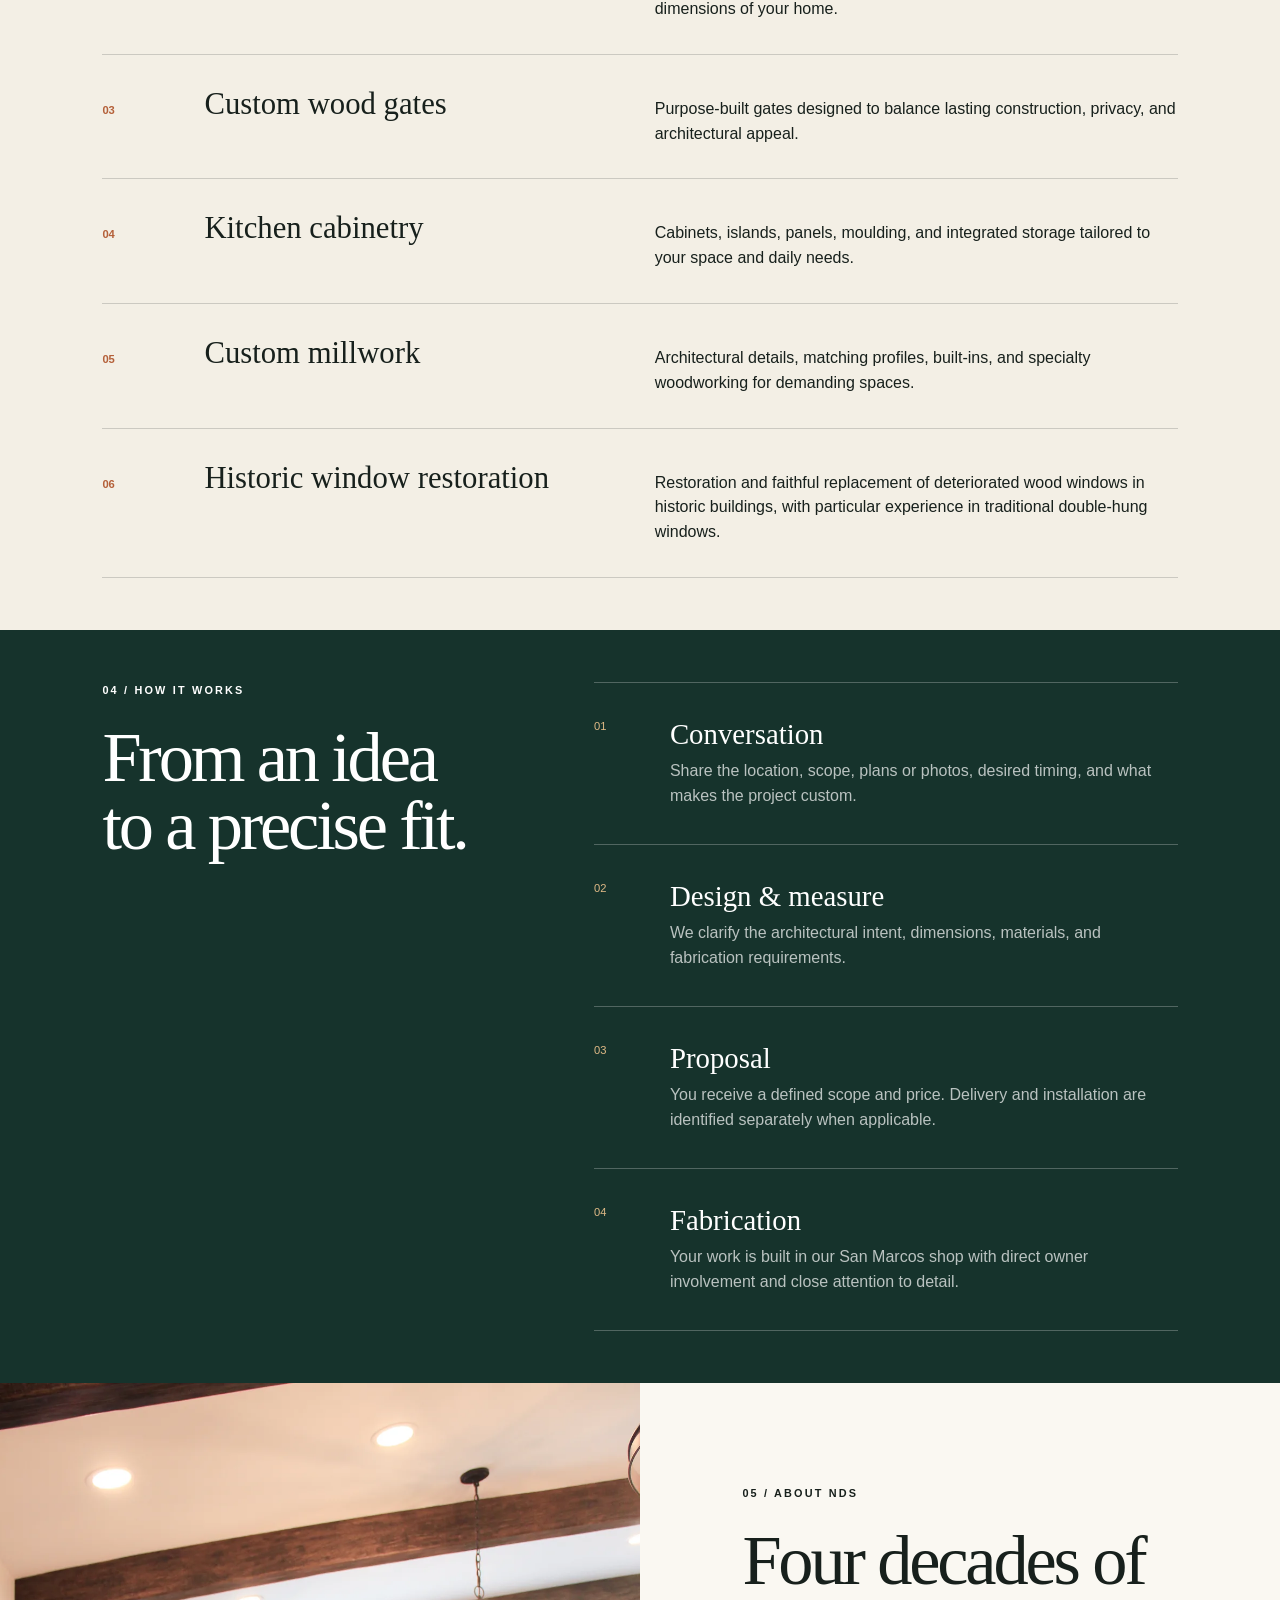
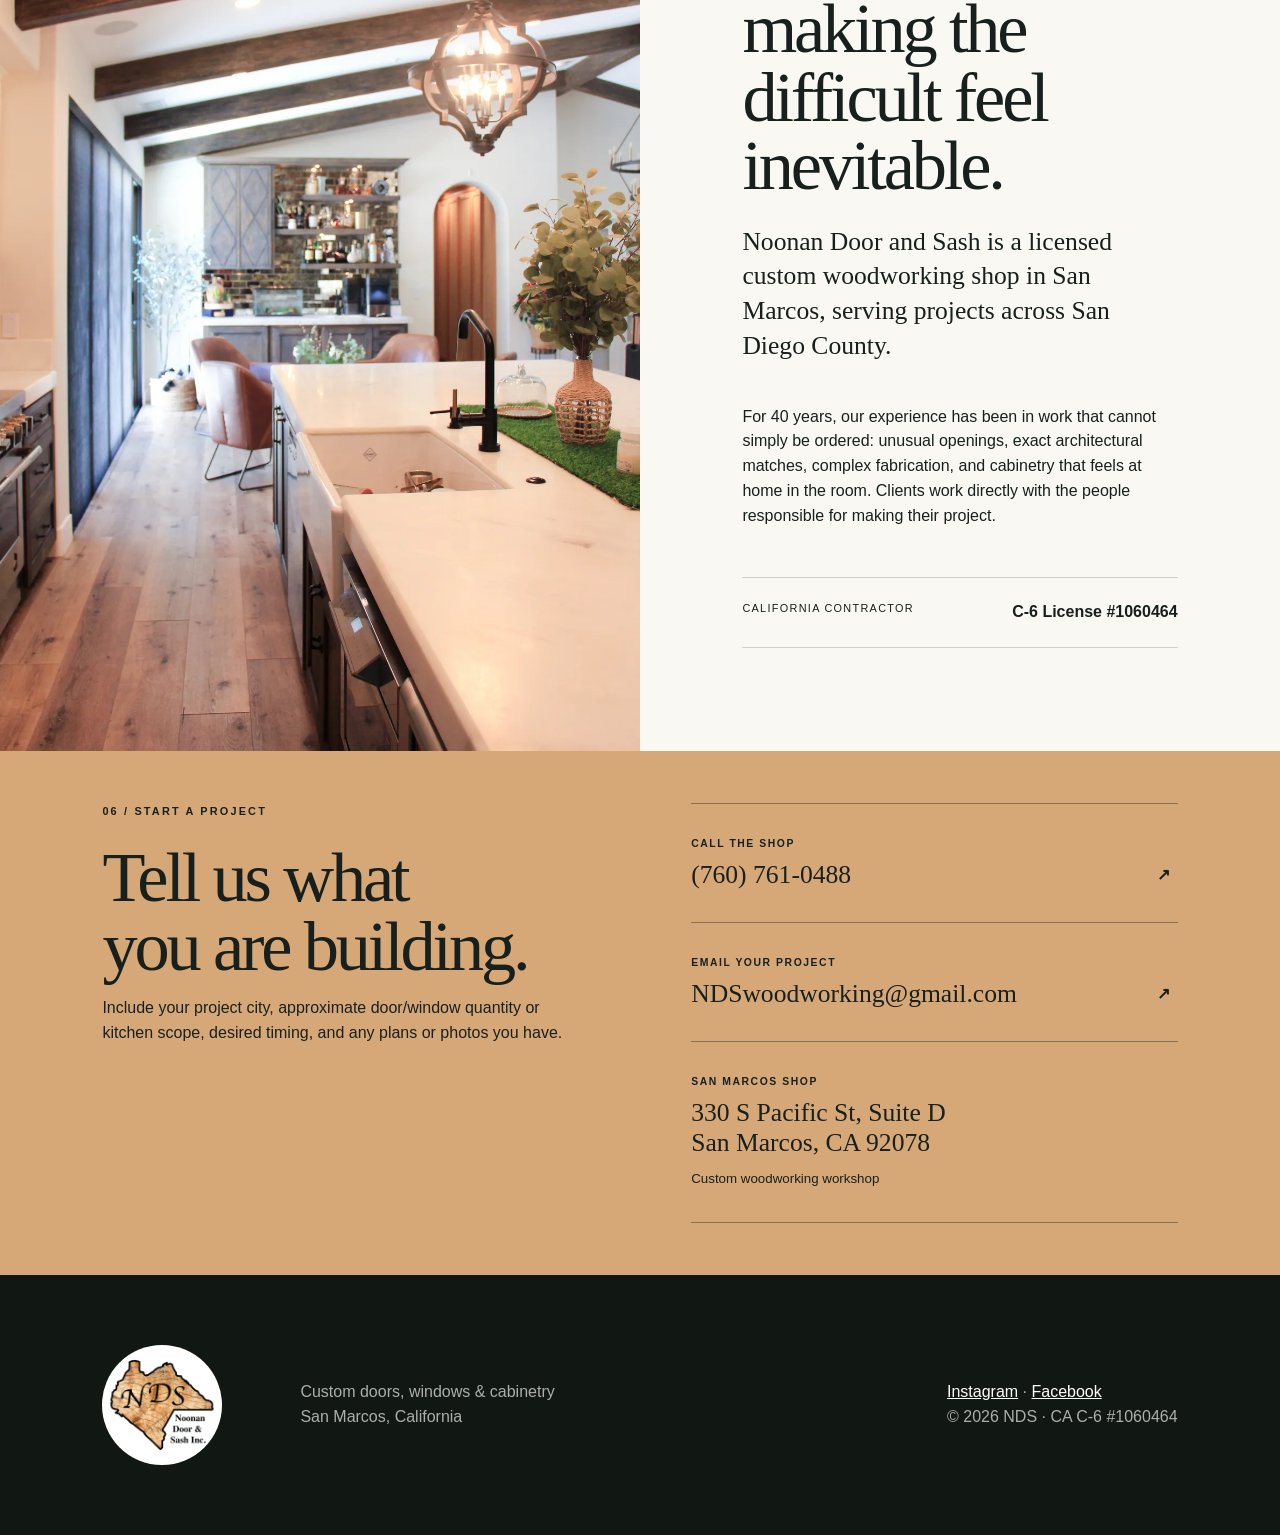
<file: more.html>
<!doctype html><html lang="en"><head><meta charset="utf-8"><meta name="viewport" content="width=device-width,initial-scale=1"><meta http-equiv="refresh" content="0;url=index.html#work"><link rel="canonical" href="https://ndswoodworking.com/#work"><title>Custom Woodwork | Noonan Door &amp; Sash</title><script>location.replace('index.html#work')</script></head><body><p><a href="index.html#work">Continue to selected custom work</a></p></body></html>
</file>
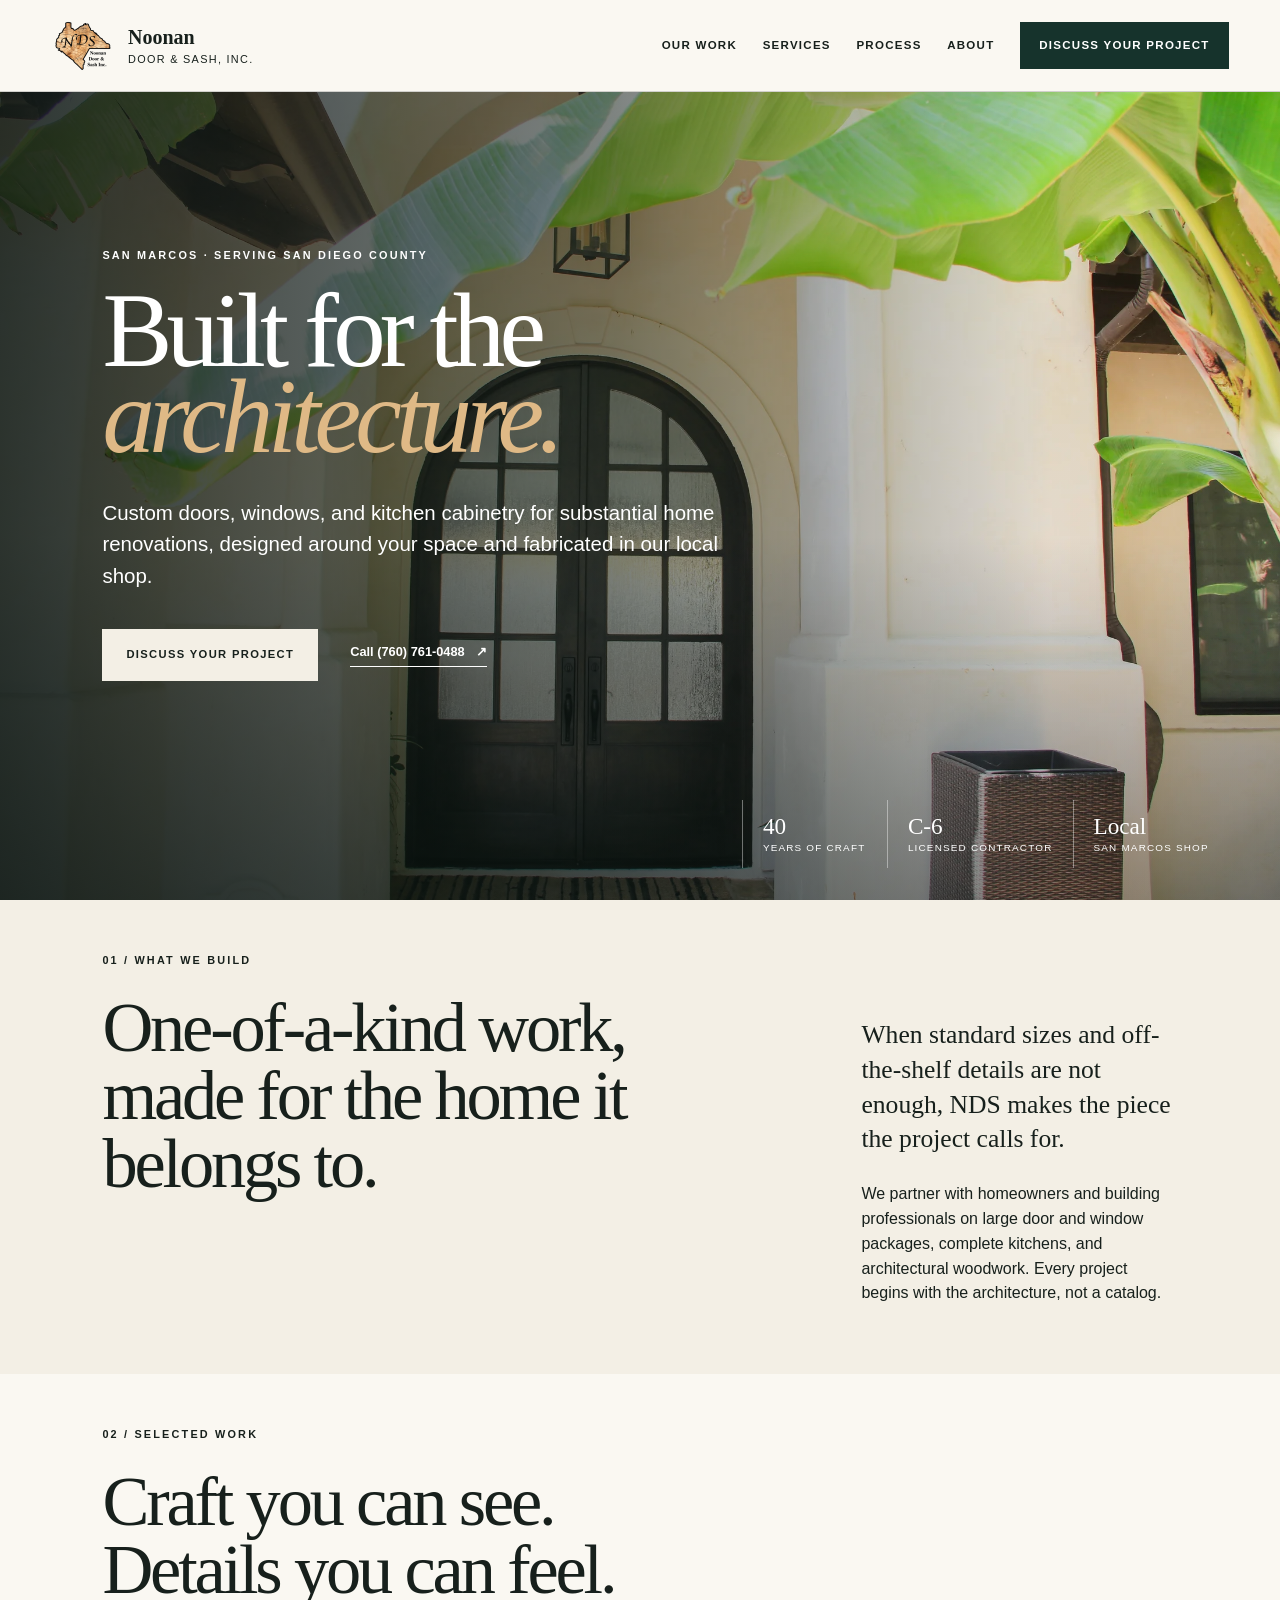
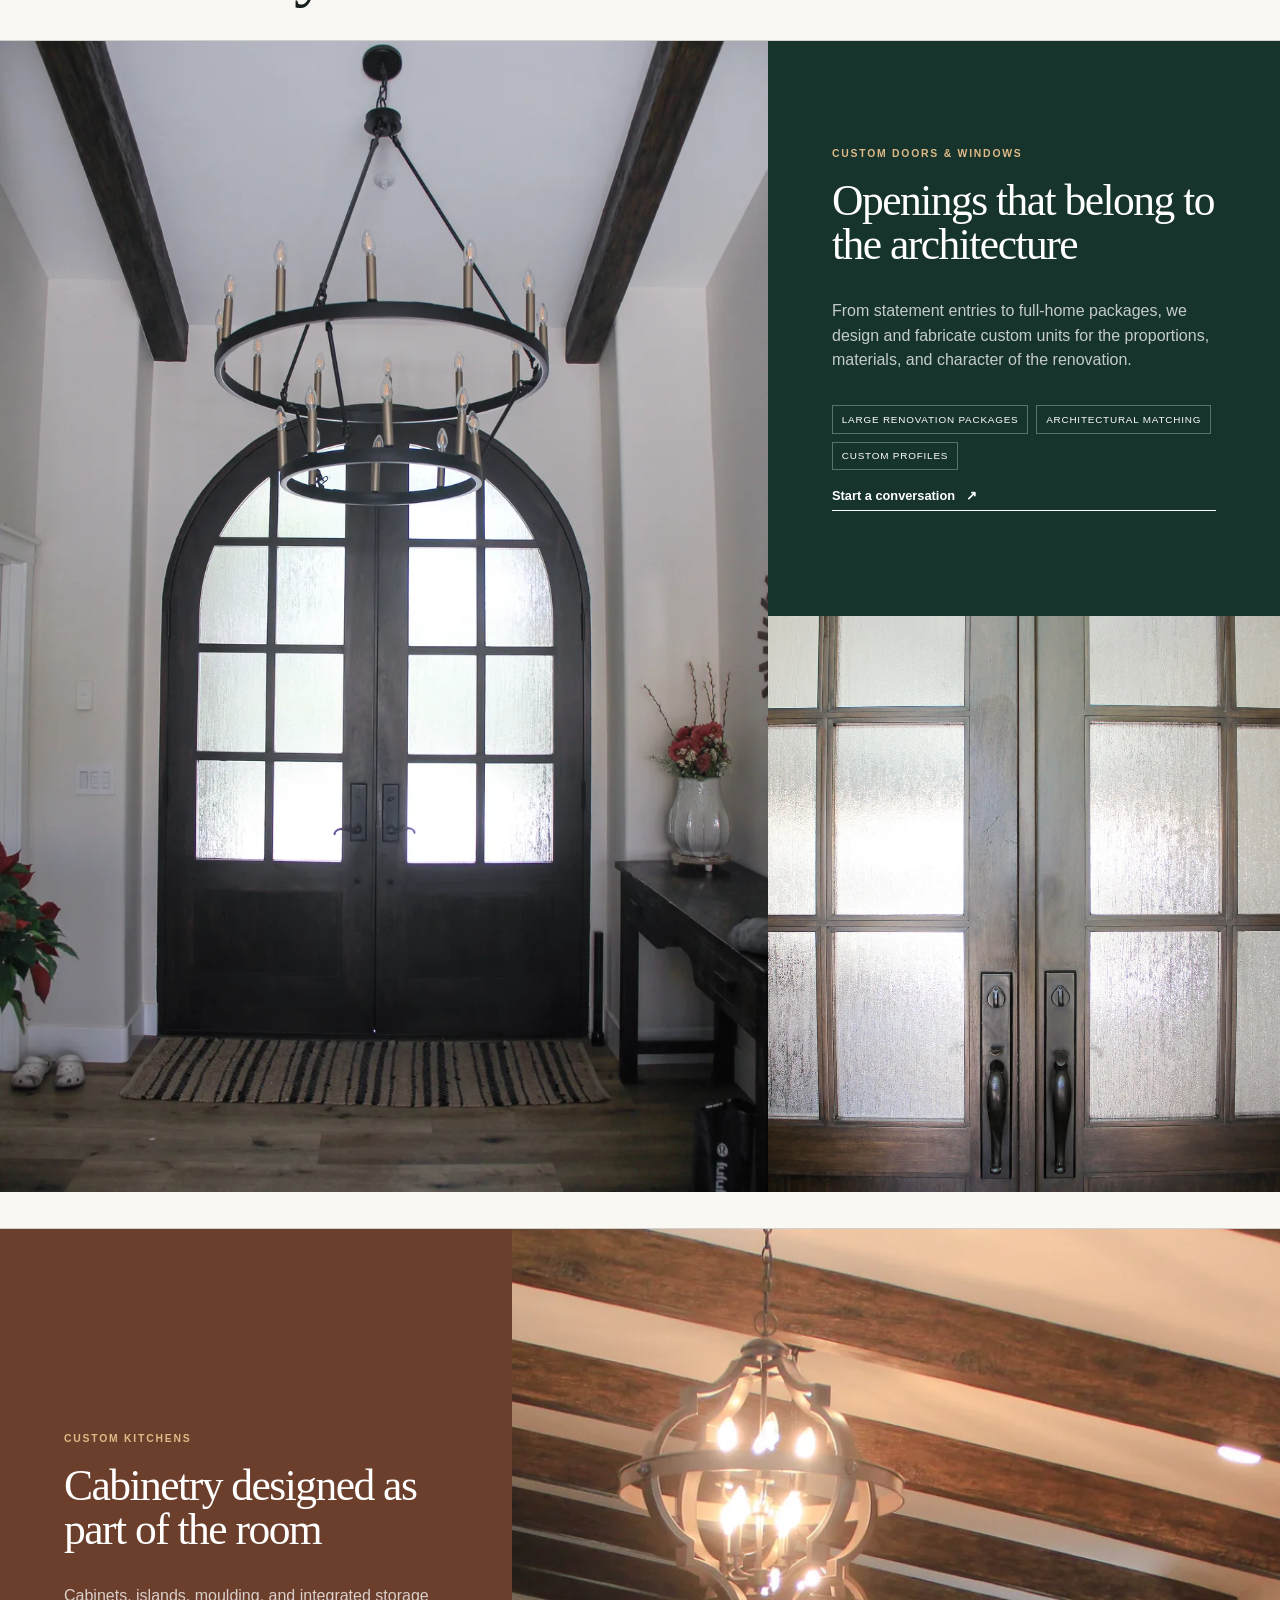
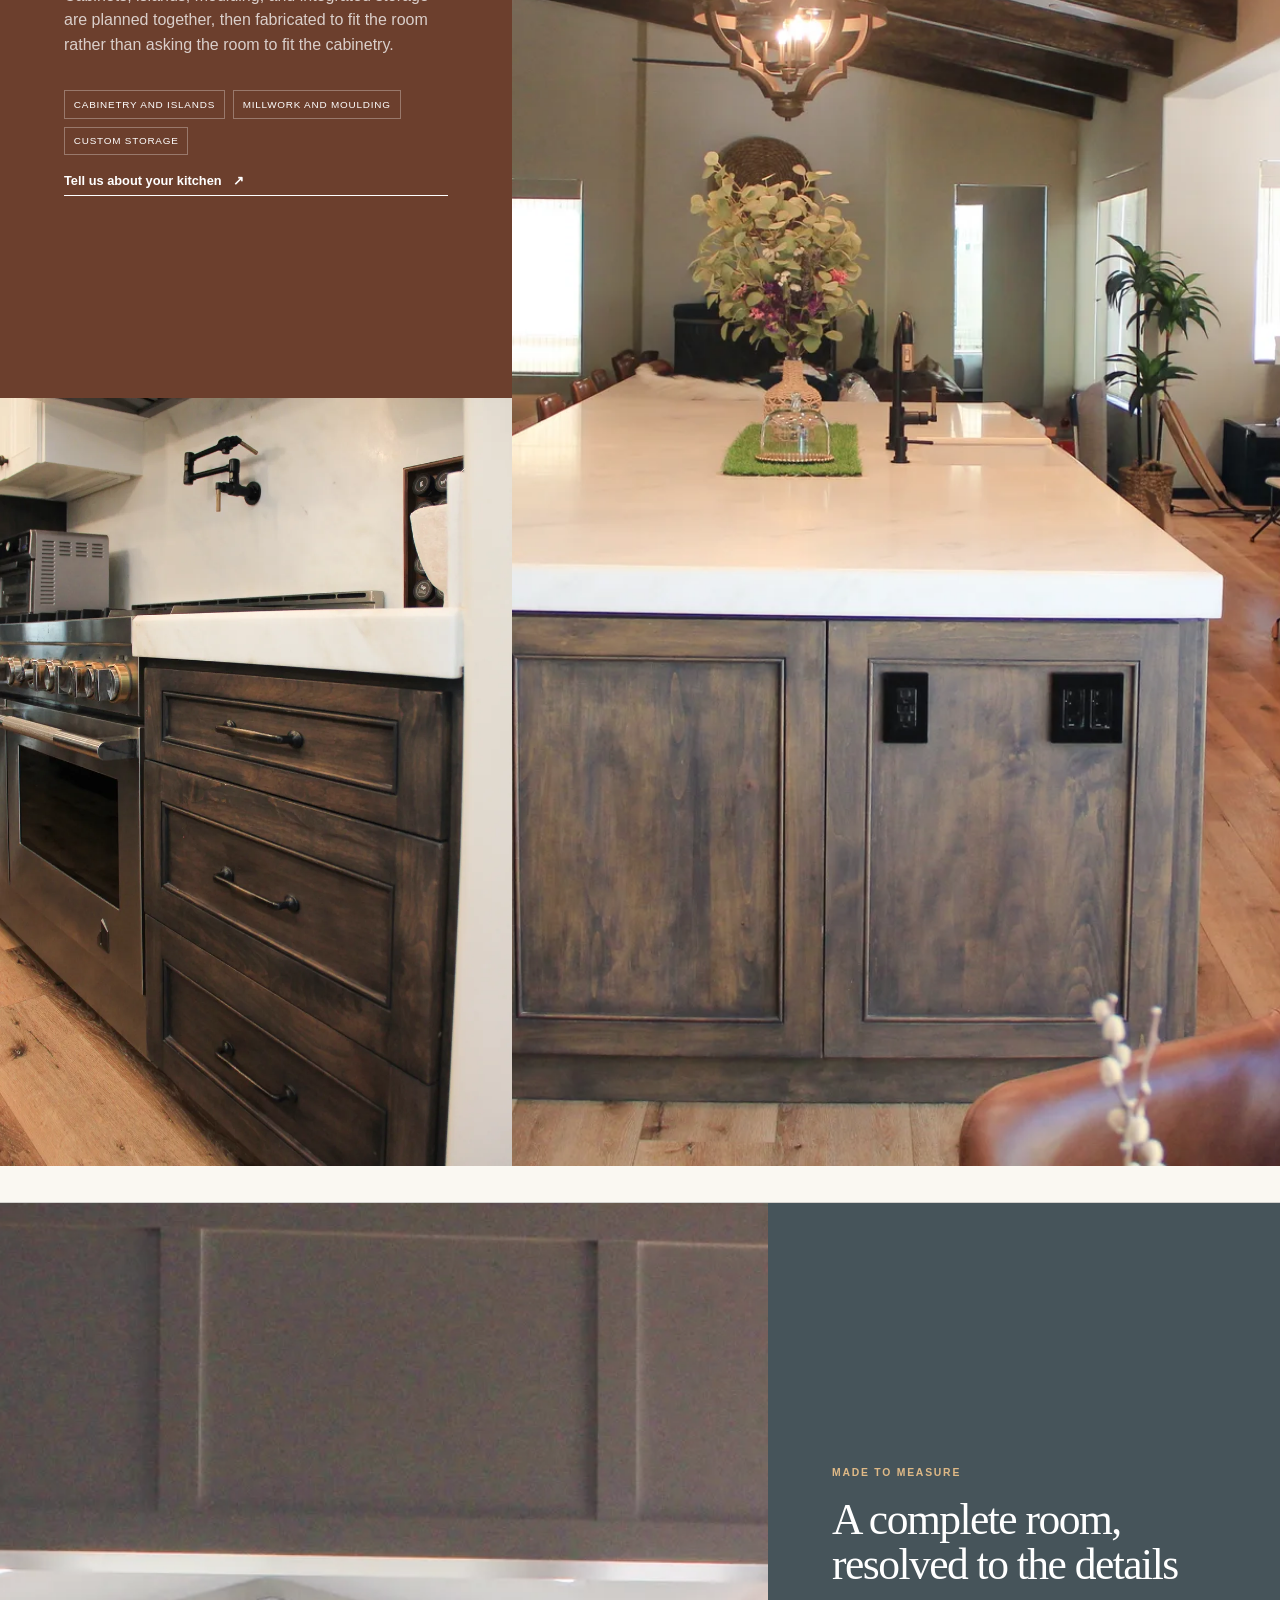
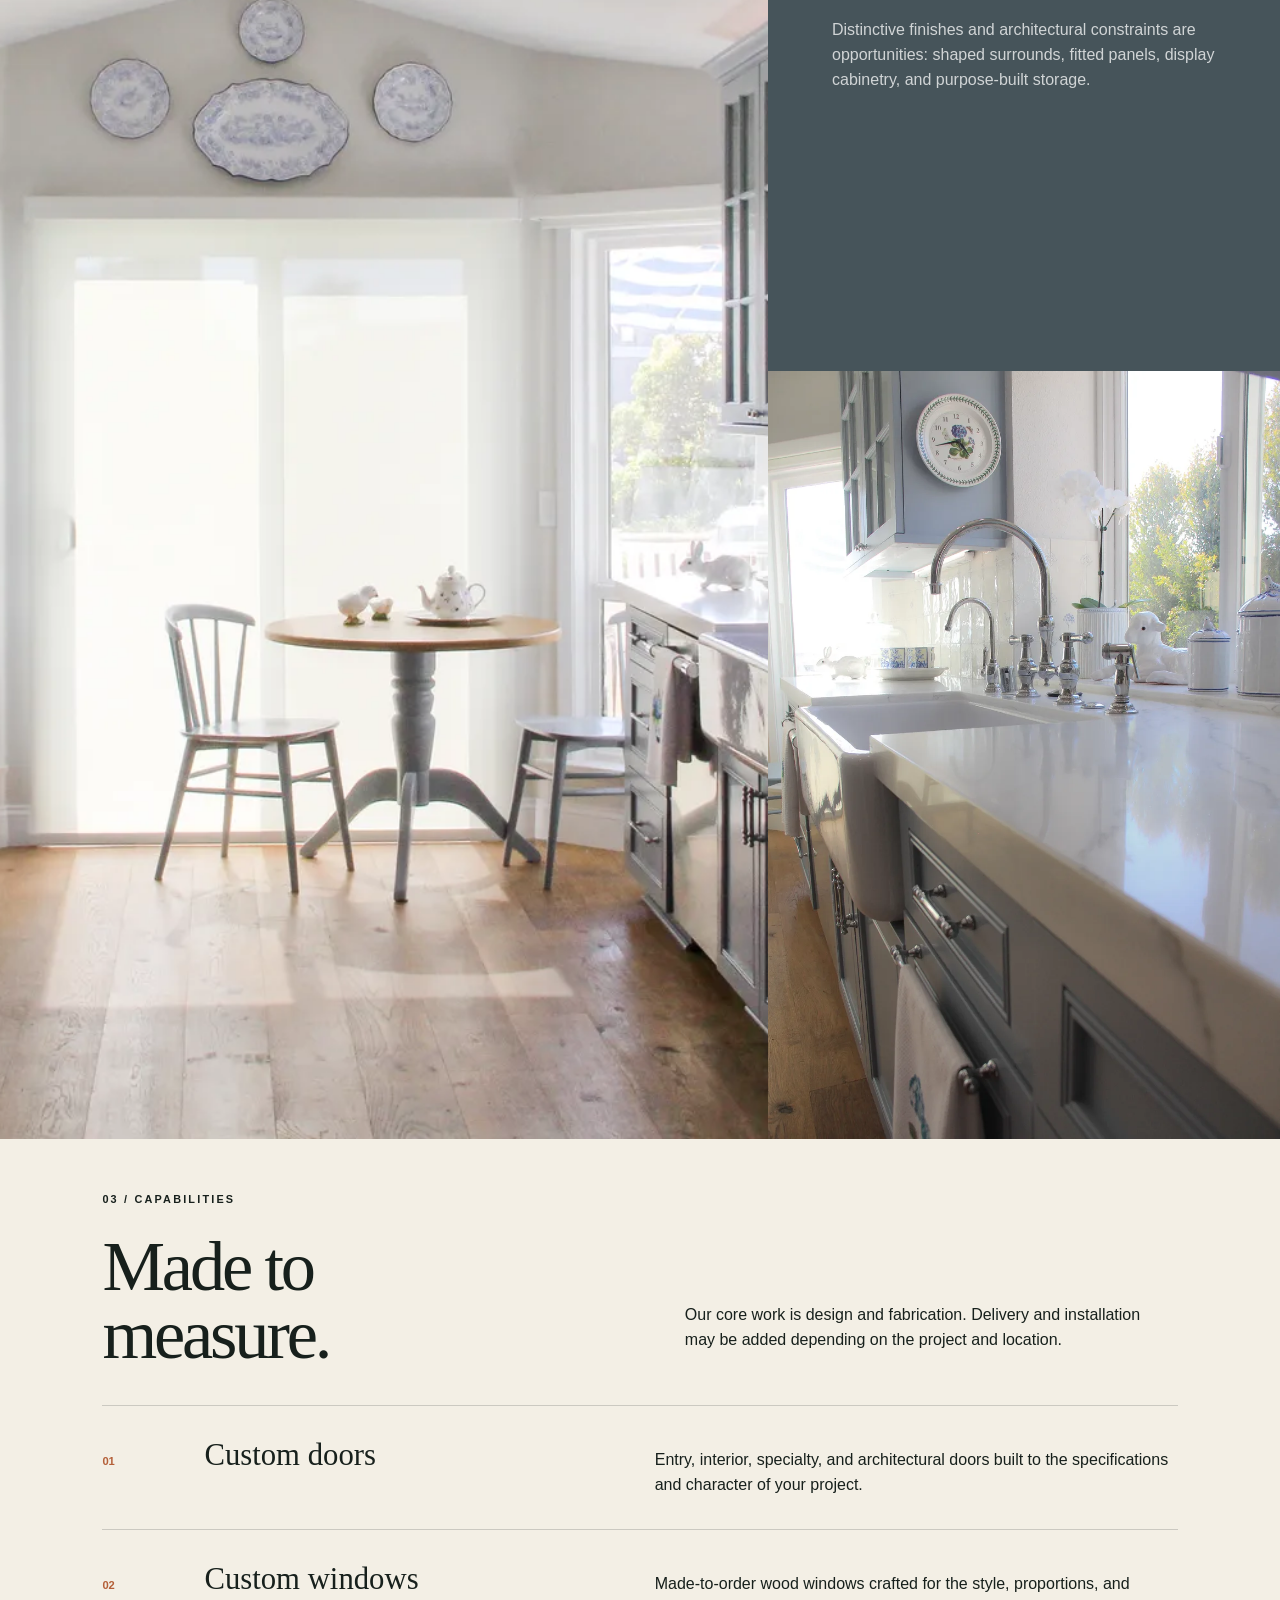
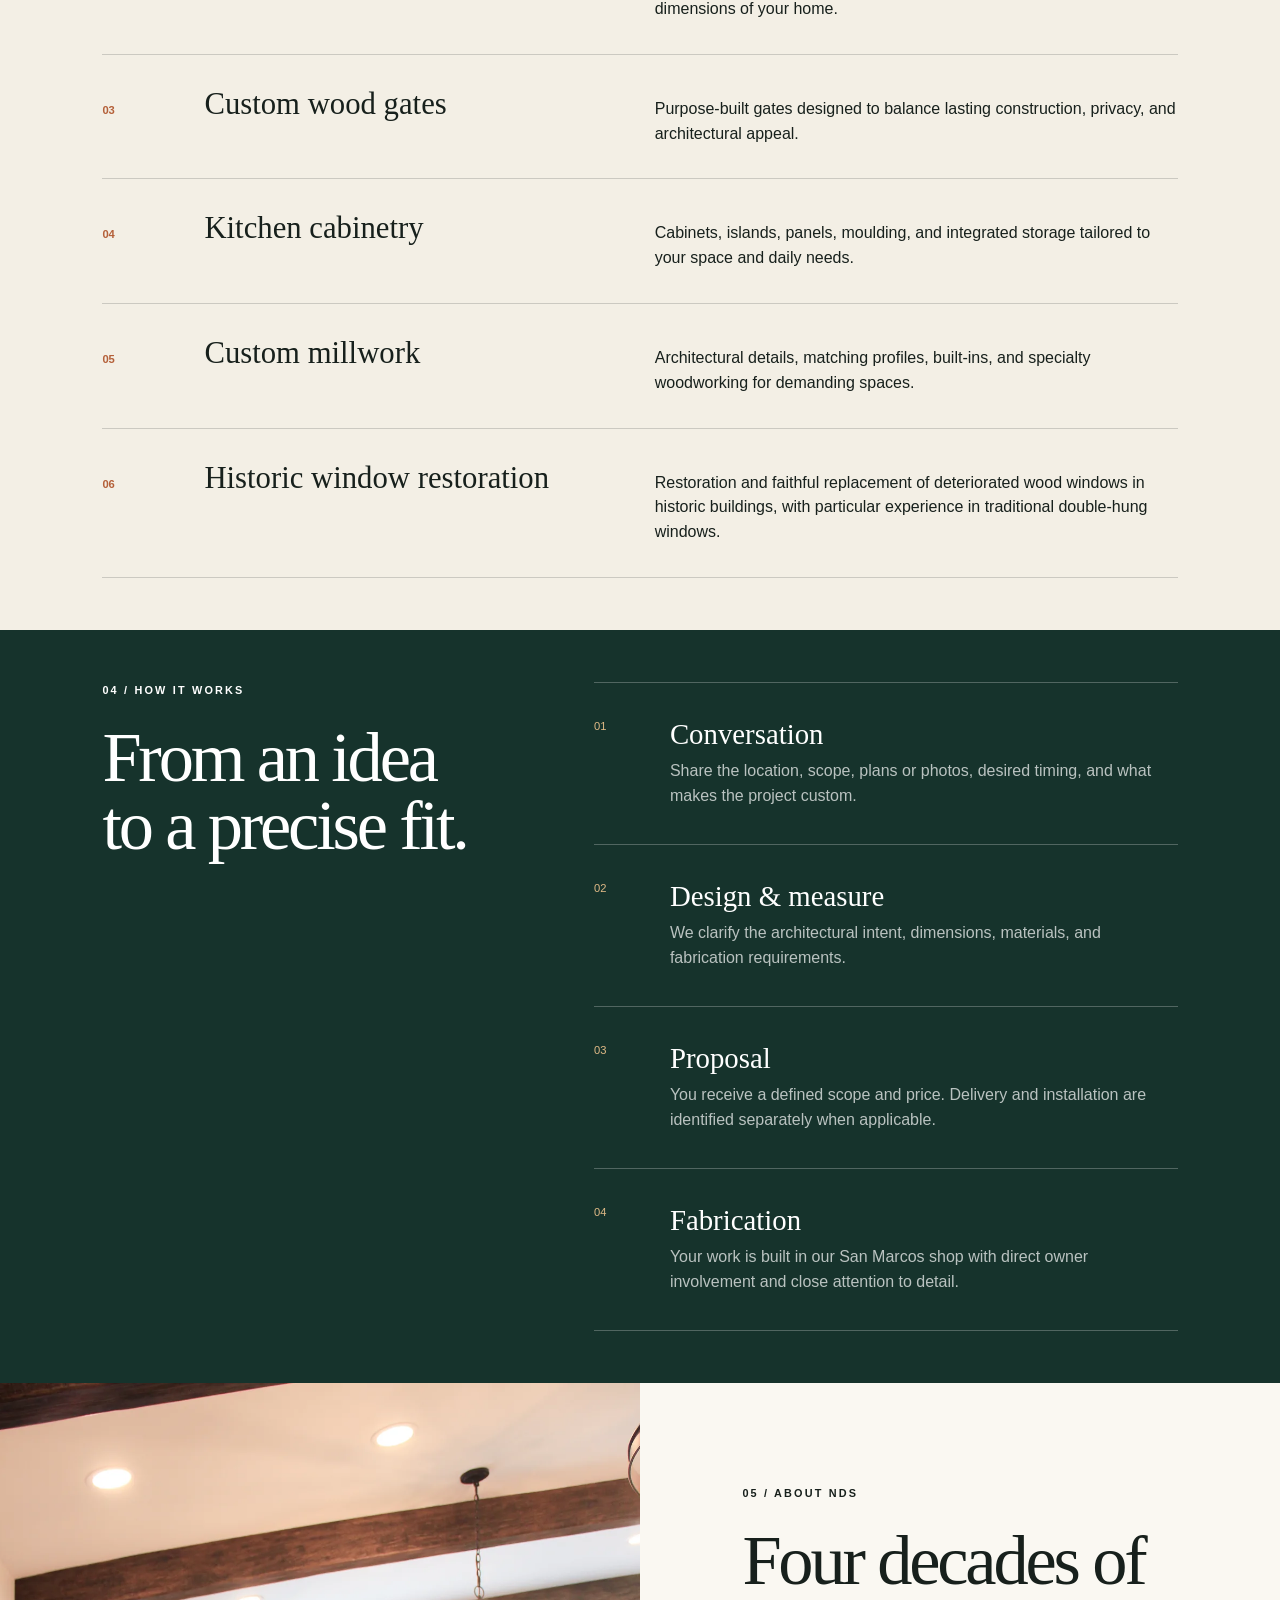
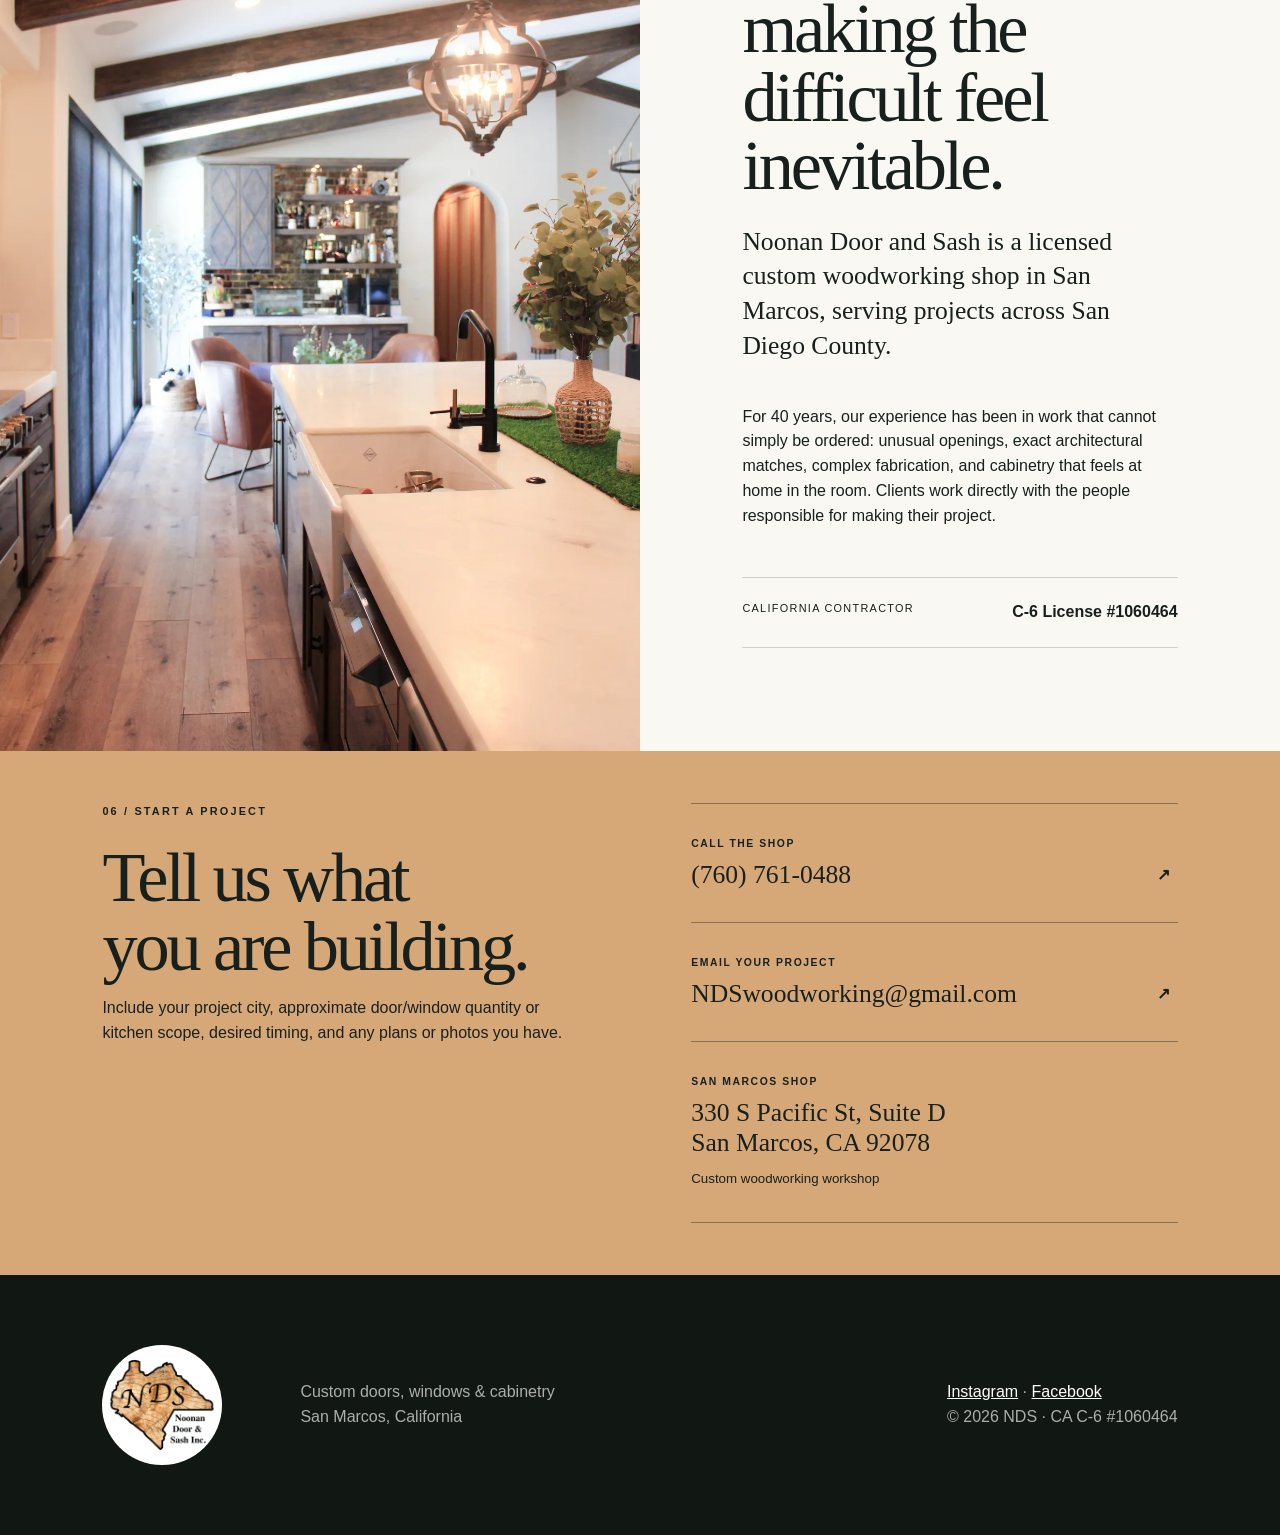
<file: services.html>
<!doctype html><html lang="en"><head><meta charset="utf-8"><meta name="viewport" content="width=device-width,initial-scale=1"><meta http-equiv="refresh" content="0;url=index.html#services"><link rel="canonical" href="https://ndswoodworking.com/#services"><title>Services | Noonan Door &amp; Sash</title><script>location.replace('index.html#services')</script></head><body><p><a href="index.html#services">Continue to Noonan Door &amp; Sash services</a></p></body></html>
</file>
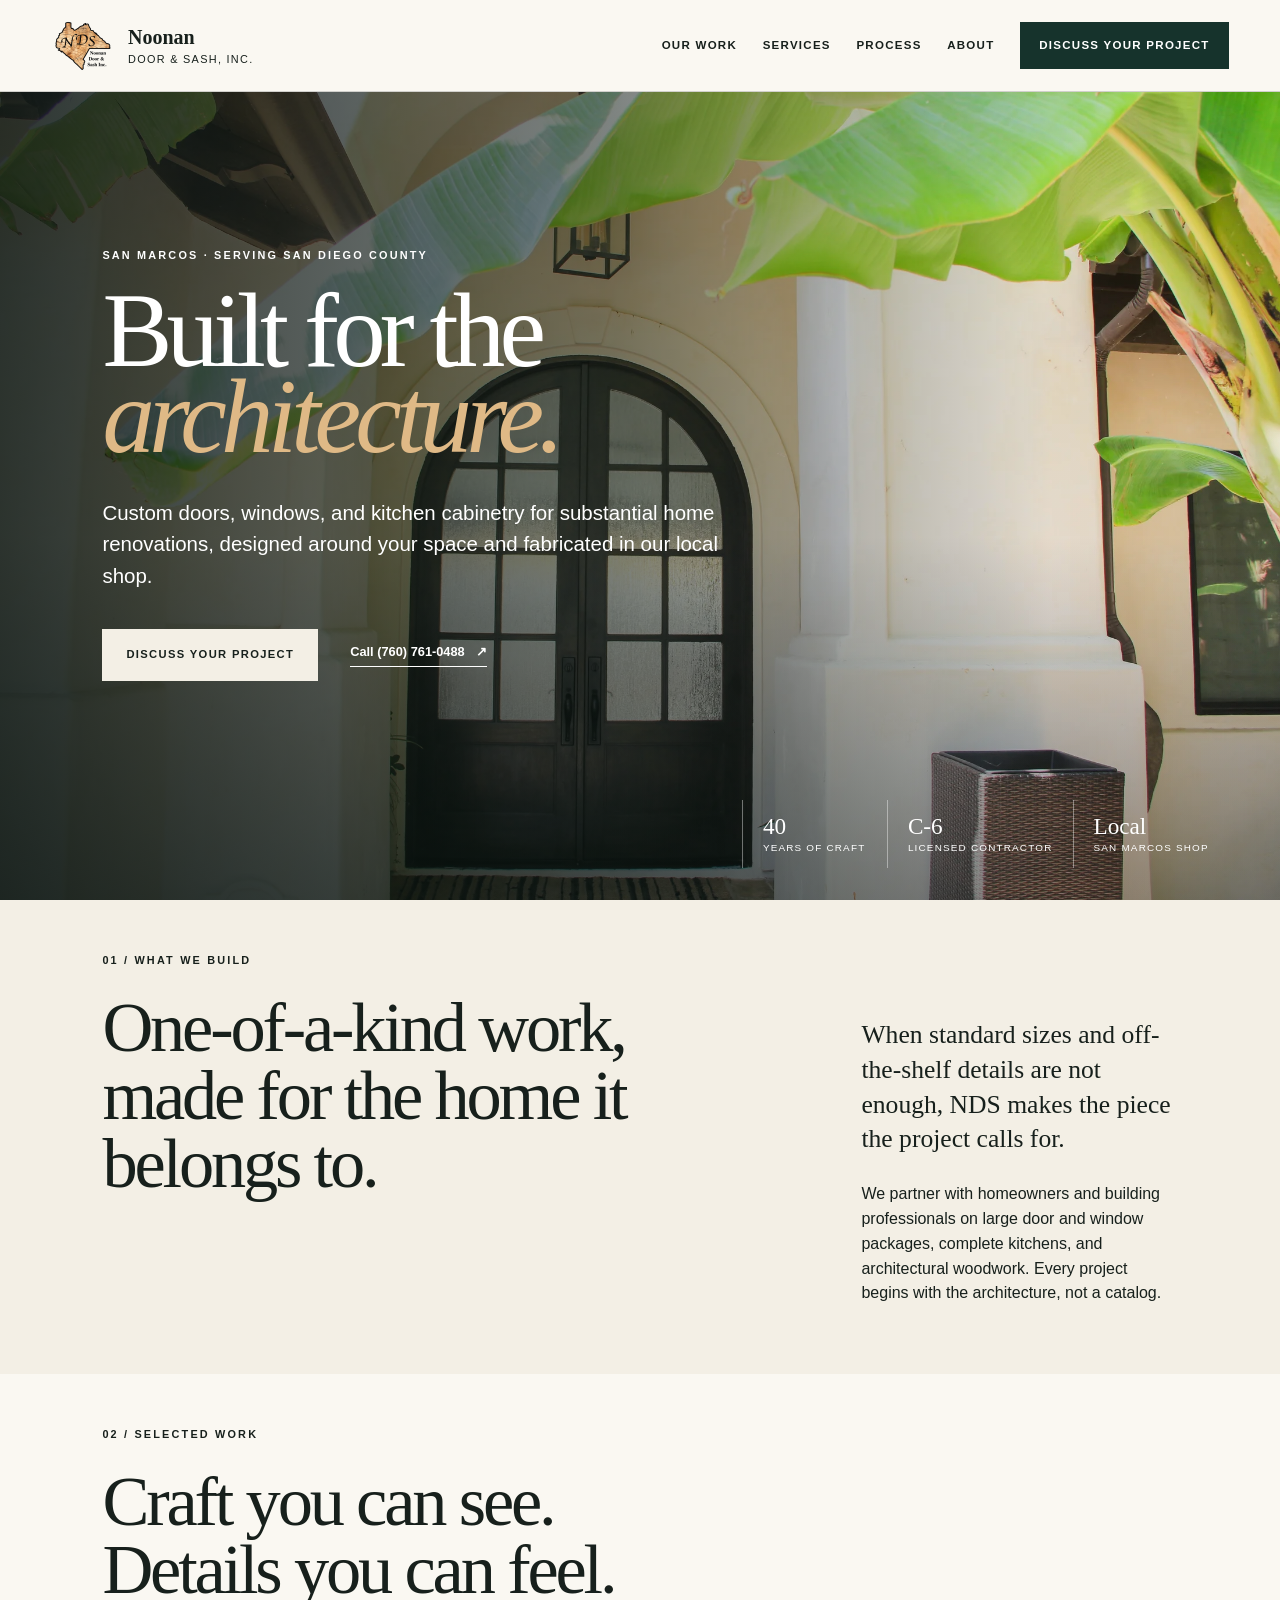
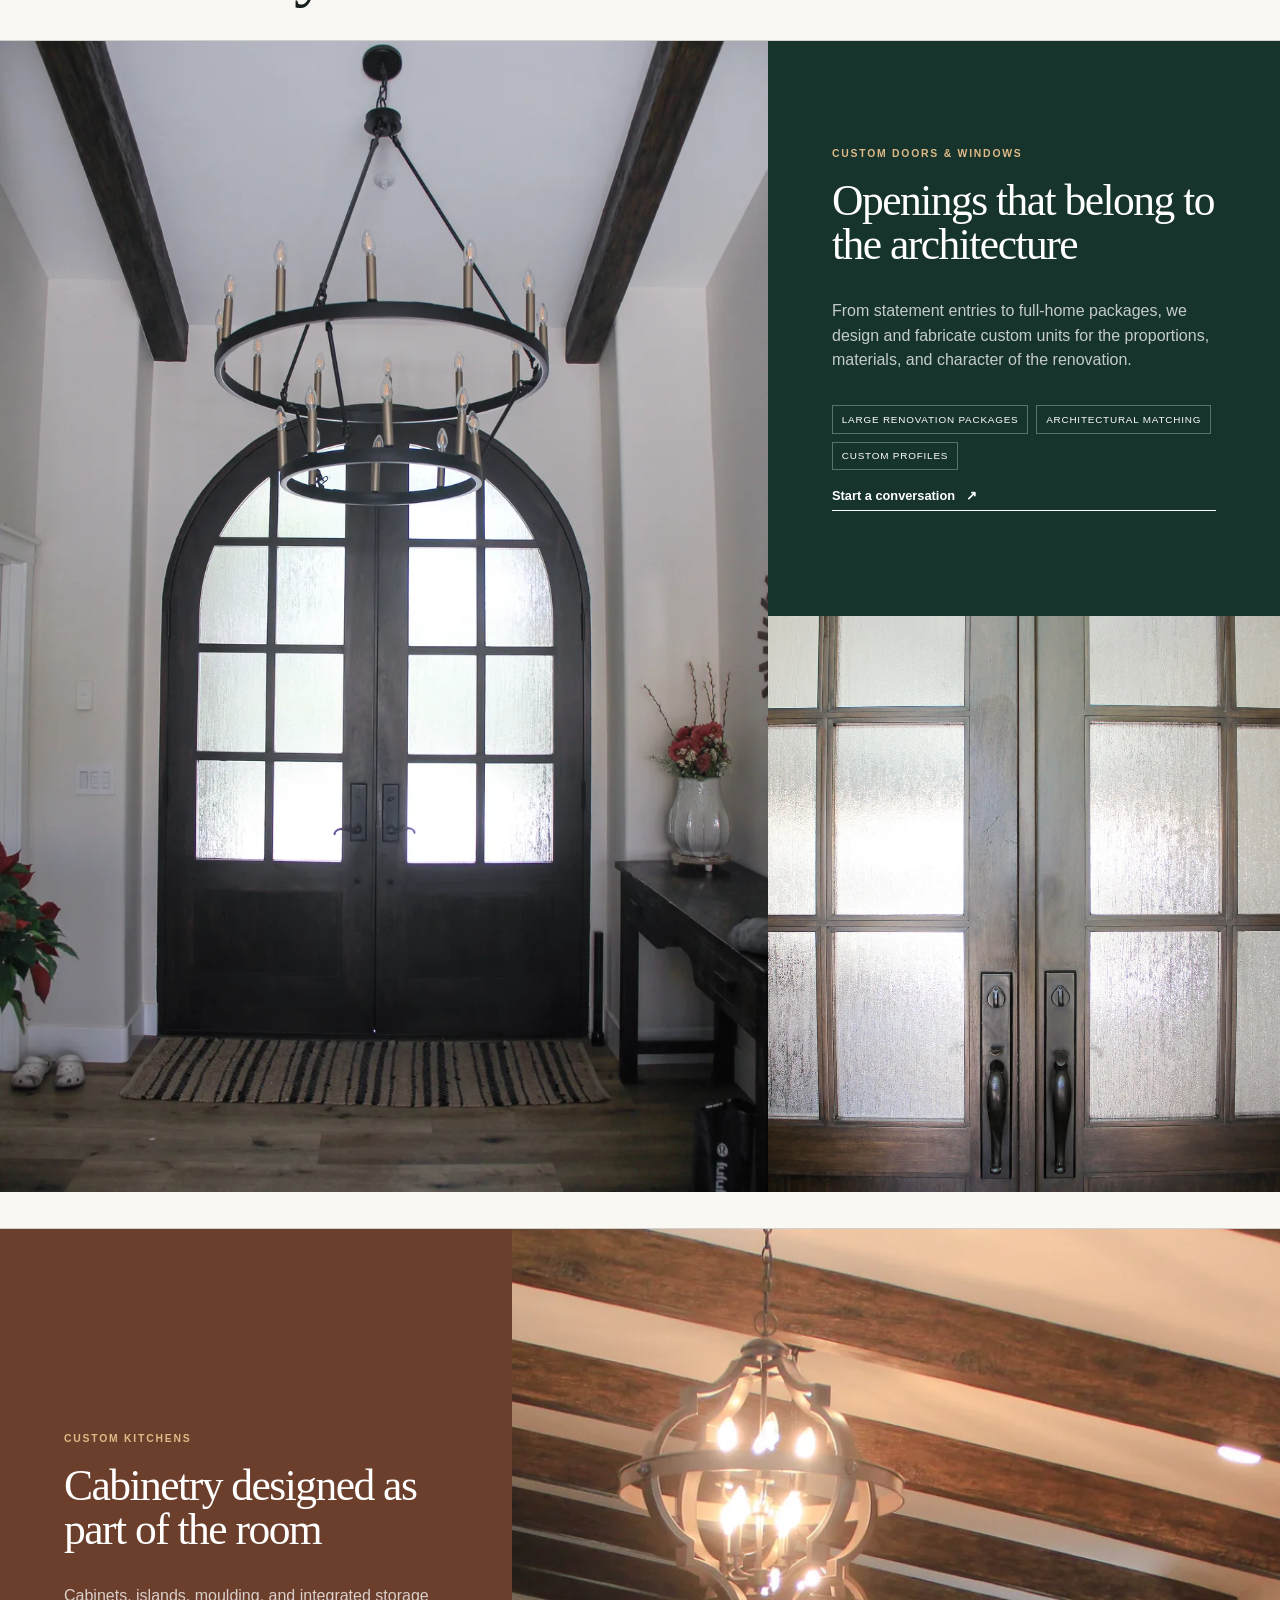
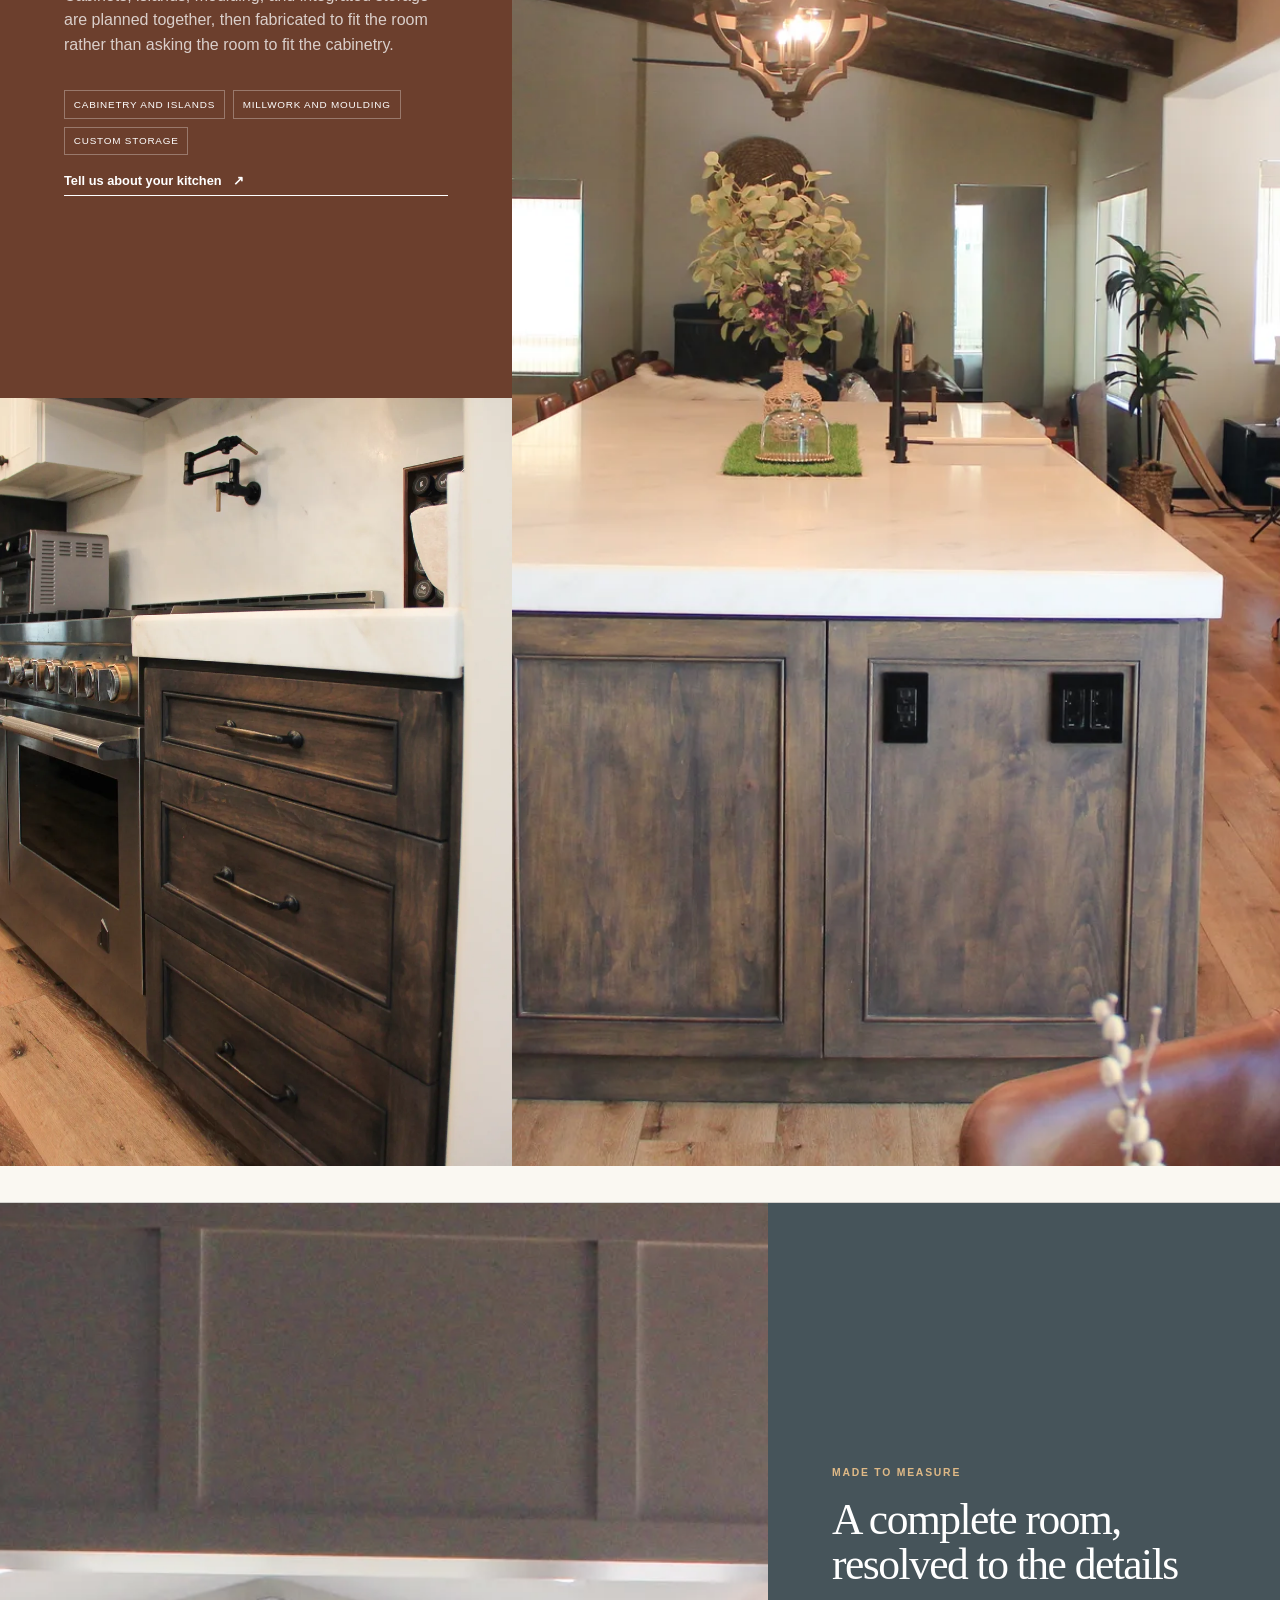
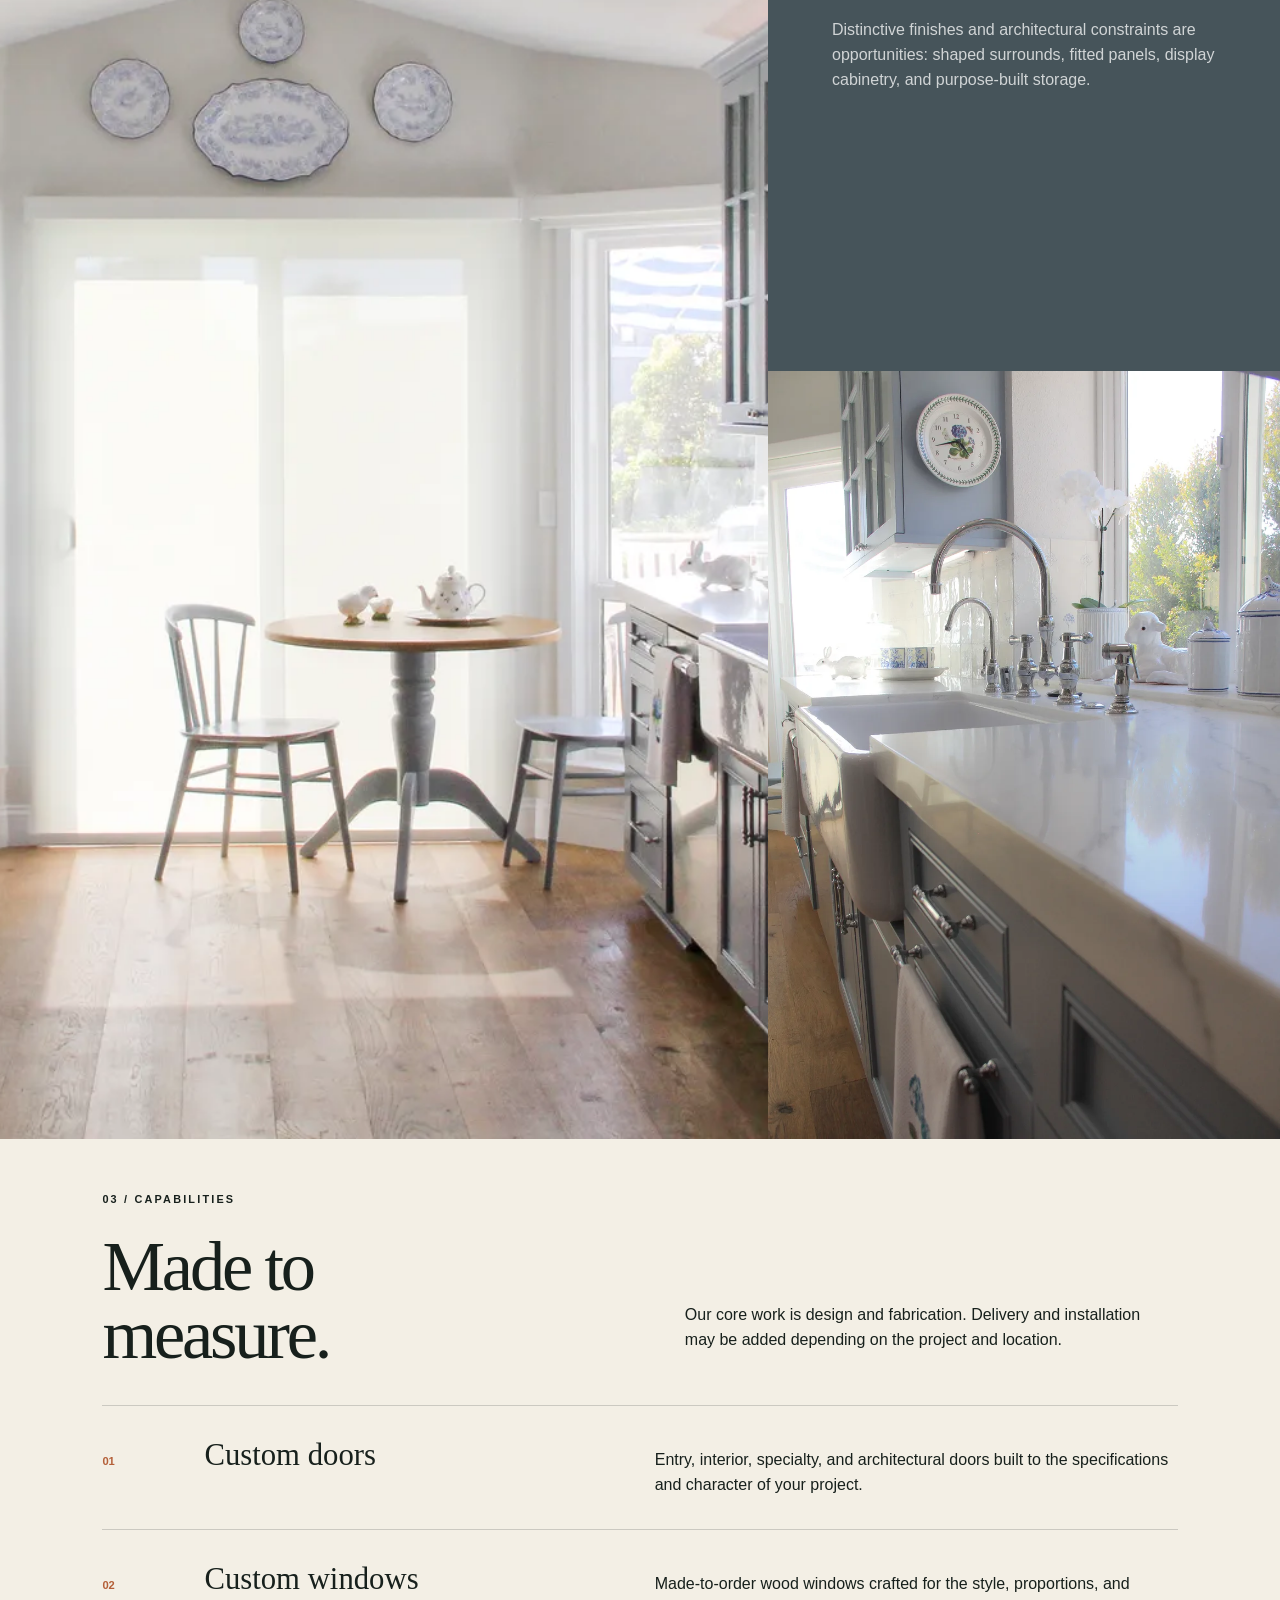
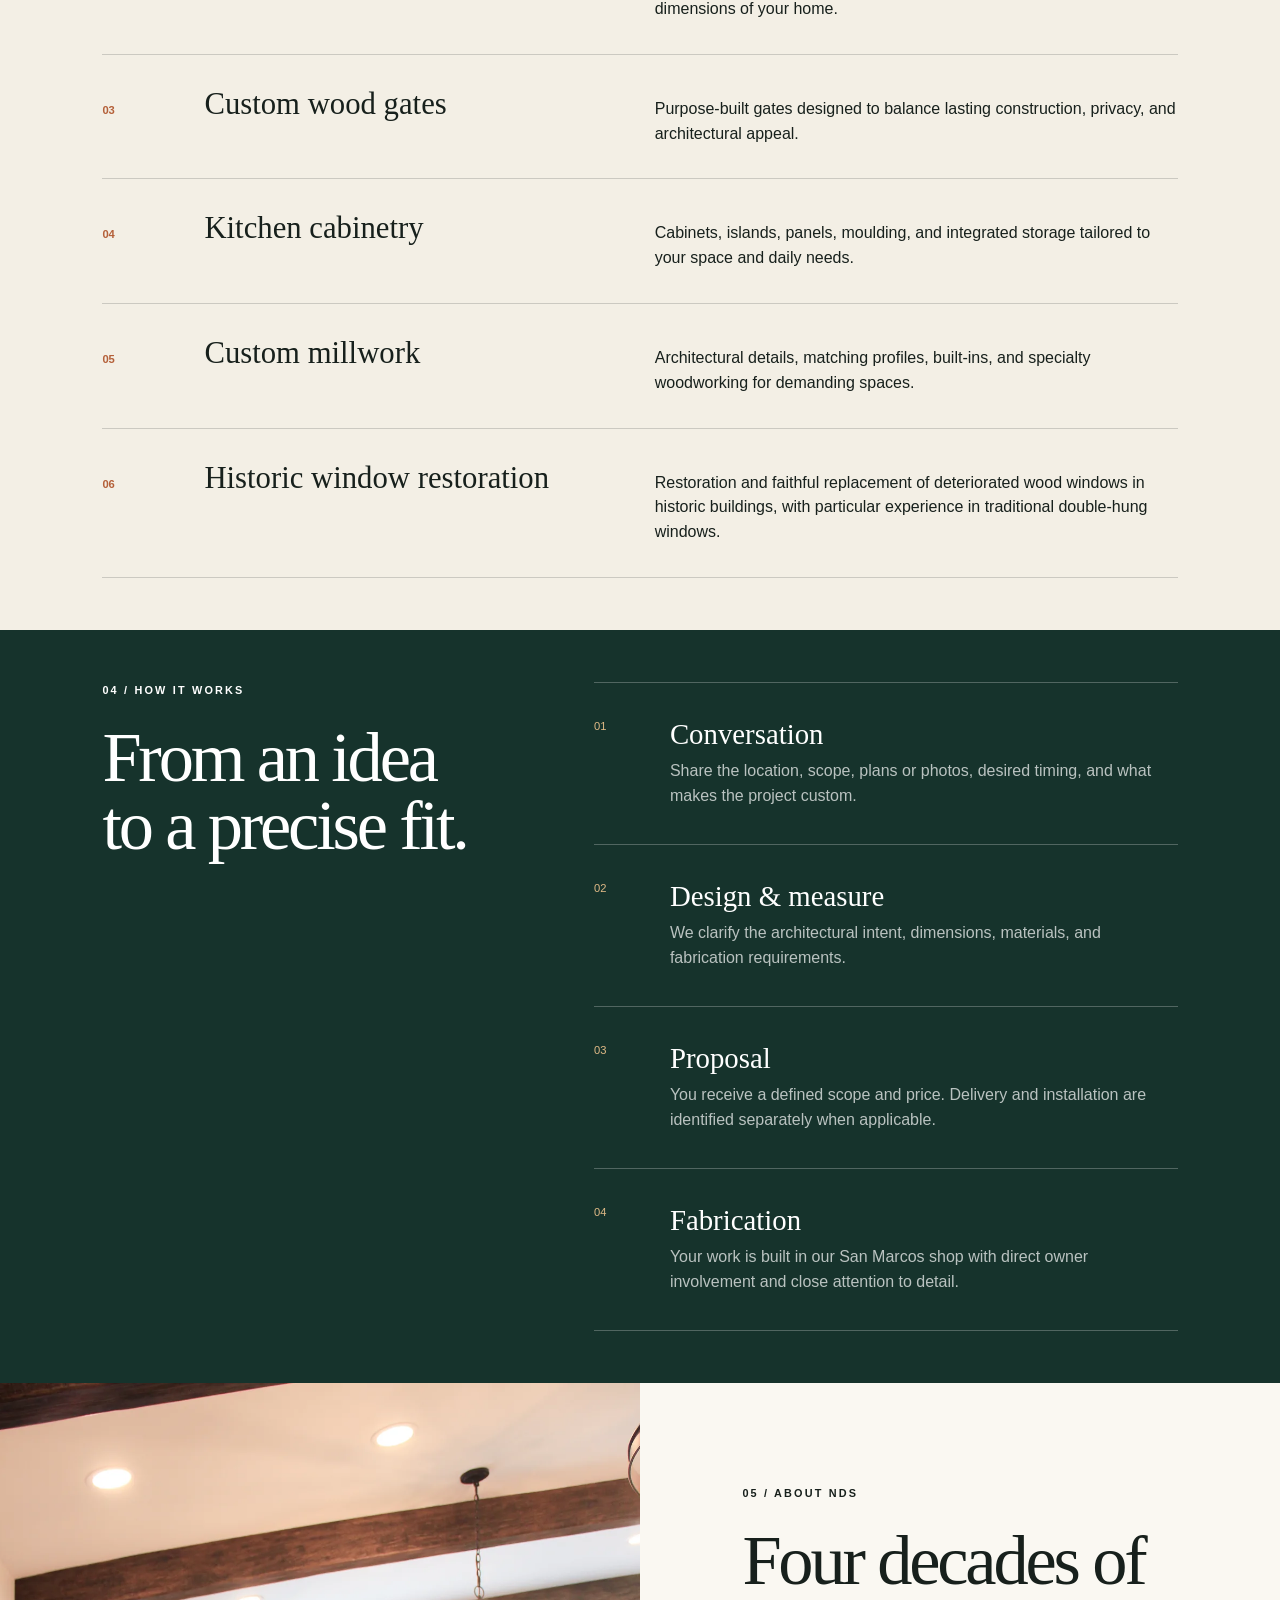
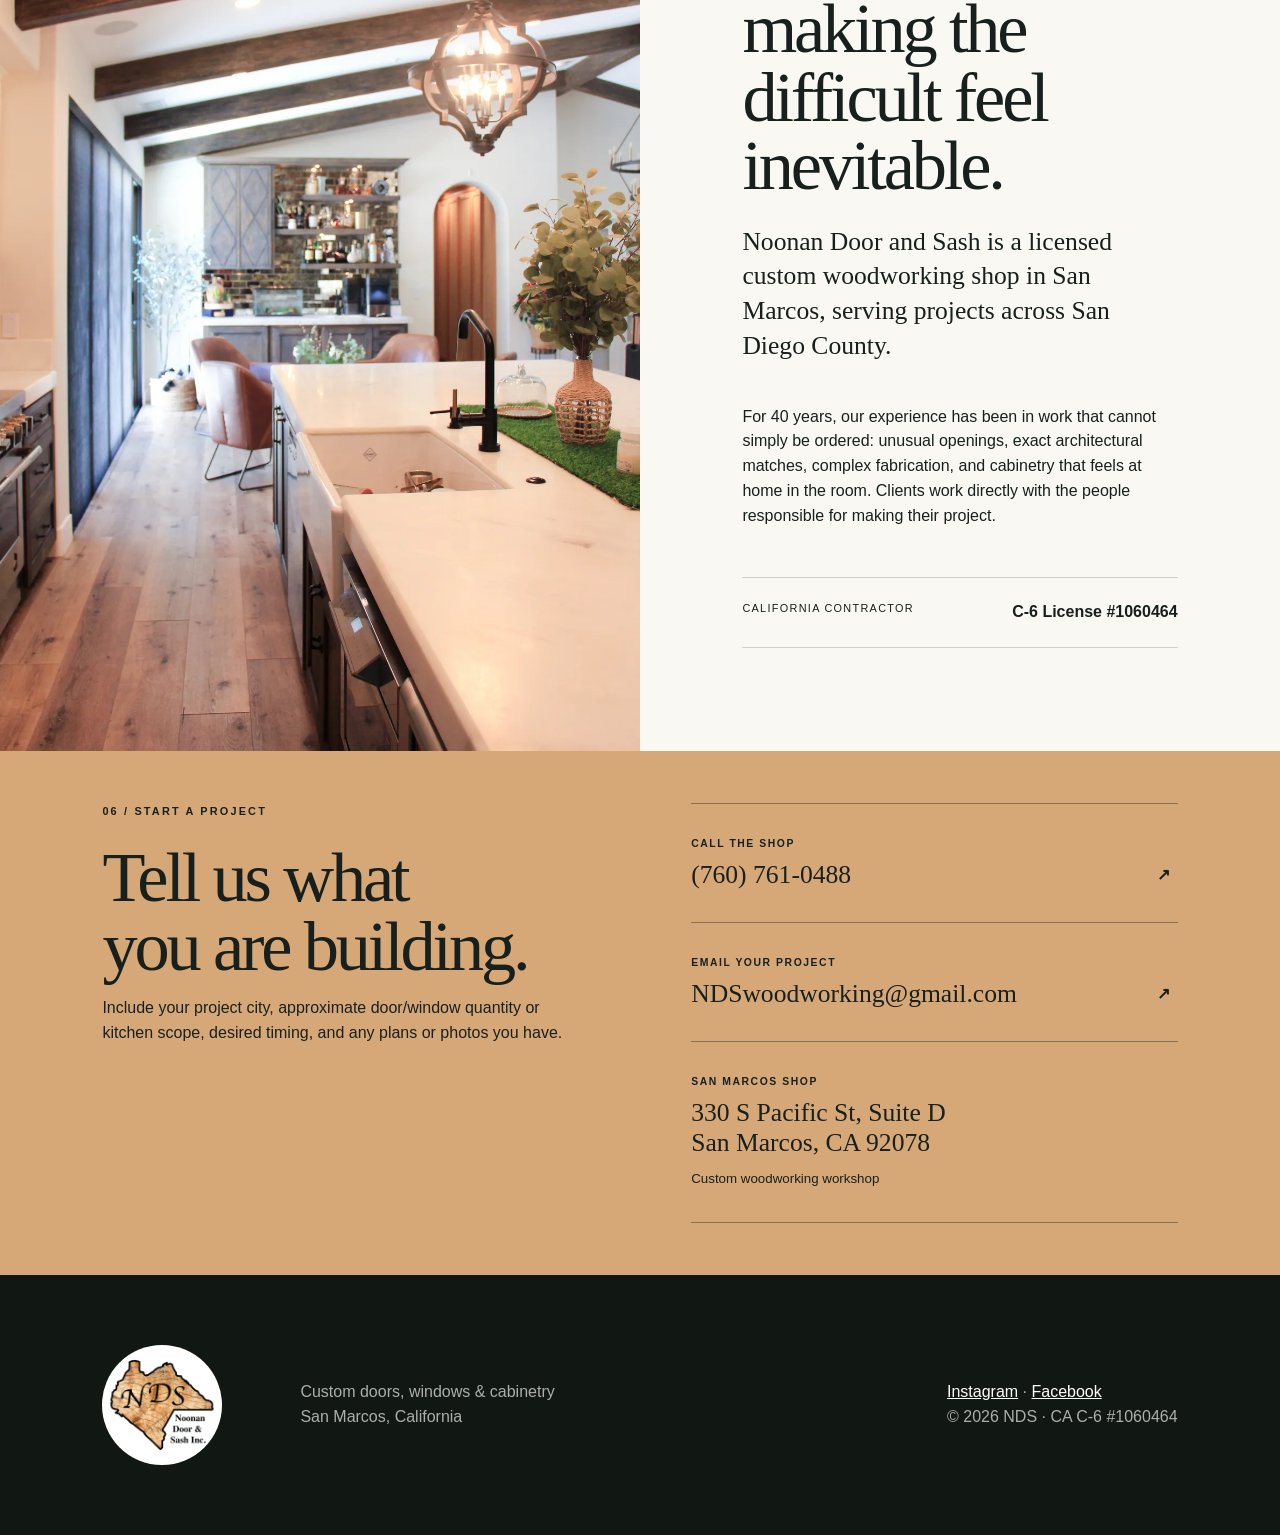
<file: windows.html>
<!doctype html><html lang="en"><head><meta charset="utf-8"><meta name="viewport" content="width=device-width,initial-scale=1"><meta http-equiv="refresh" content="0;url=index.html#work"><link rel="canonical" href="https://ndswoodworking.com/#work"><title>Custom Windows | Noonan Door &amp; Sash</title><script>location.replace('index.html#work')</script></head><body><p><a href="index.html#work">Continue to custom window projects</a></p></body></html>
</file>
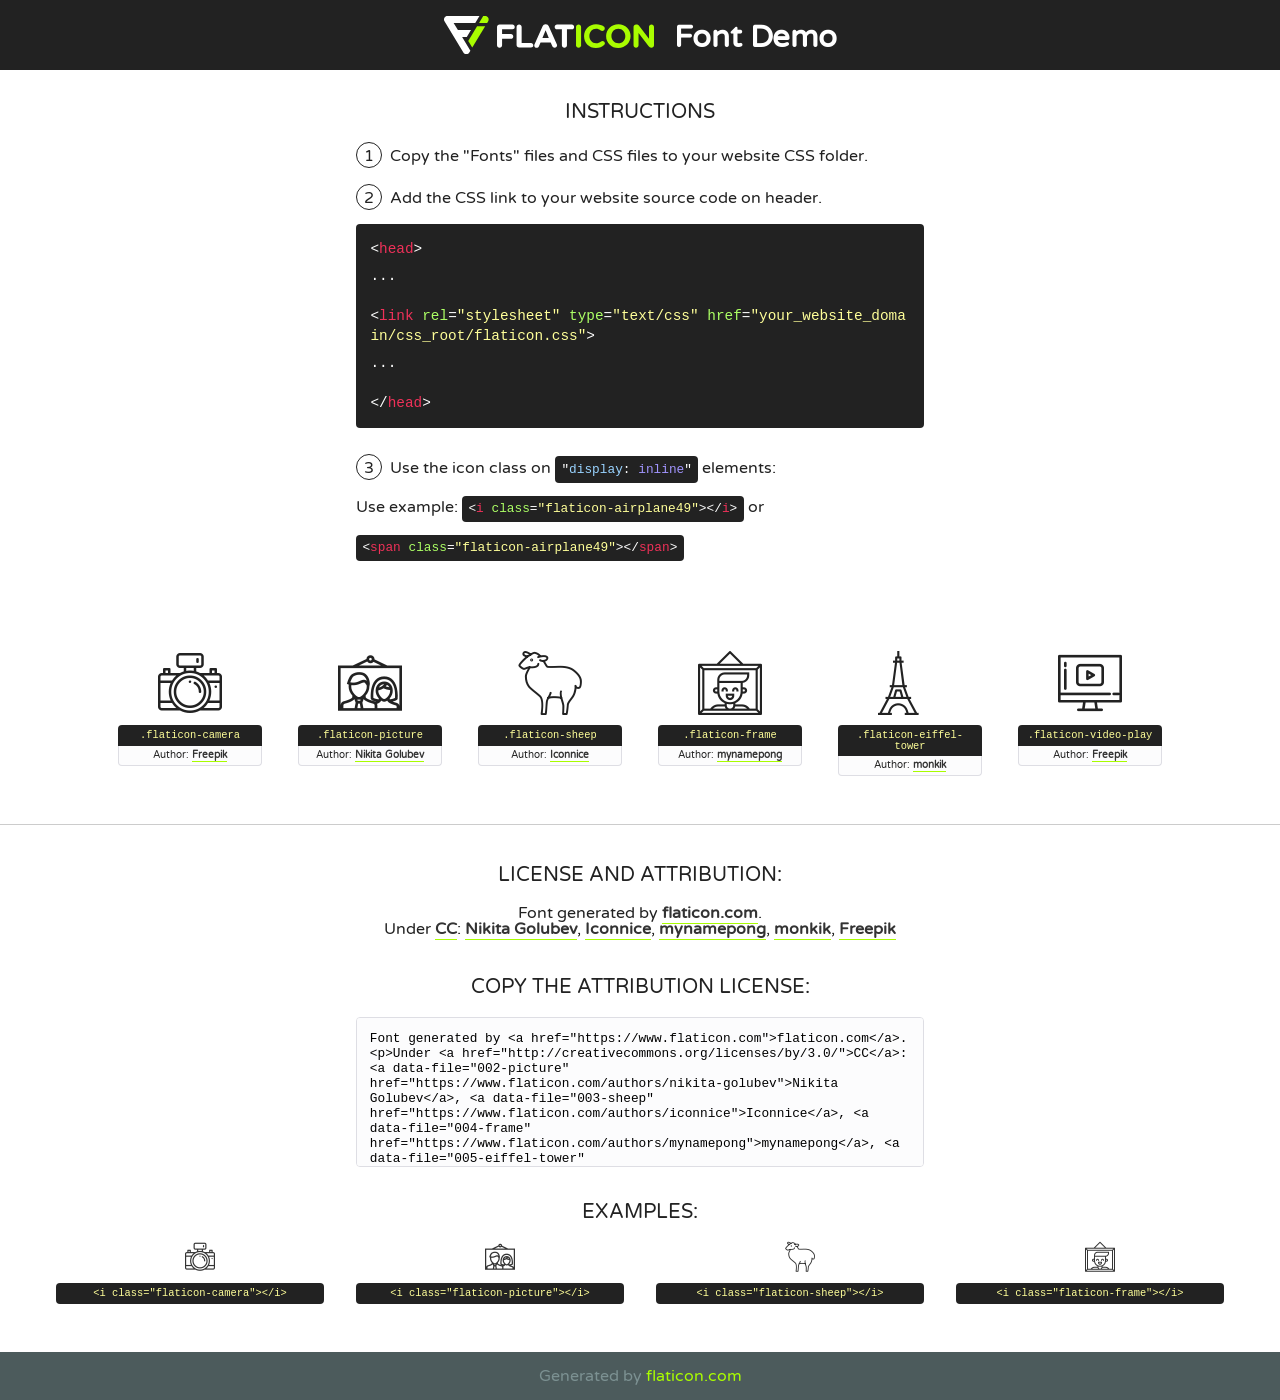
<file: fonts/flaticon/font/flaticon.html>
<!DOCTYPE html>
<!--
  Flaticon icon font: Flaticon
  Creation date: 07/12/2018 03:18
-->
<html>
<!DOCTYPE html>
<html>

<head>
    <title>Flaticon WebFont</title>
    <link href="http://fonts.googleapis.com/css?family=Varela+Round" rel="stylesheet" type="text/css" />
    <link rel="stylesheet" type="text/css" href="flaticon.css">
    <meta charset="UTF-8">
    <style>
    html, body, div, span, applet, object, iframe,
    h1, h2, h3, h4, h5, h6, p, blockquote, pre,
    a, abbr, acronym, address, big, cite, code,
    del, dfn, em, img, ins, kbd, q, s, samp,
    small, strike, strong, sub, sup, tt, var,
    b, u, i, center,
    dl, dt, dd, ol, ul, li,
    fieldset, form, label, legend,
    table, caption, tbody, tfoot, thead, tr, th, td,
    article, aside, canvas, details, embed, 
    figure, figcaption, footer, header, hgroup, 
    menu, nav, output, ruby, section, summary,
    time, mark, audio, video {
        margin: 0;
        padding: 0;
        border: 0;
        font-size: 100%;
        font: inherit;
        vertical-align: baseline;
    }
    /* HTML5 display-role reset for older browsers */
    article, aside, details, figcaption, figure, 
    footer, header, hgroup, menu, nav, section {
        display: block;
    }
    body {
        line-height: 1;
    }
    ol, ul {
        list-style: none;
    }
    blockquote, q {
        quotes: none;
    }
    blockquote:before, blockquote:after,
    q:before, q:after {
        content: '';
        content: none;
    }
    table {
        border-collapse: collapse;
        border-spacing: 0;
    }
    body {
        font-family: 'Varela Round', Helvetica, Arial, sans-serif;
        font-size: 16px;
        color: #222;
    }
    a {
        color: #333;
        border-bottom: 1px solid #a9fd00;
        font-weight: bold;
        text-decoration: none;
    }
    * {
        -moz-box-sizing: border-box;
        -webkit-box-sizing: border-box;
        box-sizing: border-box;
        margin: 0;
        padding: 0;
    }
    [class^="flaticon-"]:before, [class*=" flaticon-"]:before, [class^="flaticon-"]:after, [class*=" flaticon-"]:after {
        font-family: Flaticon;
        font-size: 30px;
        font-style: normal;
        margin-left: 20px;
        color: #333;
    }
    .wrapper {
        max-width: 600px;
        margin: auto;
        padding: 0 1em;
    }
    .title {
        font-size: 1.25em;
        text-align: center;
        margin-bottom: 1em;
        text-transform: uppercase;
    }
    header {
        text-align: center;
        background-color: #222;
        color: #fff;
        padding: 1em;
    }
    header .logo {
        width: 210px;
        height: 38px;
        display: inline-block;
        vertical-align: middle;
        margin-right: 1em;
        border: none;
    }
    header strong {
        font-size: 1.95em;
        font-weight: bold;
        vertical-align: middle;
        margin-top: 5px;
        display: inline-block;
    }
    .demo {
        margin: 2em auto;
        line-height: 1.25em;
    }
    .demo ul li {
        margin-bottom: 1em;
    }
    .demo ul li .num {
        color: #222;
        border-radius: 20px;
        display: inline-block;
        width: 26px;
        padding: 3px;
        height: 26px;
        text-align: center;
        margin-right: 0.5em;
        border: 1px solid #222;
    }
    .demo ul li code {
        background-color: #222;
        border-radius: 4px;
        padding: 0.25em 0.5em;
        display: inline-block;
        color: #fff;
        font-family: Consolas,Monaco,Lucida Console,Liberation Mono,DejaVu Sans Mono,Bitstream Vera Sans Mono,Courier New, monospace;
        font-weight: lighter;
        margin-top: 1em;
        font-size: 0.8em;
        word-break: break-all;
    }
    .demo ul li code.big {
        padding: 1em;
        font-size: 0.9em;
    }
    .demo ul li code .red {
        color: #EF3159;
    }
    .demo ul li code .green {
        color: #ACFF65;
    }
    .demo ul li code .yellow {
        color: #FFFF99;
    }
    .demo ul li code .blue {
        color: #99D3FF;
    }
    .demo ul li code .purple {
        color: #A295FF;
    }
    .demo ul li code .dots {
        margin-top: 0.5em;
        display: block;
    }
    #glyphs {
        border-bottom: 1px solid #ccc;
        padding: 2em 0;
        text-align: center;
    }
    .glyph {
        display: inline-block;
        width: 9em;
        margin: 1em;
        text-align: center;
        vertical-align: top;
        background: #FFF;
    }
    .glyph .glyph-icon {
        padding: 10px;
        display: block;
        font-family:"Flaticon";
        font-size: 64px;
        line-height: 1;
    }
    .glyph .glyph-icon:before {
        font-size: 64px;
        color: #222;
        margin-left: 0;
    }
    .class-name {
        font-size: 0.65em;
        background-color: #222;
        color: #fff;
        border-radius: 4px 4px 0 0;
        padding: 0.5em;
        color: #FFFF99;
        font-family: Consolas,Monaco,Lucida Console,Liberation Mono,DejaVu Sans Mono,Bitstream Vera Sans Mono,Courier New, monospace;
    }
    .author-name {
        font-size: 0.6em;
        background-color: #fcfcfd;
        border: 1px solid #DEDEE4;
        border-top: 0;
        border-radius: 0 0 4px 4px;
        padding: 0.5em;
    }
    .class-name:last-child {
        font-size: 10px;
        color:#888;
    }
    .class-name:last-child a {
        font-size: 10px;
        color:#555;
    }
    .class-name:last-child a:hover {
        color:#a9fd00;
    }
    .glyph > input {
        display: block;
        width: 100px;
        margin: 5px auto;
        text-align: center;
        font-size: 12px;
        cursor: text;
    }
    .glyph > input.icon-input {
        font-family:"Flaticon";
        font-size: 16px;
        margin-bottom: 10px;
    }
    .attribution .title {
        margin-top: 2em;
    }
    .attribution textarea {
        background-color: #fcfcfd;
        padding: 1em;
        border: none;
        box-shadow: none;
        border: 1px solid #DEDEE4;
        border-radius: 4px;
        resize: none;
        width: 100%;
        height: 150px;
        font-size: 0.8em;
        font-family: Consolas,Monaco,Lucida Console,Liberation Mono,DejaVu Sans Mono,Bitstream Vera Sans Mono,Courier New, monospace;
        -webkit-appearance: none;
    }
    .iconsuse {
        margin: 2em auto;
        text-align: center;
        max-width: 1200px;
    }
    .iconsuse:after {
        content: '';
        display: table;
        clear: both;
    }
    .iconsuse .image {
        float: left;
        width: 25%;
        padding: 0 1em;
    }
    .iconsuse .image p {
        margin-bottom: 1em;
    }
    .iconsuse .image span {
        display: block;
        font-size: 0.65em;
        background-color: #222;
        color: #fff;
        border-radius: 4px;
        padding: 0.5em;
        color: #FFFF99;
        margin-top: 1em;
        font-family: Consolas,Monaco,Lucida Console,Liberation Mono,DejaVu Sans Mono,Bitstream Vera Sans Mono,Courier New, monospace;
    }
    #footer {
        text-align: center;
        background-color: #4C5B5C;
        color: #7c9192;
        padding: 1em;
    }
    #footer a {
        border: none;
        color: #a9fd00;
        font-weight: normal;
    }
    @media (max-width: 960px) {
        .iconsuse .image {
            width: 50%;
        }
    }
    @media (max-width: 560px) {
        .iconsuse .image {
            width: 100%;
        }
    }
    </style>
</head>

<body class="characters-off">

    <header>
        <a href="https://www.flaticon.com" target="_blank" class="logo">
            <svg version="1.1" xmlns="http://www.w3.org/2000/svg" xmlns:xlink="http://www.w3.org/1999/xlink" xmlns:a="http://ns.adobe.com/AdobeSVGViewerExtensions/3.0/" viewBox="0 0 560.875 102.036" enable-background="new 0 0 560.875 102.036" xml:space="preserve">
                <defs>
                </defs>
                <g>
                    <g class="letters">
                        <path fill="#ffffff" d="M141.596,29.675c0-3.777,2.985-6.767,6.764-6.767h34.438c3.426,0,6.15,2.728,6.15,6.15
                        c0,3.43-2.724,6.149-6.15,6.149h-27.674v13.091h23.719c3.429,0,6.151,2.724,6.151,6.15c0,3.43-2.723,6.149-6.151,6.149h-23.719
                        v17.574c0,3.773-2.986,6.761-6.764,6.761c-3.779,0-6.764-2.989-6.764-6.761V29.675z"></path>
                        <path fill="#ffffff" d="M193.844,29.149c0-3.781,2.985-6.767,6.764-6.767c3.776,0,6.763,2.985,6.763,6.767v42.957h25.039
                        c3.426,0,6.149,2.726,6.149,6.153c0,3.425-2.723,6.15-6.149,6.15h-31.802c-3.779,0-6.764-2.986-6.764-6.768V29.149z"></path>
                        <path fill="#ffffff" d="M241.891,75.71l21.438-48.407c1.492-3.341,4.215-5.357,7.906-5.357h0.792
                        c3.686,0,6.323,2.017,7.815,5.357l21.439,48.407c0.436,0.967,0.701,1.845,0.701,2.723c0,3.602-2.809,6.501-6.414,6.501
                        c-3.161,0-5.269-1.845-6.499-4.655l-4.132-9.661h-27.059l-4.301,10.102c-1.144,2.631-3.426,4.214-6.237,4.214
                        c-3.517,0-6.24-2.81-6.24-6.325C241.1,77.64,241.451,76.677,241.891,75.71z M279.932,58.666l-8.521-20.297l-8.526,20.297H279.932
                        z"></path>
                        <path fill="#ffffff" d="M314.864,35.387H301.86c-3.429,0-6.239-2.813-6.239-6.238c0-3.429,2.811-6.24,6.239-6.24h39.533
                        c3.426,0,6.237,2.811,6.237,6.24c0,3.425-2.811,6.238-6.237,6.238h-13.001v42.785c0,3.773-2.99,6.761-6.764,6.761
                        c-3.779,0-6.764-2.989-6.764-6.761V35.387z"></path>
                        <path fill="#A9FD00" d="M352.615,29.149c0-3.781,2.985-6.767,6.767-6.767c3.774,0,6.761,2.985,6.761,6.767v49.024
                        c0,3.773-2.987,6.761-6.761,6.761c-3.781,0-6.767-2.989-6.767-6.761V29.149z"></path>
                        <path fill="#A9FD00" d="M374.132,53.836v-0.179c0-17.481,13.178-31.801,32.065-31.801c9.22,0,15.459,2.458,20.557,6.238
                        c1.402,1.054,2.637,2.985,2.637,5.357c0,3.692-2.985,6.59-6.681,6.59c-1.845,0-3.071-0.702-4.044-1.319
                        c-3.776-2.813-7.729-4.393-12.562-4.393c-10.364,0-17.831,8.611-17.831,19.154v0.173c0,10.542,7.291,19.329,17.831,19.329
                        c5.715,0,9.492-1.756,13.359-4.834c1.049-0.874,2.458-1.491,4.039-1.491c3.429,0,6.325,2.813,6.325,6.236
                        c0,2.106-1.056,3.78-2.282,4.834c-5.539,4.834-12.036,7.733-21.878,7.733C387.572,85.464,374.132,71.493,374.132,53.836z"></path>
                        <path fill="#A9FD00" d="M433.009,53.836v-0.179c0-17.481,13.79-31.801,32.766-31.801c18.981,0,32.592,14.143,32.592,31.628v0.173
                        c0,17.483-13.785,31.807-32.769,31.807C446.625,85.464,433.009,71.32,433.009,53.836z M484.224,53.836v-0.179
                        c0-10.539-7.725-19.326-18.626-19.326c-10.893,0-18.449,8.611-18.449,19.154v0.173c0,10.542,7.73,19.329,18.626,19.329
                        C476.676,72.986,484.224,64.378,484.224,53.836z"></path>
                        <path fill="#A9FD00" d="M506.233,29.321c0-3.774,2.99-6.763,6.767-6.763h1.401c3.252,0,5.183,1.583,7.029,3.953l26.093,34.265
                        V29.059c0-3.692,2.99-6.677,6.681-6.677c3.683,0,6.671,2.985,6.671,6.677v48.934c0,3.78-2.987,6.765-6.764,6.765h-0.436
                        c-3.257,0-5.188-1.581-7.034-3.953l-27.056-35.492v32.944c0,3.687-2.985,6.676-6.678,6.676c-3.683,0-6.673-2.989-6.673-6.676
                        V29.321z"></path>
                    </g>
                    <g class="insignia">
                        <path fill="#ffffff" d="M48.372,56.137h12.517l11.156-18.537H37.186L25.688,18.539h57.825L94.668,0H9.271
                        C5.925,0,2.842,1.801,1.198,4.716c-1.644,2.907-1.593,6.482,0.134,9.343l50.38,83.501c1.678,2.781,4.689,4.476,7.938,4.476
                        c3.246,0,6.257-1.695,7.935-4.476l2.898-4.804L48.372,56.137z"></path>
                        <g class="i">
                            <path fill="#A9FD00" d="M93.575,18.539h0.031v0.004l21.652,0.004l2.705-4.488c1.727-2.861,1.778-6.436,0.133-9.343
                            C116.454,1.801,113.371,0,110.026,0h-5.294L93.575,18.539z"></path>
                            <polygon fill="#A9FD00" points="88.291,27.356 64.725,66.486 75.519,84.404 109.942,27.356"></polygon>
                        </g>
                    </g>
                </g>
            </svg>
        </a>
        <strong>Font Demo</strong>
    </header>


    <section class="demo wrapper">

        <p class="title">Instructions</p>

        <ul>
            <li>
                <span class="num">1</span>Copy the "Fonts" files and CSS files to your website CSS folder.
            </li>
            <li>
                <span class="num">2</span>Add the CSS link to your website source code on header.
                <code class="big">
                    &lt;<span class="red">head</span>&gt;
                    <br/><span class="dots">...</span>
                    <br/>&lt;<span class="red">link</span> <span class="green">rel</span>=<span class="yellow">"stylesheet"</span> <span class="green">type</span>=<span class="yellow">"text/css"</span> <span class="green">href</span>=<span class="yellow">"your_website_domain/css_root/flaticon.css"</span>&gt;
                    <br/><span class="dots">...</span>
                    <br/>&lt;/<span class="red">head</span>&gt;
                </code>
            </li>

            <li>
                <p>
                    <span class="num">3</span>Use the icon class on <code>"<span class="blue">display</span>:<span class="purple"> inline</span>"</code> elements:
                    <br />
                    Use example: <code>&lt;<span class="red">i</span> <span class="green">class</span>=<span class="yellow">&quot;flaticon-airplane49&quot;</span>&gt;&lt;/<span class="red">i</span>&gt;</code> or <code>&lt;<span class="red">span</span> <span class="green">class</span>=<span class="yellow">&quot;flaticon-airplane49&quot;</span>&gt;&lt;/<span class="red">span</span>&gt;</code>
            </li>
        </ul>

    </section>




   <section id="glyphs">          
    
      
        <div class="glyph"><div class="glyph-icon flaticon-camera"></div>
            <div class="class-name">.flaticon-camera</div>
            <div class="author-name">Author: <a data-file="001-camera" href="http://www.freepik.com">Freepik</a> </div> 
        </div>        
        
        <div class="glyph"><div class="glyph-icon flaticon-picture"></div>
            <div class="class-name">.flaticon-picture</div>
            <div class="author-name">Author: <a data-file="002-picture" href="https://www.flaticon.com/authors/nikita-golubev">Nikita Golubev</a> </div> 
        </div>        
        
        <div class="glyph"><div class="glyph-icon flaticon-sheep"></div>
            <div class="class-name">.flaticon-sheep</div>
            <div class="author-name">Author: <a data-file="003-sheep" href="https://www.flaticon.com/authors/iconnice">Iconnice</a> </div> 
        </div>        
        
        <div class="glyph"><div class="glyph-icon flaticon-frame"></div>
            <div class="class-name">.flaticon-frame</div>
            <div class="author-name">Author: <a data-file="004-frame" href="https://www.flaticon.com/authors/mynamepong">mynamepong</a> </div> 
        </div>        
        
        <div class="glyph"><div class="glyph-icon flaticon-eiffel-tower"></div>
            <div class="class-name">.flaticon-eiffel-tower</div>
            <div class="author-name">Author: <a data-file="005-eiffel-tower" href="https://www.flaticon.com/authors/monkik">monkik</a> </div> 
        </div>        
        
        <div class="glyph"><div class="glyph-icon flaticon-video-play"></div>
            <div class="class-name">.flaticon-video-play</div>
            <div class="author-name">Author: <a data-file="006-video-play" href="http://www.freepik.com">Freepik</a> </div> 
        </div>        
        

    </section>



    <section class="attribution wrapper"   style="text-align:center;">

      <div class="title">License and attribution:</div><div class="attrDiv">Font generated by <a href="https://www.flaticon.com">flaticon.com</a>. <div><p>Under <a href="http://creativecommons.org/licenses/by/3.0/">CC</a>: <a data-file="002-picture" href="https://www.flaticon.com/authors/nikita-golubev">Nikita Golubev</a>, <a data-file="003-sheep" href="https://www.flaticon.com/authors/iconnice">Iconnice</a>, <a data-file="004-frame" href="https://www.flaticon.com/authors/mynamepong">mynamepong</a>, <a data-file="005-eiffel-tower" href="https://www.flaticon.com/authors/monkik">monkik</a>, <a data-file="001-camera" href="http://www.freepik.com">Freepik</a></p>  </div>
      </div>
      <div class="title">Copy the Attribution License:</div>

    <textarea onclick="this.focus();this.select();">Font generated by &lt;a href=&quot;https://www.flaticon.com&quot;&gt;flaticon.com&lt;/a&gt;. <p>Under <a href="http://creativecommons.org/licenses/by/3.0/">CC</a>: <a data-file="002-picture" href="https://www.flaticon.com/authors/nikita-golubev">Nikita Golubev</a>, <a data-file="003-sheep" href="https://www.flaticon.com/authors/iconnice">Iconnice</a>, <a data-file="004-frame" href="https://www.flaticon.com/authors/mynamepong">mynamepong</a>, <a data-file="005-eiffel-tower" href="https://www.flaticon.com/authors/monkik">monkik</a>, <a data-file="001-camera" href="http://www.freepik.com">Freepik</a></p>  
     </textarea>

    </section>

    <section class="iconsuse">

          <div class="title">Examples:</div>            
             
            <div class="image">
                <p>
                    <i class="glyph-icon flaticon-camera"></i> 
                    <span>&lt;i class=&quot;flaticon-camera&quot;&gt;&lt;/i&gt;</span>
                </p>
            </div>
            
            <div class="image">
                <p>
                    <i class="glyph-icon flaticon-picture"></i> 
                    <span>&lt;i class=&quot;flaticon-picture&quot;&gt;&lt;/i&gt;</span>
                </p>
            </div>
            
            <div class="image">
                <p>
                    <i class="glyph-icon flaticon-sheep"></i> 
                    <span>&lt;i class=&quot;flaticon-sheep&quot;&gt;&lt;/i&gt;</span>
                </p>
            </div>
            
            <div class="image">
                <p>
                    <i class="glyph-icon flaticon-frame"></i> 
                    <span>&lt;i class=&quot;flaticon-frame&quot;&gt;&lt;/i&gt;</span>
                </p>
            </div>
                       
        </div>
                            
    </section>

<div id="footer">
    <div>Generated by <a href="https://www.flaticon.com">flaticon.com</a>
    </div>
</div>



</body>
</html>
</file>
<file: css/refresh.css>
:root{--ink:#17201c;--forest:#16332c;--cream:#f3efe5;--paper:#faf8f2;--clay:#b46039;--line:rgba(23,32,28,.18);--serif:Georgia,'Times New Roman',serif}*{box-sizing:border-box}html{scroll-behavior:smooth}body{margin:0;background:var(--paper);color:var(--ink);font:16px/1.55 Arial,sans-serif}img{display:block;width:100%}a{color:inherit}.skip-link{position:fixed;top:-5rem;z-index:99;background:#fff;padding:1rem}.skip-link:focus{top:1rem}.site-header{height:92px;padding:0 clamp(1.25rem,4vw,4.5rem);display:flex;align-items:center;justify-content:space-between;background:rgba(250,248,242,.97);border-bottom:1px solid var(--line);position:relative;z-index:20}.brand{display:flex;align-items:center;gap:.8rem;text-decoration:none}.brand img{width:64px;height:64px;object-fit:contain}.brand span{display:flex;flex-direction:column;line-height:1}.brand strong{font:700 1.25rem var(--serif)}.brand small{margin-top:.3rem;font-size:.68rem;text-transform:uppercase;letter-spacing:.12em}.site-nav{display:flex;align-items:center;gap:clamp(1.2rem,2vw,2.5rem)}.site-nav a{text-decoration:none;font-size:.72rem;text-transform:uppercase;letter-spacing:.11em;font-weight:bold}.nav-cta{background:var(--forest);color:#fff;padding:.9rem 1.2rem}.menu-toggle{display:none}.hero{min-height:calc(100vh - 92px);height:780px;position:relative;display:flex;align-items:center;color:#fff;overflow:hidden}.hero-image{position:absolute;inset:0;height:100%;object-fit:cover;object-position:center 48%}.hero-shade{position:absolute;inset:0;background:linear-gradient(90deg,rgba(8,18,14,.85),rgba(8,18,14,.52) 48%,rgba(8,18,14,.08) 82%),linear-gradient(0deg,rgba(8,18,14,.42),transparent 45%)}.hero-content{position:relative;z-index:2;width:min(760px,88%);margin-left:clamp(1.5rem,8vw,9rem);padding-bottom:4rem}.eyebrow,.section-number{margin:0 0 1.5rem;font-size:.68rem;text-transform:uppercase;letter-spacing:.2em;font-weight:bold}.hero h1{margin:0;font:400 clamp(4rem,8.2vw,8.5rem)/.82 var(--serif);letter-spacing:-.055em}.hero h1 em{color:#dfb986;font-weight:400}.hero-copy{max-width:620px;font-size:clamp(1.05rem,1.6vw,1.32rem);margin:2.3rem 0}.hero-actions{display:flex;align-items:center;gap:2rem;flex-wrap:wrap}.button{padding:1.1rem 1.5rem;background:var(--cream);color:var(--ink);text-decoration:none;text-transform:uppercase;font-size:.7rem;font-weight:bold;letter-spacing:.12em}.text-link{display:inline-flex;gap:.7rem;border-bottom:1px solid;text-decoration:none;font-size:.8rem;font-weight:bold;padding-bottom:.25rem}.light{color:#fff}.hero-proof{position:absolute;z-index:2;right:clamp(1.5rem,4vw,4.5rem);bottom:2rem;display:flex}.hero-proof span{min-width:145px;padding:.8rem 1.25rem;border-left:1px solid rgba(255,255,255,.4);font-size:.62rem;text-transform:uppercase;letter-spacing:.12em}.hero-proof strong{display:block;font:400 1.45rem var(--serif);text-transform:none;letter-spacing:0}.section-pad{padding:clamp(5rem,10vw,9rem) clamp(1.5rem,8vw,9rem)}.intro,.services{background:var(--cream)}.intro-grid{display:grid;grid-template-columns:1.35fr .65fr;gap:clamp(3rem,8vw,9rem)}h2{margin:0;font:400 clamp(2.8rem,5.5vw,6rem)/.97 var(--serif);letter-spacing:-.045em}.lede{font:400 clamp(1.35rem,2vw,1.8rem)/1.35 var(--serif)}.work-heading{padding-bottom:4rem}.project{min-height:720px;display:grid;grid-template-columns:1.2fr .8fr;grid-template-rows:1fr 1fr;border-top:1px solid var(--line)}.project+.project{margin-top:clamp(4rem,8vw,8rem)}.project-image{overflow:hidden;background:#ddd}.project-image img{height:100%;object-fit:cover;transition:transform .8s}.project-image:hover img{transform:scale(1.025)}.project-image.tall{grid-row:1/3}.project-copy{padding:clamp(2rem,5vw,5.5rem);display:flex;flex-direction:column;justify-content:center;background:var(--forest);color:#fff}.project-copy h3{font:400 clamp(2rem,3.4vw,3.6rem)/1.02 var(--serif);letter-spacing:-.035em;margin:1rem 0}.project-copy p{color:rgba(255,255,255,.75)}.project-type{font-size:.65rem;font-weight:bold;text-transform:uppercase;letter-spacing:.17em;color:#dfb986}.project-copy ul{list-style:none;padding:0;display:flex;flex-wrap:wrap;gap:.5rem}.project-copy li{border:1px solid rgba(255,255,255,.3);padding:.35rem .55rem;font-size:.62rem;text-transform:uppercase;letter-spacing:.08em}.project .detail{min-height:300px}.reverse{grid-template-columns:.8fr 1.2fr}.reverse .tall{grid-column:2}.reverse .project-copy,.reverse .detail{grid-column:1}.reverse .project-copy{grid-row:1;background:#6c3f2d}.reverse .detail{grid-row:2}.blue .project-copy{background:#46545a}.services-intro{display:grid;grid-template-columns:1fr 1fr;gap:7vw}.services-intro .section-number{grid-column:1/-1}.services-intro>p:last-child{align-self:end;max-width:480px}.service-list{margin-top:5rem;border-top:1px solid var(--line)}.service-list article{display:grid;grid-template-columns:70px .8fr 1fr;gap:2rem;align-items:baseline;padding:2rem 0;border-bottom:1px solid var(--line)}.service-list article>span{font-size:.7rem;color:var(--clay);font-weight:bold}.service-list h3{margin:0;font:400 clamp(1.5rem,2.4vw,2.4rem) var(--serif)}.service-list p{margin:0}.fit-note{max-width:860px;margin:3rem 0 0 auto;padding-left:2rem;border-left:3px solid var(--clay)}.process{background:var(--forest);color:#fff;display:grid;grid-template-columns:.8fr 1.2fr;gap:8vw}.steps{margin:0;padding:0;list-style:none;border-top:1px solid rgba(255,255,255,.25)}.steps li{display:grid;grid-template-columns:60px 1fr;gap:1rem;padding:2.2rem 0;border-bottom:1px solid rgba(255,255,255,.25)}.steps li>span{color:#dfb986;font-size:.7rem}.steps h3{margin:0;font:400 1.8rem var(--serif)}.steps p{margin:.5rem 0 0;color:rgba(255,255,255,.7)}.about{display:grid;grid-template-columns:1fr 1fr}.about-image{min-height:720px}.about-image img{height:100%;object-fit:cover}.about-copy{padding:clamp(4rem,8vw,8rem);display:flex;flex-direction:column;justify-content:center}.license{margin-top:2rem;padding:1.4rem 0;border-block:1px solid var(--line);display:flex;justify-content:space-between;gap:1rem}.license span{font-size:.68rem;text-transform:uppercase;letter-spacing:.12em}.contact{background:#d6a878;display:grid;grid-template-columns:1fr 1fr;gap:8vw}.contact-options{border-top:1px solid rgba(23,32,28,.4)}.contact-options>*{position:relative;display:flex;flex-direction:column;padding:2rem 3rem 2rem 0;border-bottom:1px solid rgba(23,32,28,.4);text-decoration:none}.contact-options span{font-size:.65rem;text-transform:uppercase;letter-spacing:.15em;font-weight:bold}.contact-options strong{margin-top:.5rem;font:400 clamp(1.25rem,2vw,2rem) var(--serif);overflow-wrap:anywhere}.contact-options b{position:absolute;right:.5rem;top:50%}.contact-options small{margin-top:.7rem}footer{min-height:260px;background:#111814;color:#fff;padding:3rem clamp(1.5rem,8vw,9rem);display:grid;grid-template-columns:150px 1fr auto;gap:3rem;align-items:center}footer img{width:120px;height:120px;object-fit:contain;background:#fff;border-radius:50%}footer p{color:rgba(255,255,255,.65)}footer a{color:#fff}
@media(max-width:900px){.site-header{height:76px}.brand img{width:52px;height:52px}.menu-toggle{display:flex;width:44px;height:44px;padding:10px;border:0;background:transparent;flex-direction:column;gap:5px;justify-content:center}.menu-toggle span{height:2px;background:var(--ink)}.menu-toggle i{position:absolute;width:1px;height:1px;overflow:hidden}.site-nav{display:none;position:absolute;top:76px;left:0;right:0;padding:2rem;background:var(--paper);flex-direction:column;align-items:stretch}.site-nav.is-open{display:flex}.site-nav a{padding:.7rem}.hero{min-height:720px;height:calc(100svh - 76px)}.hero-content{margin:0 1.5rem;padding-bottom:6rem}.hero h1{font-size:clamp(3.5rem,15vw,6rem)}.hero-proof{left:1.5rem;right:1.5rem}.hero-proof span{min-width:125px;padding:.7rem}.intro-grid,.services-intro,.process,.contact{grid-template-columns:1fr}.project,.reverse,.about{grid-template-columns:1fr;grid-template-rows:auto}.project-image.tall,.reverse .tall,.reverse .project-copy,.reverse .detail{grid-column:auto;grid-row:auto}.project-image.tall{min-height:560px}.project .detail{min-height:350px}.project-copy{min-height:460px}.services-intro>p:last-child{margin-top:2rem}.about-image{min-height:600px}.contact-options{margin-top:2rem}}
@media(max-width:600px){.hero-image{object-position:58% center}.hero-actions{align-items:flex-start;flex-direction:column;gap:1rem}.hero-proof{bottom:.7rem}.hero-proof span:nth-child(3){display:none}.section-pad{padding-left:1.25rem;padding-right:1.25rem}.project-image.tall{min-height:430px}.project-copy{padding:2.5rem 1.25rem}.service-list article{grid-template-columns:36px 1fr;gap:.5rem}.service-list article p{grid-column:2}.about-image{min-height:420px}.about-copy{padding:4rem 1.25rem}.license{flex-direction:column}footer{grid-template-columns:90px 1fr;gap:1.5rem}footer img{width:80px;height:80px}footer p:last-child{grid-column:1/-1}}
@media(prefers-reduced-motion:reduce){html{scroll-behavior:auto}*{transition:none!important}}
.services-intro{column-gap:7vw;row-gap:0}
.services .service-list{margin-top:2.25rem}
.section-pad{padding-top:clamp(3.75rem,6vw,6rem);padding-bottom:clamp(3.75rem,6vw,6rem)}
.work-heading{padding-bottom:2.75rem}
.project{min-height:620px}
.project+.project{margin-top:3.5rem}
.about-image{min-height:600px}
@media(max-width:900px){.project-image.tall{min-height:480px}.project-copy{min-height:400px}.about-image{min-height:500px}}
@media(max-width:600px){.section-pad{padding-top:3.25rem;padding-bottom:3.25rem}.project-image.tall{min-height:380px}.project-copy{min-height:360px}.about-image{min-height:360px}.services .service-list{margin-top:1.5rem}}
.section-pad{padding-top:clamp(3.25rem,4vw,4.75rem);padding-bottom:clamp(3.25rem,4vw,4.75rem)}
.work-heading{padding-bottom:2.25rem}
.project{min-height:560px}
.project+.project{margin-top:2.25rem}
.about-image{min-height:520px}
@media(max-width:900px){.project-image.tall{min-height:440px}.project-copy{min-height:370px}.about-image{min-height:440px}}
@media(max-width:600px){.section-pad{padding-top:2.75rem;padding-bottom:2.75rem}.project-image.tall{min-height:350px}.project-copy{min-height:340px}.about-image{min-height:340px}}
</file>
<file: fonts/flaticon/font/flaticon.css>
/*
  	Flaticon icon font: Flaticon
  	Creation date: 07/12/2018 03:18
  	*/

@font-face {
  font-family: "Flaticon";
  src: url("./Flaticon.eot");
  src: url("./Flaticon.eot?#iefix") format("embedded-opentype"),
       url("./Flaticon.woff") format("woff"),
       url("./Flaticon.ttf") format("truetype"),
       url("./Flaticon.svg#Flaticon") format("svg");
  font-weight: normal;
  font-style: normal;
}

@media screen and (-webkit-min-device-pixel-ratio:0) {
  @font-face {
    font-family: "Flaticon";
    src: url("./Flaticon.svg#Flaticon") format("svg");
  }
}

[class^="flaticon-"]:before, [class*=" flaticon-"]:before,
[class^="flaticon-"]:after, [class*=" flaticon-"]:after {   
  font-family: Flaticon;
  
  font-style: normal;
  font-weight: normal;
  font-variant: normal;
  text-transform: none;
  line-height: 1;

  /* Better Font Rendering =========== */
  -webkit-font-smoothing: antialiased;
  -moz-osx-font-smoothing: grayscale;
}

.flaticon-camera:before { content: "\f100"; }
.flaticon-picture:before { content: "\f101"; }
.flaticon-sheep:before { content: "\f102"; }
.flaticon-frame:before { content: "\f103"; }
.flaticon-eiffel-tower:before { content: "\f104"; }
.flaticon-video-play:before { content: "\f105"; }
</file>
